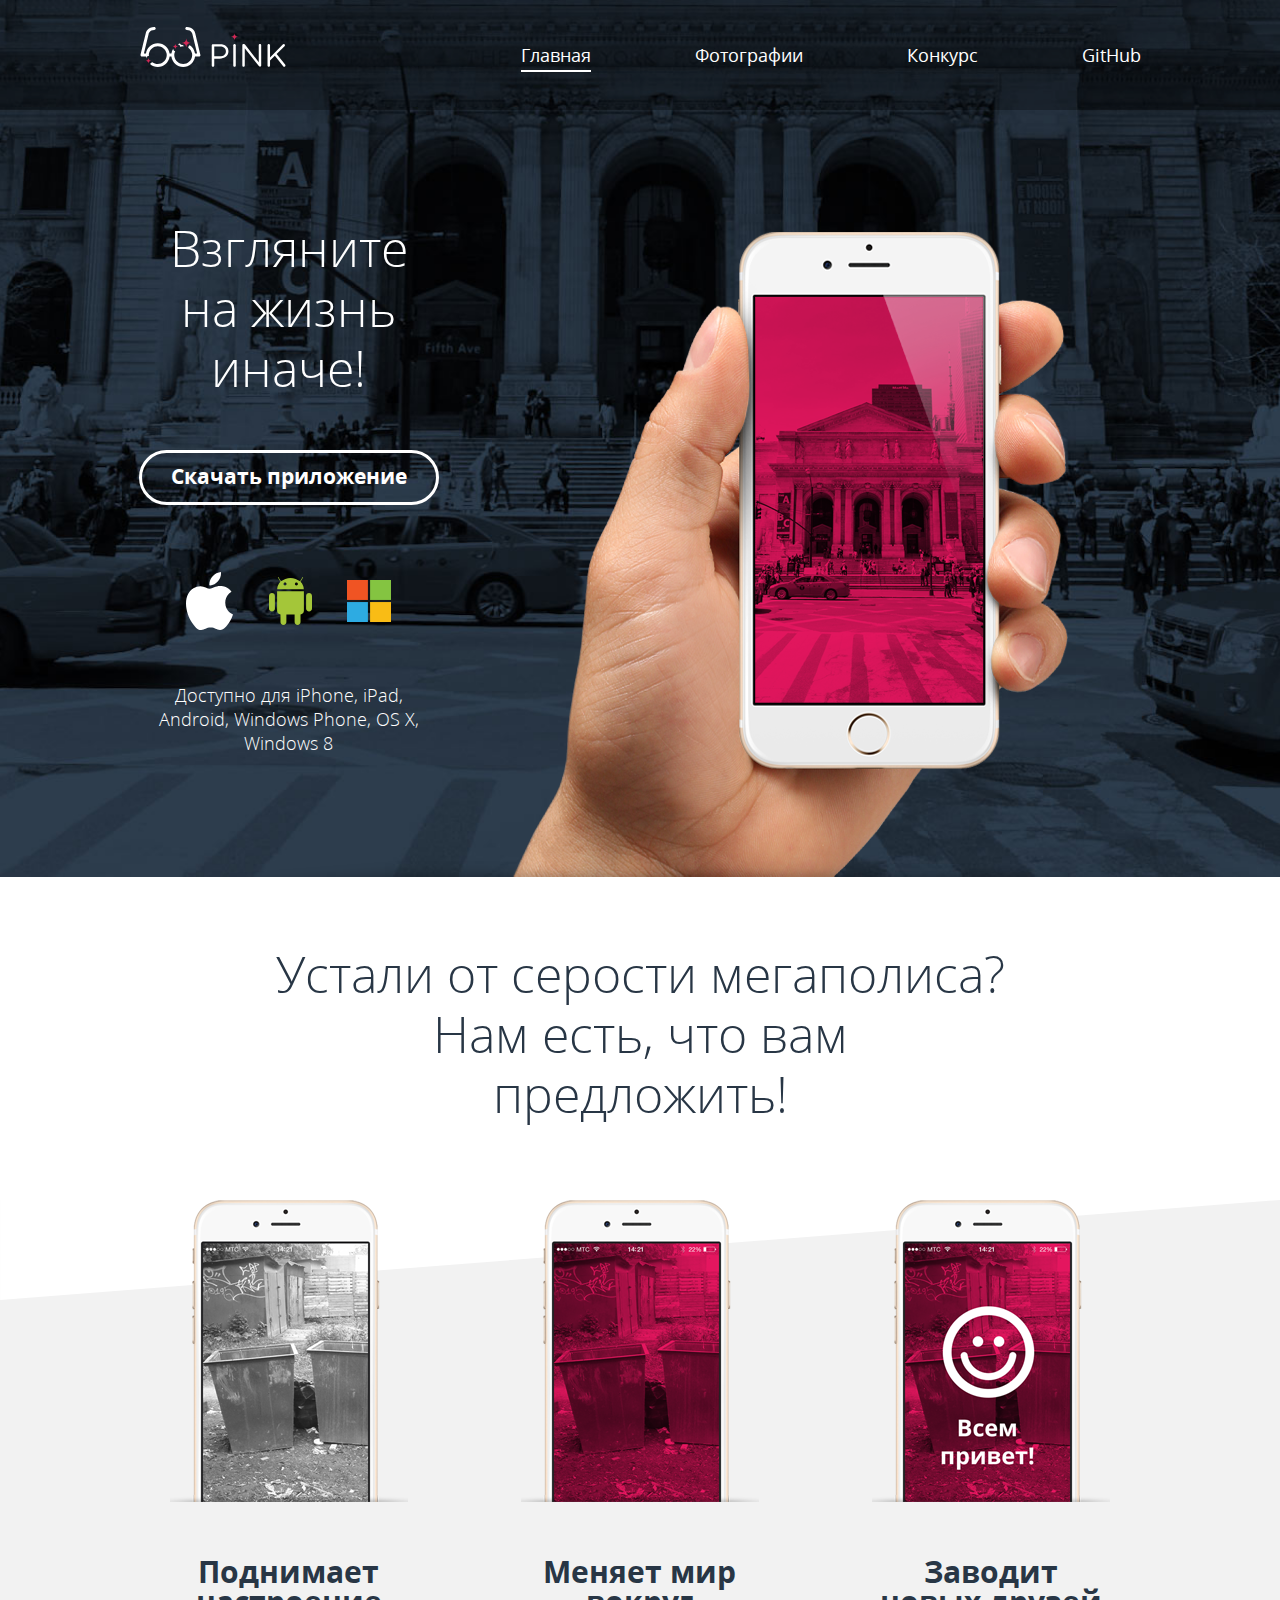
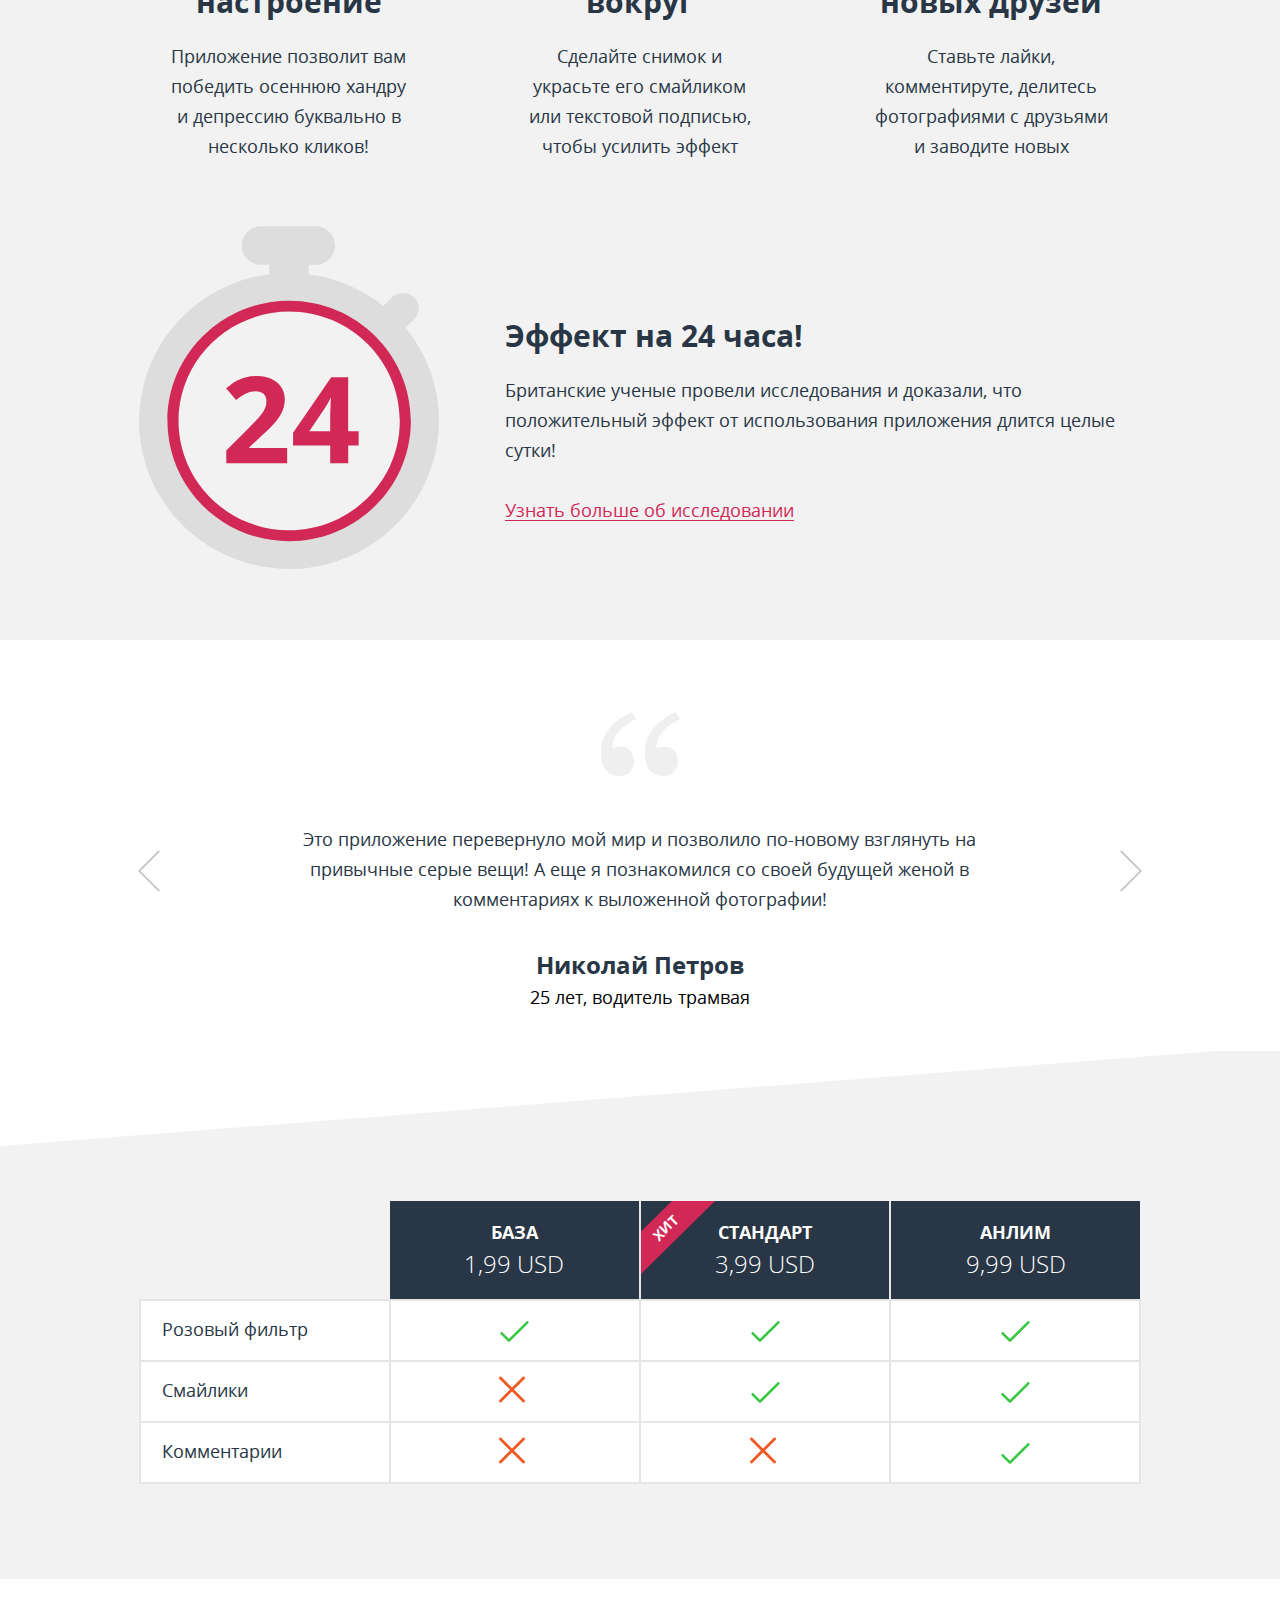
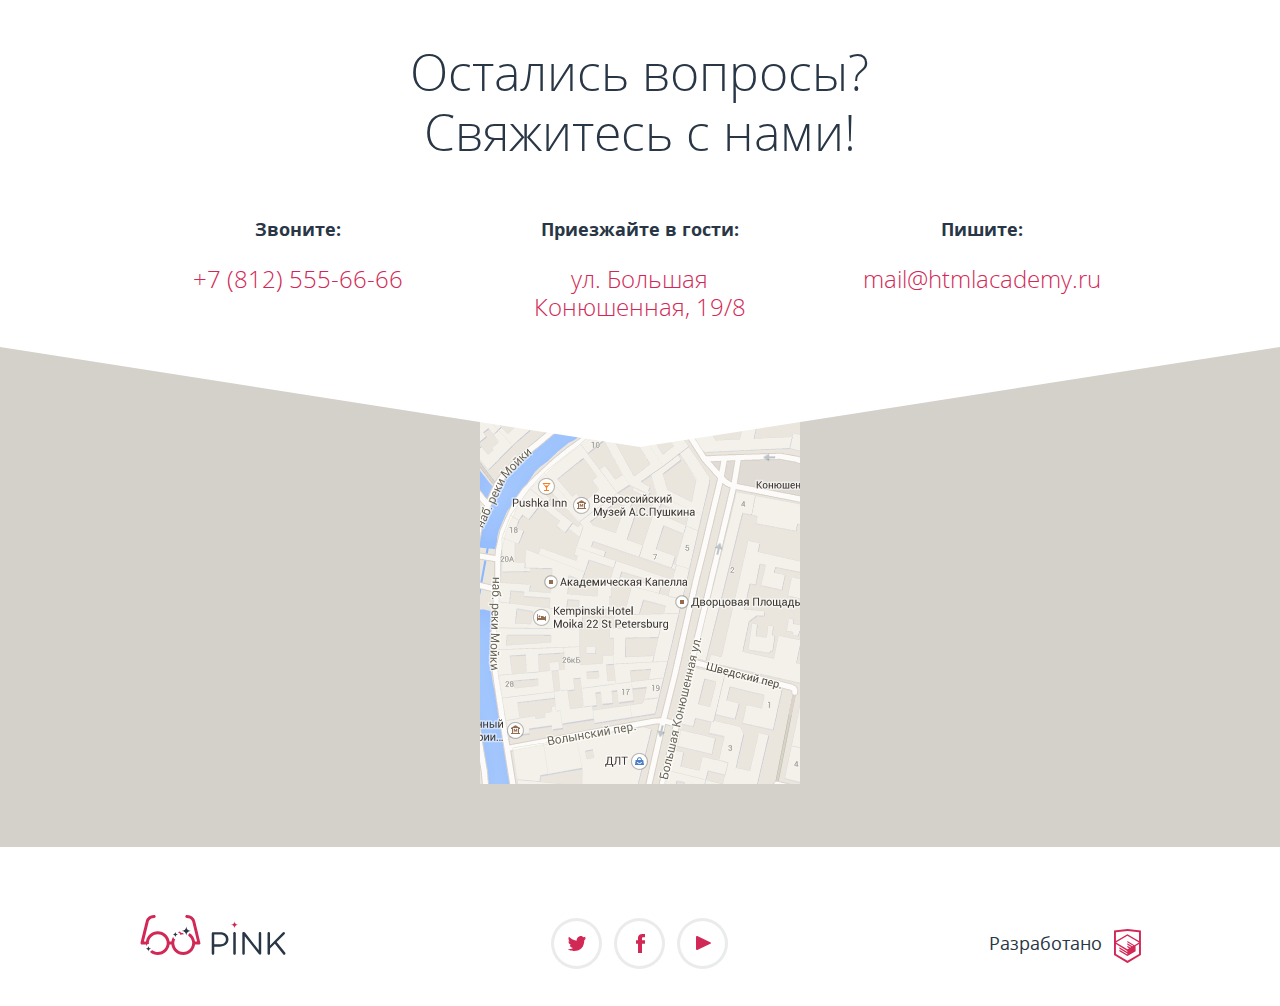
<file: index.html>
<!DOCTYPE html>
<html lang="ru">
  <head>
    <meta charset="UTF-8">
    <meta name="viewport" content="width=device-width, initial-scale=1">
    <title>Pink</title>
    <link rel="stylesheet" href="css/normalize.min.css">
    <link rel="stylesheet" href="css/style.min.css">
  </head>
  <body>
    <svg version="1.1" style="display: none">
      <symbol viewBox="0 0 42.084 47.041" id="android-logo">
        <path fill="#A4C639" d="M34.144,14.009H7.945c-0.009,0.11-0.018,0.22-0.018,0.333v18.755c0,1.926,1.457,3.49,3.316,3.627v7.434 c0,1.594,1.291,2.885,2.885,2.885c1.593,0,2.885-1.291,2.885-2.885v-7.42h8.058v7.42c0,1.594,1.291,2.885,2.885,2.885 c1.595,0,2.886-1.291,2.886-2.885v-7.434c1.858-0.137,3.315-1.701,3.315-3.627V14.342C34.157,14.229,34.153,14.119,34.144,14.009z"></path>
        <path id="c-4-9-2-9-2-9" fill="#A4C639" d="M2.886,15.679L2.886,15.679c1.593,0,2.886,1.292,2.886,2.885v12.378 c0,1.595-1.292,2.886-2.886,2.886l0,0C1.292,33.828,0,32.537,0,30.942V18.564C0,16.97,1.292,15.679,2.886,15.679z"></path>
        <path id="c-4-1-7-3-8-4" fill="#A4C639" d="M39.198,15.679L39.198,15.679c1.595,0,2.886,1.292,2.886,2.885v12.378 c0,1.595-1.291,2.886-2.886,2.886l0,0c-1.594,0-2.885-1.291-2.885-2.886V18.564C36.313,16.97,37.604,15.679,39.198,15.679z"></path>
        <path fill="#A4C639" d="M8.03,11.967h26.026c-0.039-2.783-1.234-5.322-3.187-7.275l2.446-4.235c0.082-0.146,0.031-0.331-0.112-0.415 c-0.146-0.084-0.331-0.034-0.415,0.111L30.416,4.26c-2.052-1.853-6.249-3.4-9.374-3.4l0,0c-3.016,0-7.322,1.547-9.374,3.4 L9.296,0.152C9.213,0.007,9.027-0.042,8.881,0.041C8.736,0.125,8.686,0.311,8.77,0.456l2.445,4.235 C9.265,6.645,8.068,9.184,8.03,11.967z M25.323,6.804c-0.002-0.805,0.664-1.46,1.488-1.462c0.826-0.002,1.494,0.648,1.498,1.454 c0,0.002,0,0.005,0,0.008c0.002,0.805-0.664,1.46-1.49,1.462c-0.823,0.002-1.493-0.649-1.496-1.454 C25.323,6.81,25.323,6.807,25.323,6.804z M14.18,6.804c-0.001-0.805,0.665-1.46,1.489-1.462c0.824-0.002,1.494,0.648,1.497,1.454 c0,0.002,0,0.005,0,0.008c0.002,0.805-0.664,1.46-1.488,1.462c-0.825,0.002-1.495-0.649-1.498-1.454 C14.18,6.81,14.18,6.807,14.18,6.804z"></path>
      </symbol>
      <symbol viewBox="0 0 46.21 56.753" id="apple-logo">
        <path fill="#FFFFFF" d="M38.593,30.15c0.081,8.59,7.535,11.447,7.617,11.483c-0.062,0.202-1.19,4.073-3.927,8.072 c-2.365,3.457-4.82,6.901-8.688,6.973c-3.799,0.07-5.021-2.253-9.365-2.253c-4.344,0-5.702,2.182-9.298,2.323 c-3.733,0.142-6.576-3.739-8.961-7.184c-4.875-7.046-8.598-19.91-3.597-28.593c2.484-4.313,6.925-7.043,11.743-7.114 c3.666-0.069,7.126,2.466,9.366,2.466c2.241,0,6.444-3.049,10.865-2.601c1.85,0.077,7.044,0.747,10.38,5.629 C44.459,19.519,38.531,22.971,38.593,30.15 M31.453,9.062C33.435,6.662,34.769,3.323,34.405,0c-2.857,0.115-6.312,1.904-8.36,4.302 c-1.837,2.123-3.445,5.521-3.011,8.778C26.218,13.326,29.47,11.461,31.453,9.062"></path>
      </symbol>
      <symbol viewBox="0 0 43.922 41.992" id="microsoft-logo">
        <path id="path5058" fill="#F05423" d="M20.874,19.953H0V0h20.874V19.953z"></path>
        <path id="path5060" fill="#84C441" d="M43.922,19.953H23.049V0h20.873V19.953z"></path>
        <path id="path5062" fill="#2DABE2" d="M20.873,41.992H0V22.04h20.873V41.992z"></path>
        <path id="path5064" fill="#F9BC15" d="M43.922,41.992H23.049V22.04h20.873V41.992z"></path>
      </symbol>
      <symbol viewBox="0 0 49.945 24.007" id="icon-menu-burger">
        <g id="miu">
          <g id="editor_list_view_hambuger_menu_glyph">
            <g>
              <path id="path-1" d="M1.137,0C0.51,0,0,0.428,0,1.01v1.981c0,0.558,0.494,1.01,1.139,1.01h47.671
                c0.628,0,1.138-0.428,1.138-1.01V1.01c0-0.558-0.494-1.01-1.138-1.01H1.137z M1.137,10.003C0.51,10.003,0,10.431,0,11.013v1.98
                c0,0.557,0.494,1.01,1.139,1.01h47.671c0.628,0,1.138-0.428,1.138-1.01v-1.98c0-0.558-0.494-1.01-1.138-1.01H1.137z
                 M1.137,20.005C0.51,20.005,0,20.434,0,21.016v1.981c0,0.557,0.494,1.01,1.139,1.01h47.671c0.628,0,1.138-0.428,1.138-1.01
                v-1.981c0-0.558-0.494-1.011-1.138-1.011H1.137z"></path>
            </g>
            <g>
              <path id="path-1_1_" d="M1.137,0C0.51,0,0,0.428,0,1.01v1.981c0,0.558,0.494,1.01,1.139,1.01h47.671
                c0.628,0,1.138-0.428,1.138-1.01V1.01c0-0.558-0.494-1.01-1.138-1.01H1.137z M1.137,10.003C0.51,10.003,0,10.431,0,11.013v1.98
                c0,0.557,0.494,1.01,1.139,1.01h47.671c0.628,0,1.138-0.428,1.138-1.01v-1.98c0-0.558-0.494-1.01-1.138-1.01H1.137z
                 M1.137,20.005C0.51,20.005,0,20.434,0,21.016v1.981c0,0.557,0.494,1.01,1.139,1.01h47.671c0.628,0,1.138-0.428,1.138-1.01
                v-1.981c0-0.558-0.494-1.011-1.138-1.011H1.137z"></path>
            </g>
          </g>
        </g>
      </symbol>
      <symbol viewBox="0 0 23.867 23.867" id="icon-menu-cross">
        <path d="M15.087,11.933l8.56-8.559c0.293-0.293,0.293-0.768,0-1.061L21.554,0.22C21.414,0.079,21.223,0,21.023,0 c-0.199,0-0.391,0.079-0.529,0.22l-8.561,8.56l-8.56-8.56c-0.282-0.282-0.78-0.282-1.061,0L0.22,2.313 c-0.293,0.293-0.293,0.768,0,1.061l8.56,8.559l-8.56,8.559c-0.293,0.293-0.293,0.768,0,1.062l2.093,2.094 c0.141,0.142,0.331,0.22,0.53,0.22c0.199,0,0.39-0.078,0.53-0.22l8.561-8.56l8.56,8.56c0.141,0.142,0.332,0.22,0.53,0.22 c0.199,0,0.39-0.078,0.53-0.22l2.093-2.094c0.293-0.294,0.293-0.769,0-1.062L15.087,11.933z"></path>
      </symbol>
      <symbol viewBox="0 0 74 73" id="hit_ribbon">
        <image id="hit_ribbon_img" data-name="hit ribbon" width="74" height="73" xmlns:xlink="http://www.w3.org/1999/xlink" xlink:href="[data-uri]"></image>
      </symbol>
      <symbol viewBox="-82.357 4.875 21.698 16.09" id="icon-yes">
        <path d="M-60.953,5.167c-0.391-0.391-1.023-0.391-1.414,0L-75.75,18.551l-4.9-4.9c-0.391-0.391-1.023-0.391-1.414,0 s-0.391,1.023,0,1.414l5.607,5.607c0.195,0.195,0.451,0.293,0.707,0.293s0.512-0.098,0.707-0.293l14.09-14.09 C-60.562,6.191-60.562,5.558-60.953,5.167z"></path>
      </symbol>
      <symbol viewBox="0 0 26.752 26.752" id="icon-no">
        <path d="M15.497,13.376L26.312,2.562c0.586-0.585,0.586-1.535,0-2.121s-1.535-0.586-2.121,0L13.376,11.255L2.562,0.439 c-0.586-0.586-1.535-0.586-2.121,0c-0.586,0.585-0.586,1.535,0,2.121l10.814,10.815L0.439,24.19c-0.586,0.586-0.586,1.535,0,2.121 c0.293,0.293,0.677,0.439,1.061,0.439s0.768-0.146,1.061-0.439l10.815-10.814L24.19,26.312c0.293,0.293,0.677,0.439,1.061,0.439 s0.768-0.146,1.061-0.439c0.586-0.586,0.586-1.535,0-2.121L15.497,13.376z"></path>
      </symbol>
      <symbol viewBox="0 0 21.706 41.719" id="icon-arrow-right">
        <path d="M19.661,20.859L0.248,1.446c-0.331-0.331-0.331-0.867,0-1.198c0.33-0.331,0.867-0.331,1.197,0l20.013,20.012 c0.33,0.33,0.33,0.867,0,1.197L1.445,41.471c-0.164,0.165-0.382,0.248-0.599,0.248s-0.434-0.083-0.599-0.248 c-0.331-0.331-0.331-0.867,0-1.198L19.661,20.859z"></path>
      </symbol>
      <symbol viewBox="0 0 21.706 41.719" id="icon-arrow-left">
        <path d="M2.045,20.859L21.458,1.446c0.331-0.331,0.331-0.867,0-1.198c-0.33-0.331-0.867-0.331-1.197,0L0.248,20.261 c-0.331,0.33-0.331,0.867,0,1.197l20.013,20.013c0.164,0.165,0.382,0.248,0.599,0.248s0.434-0.083,0.599-0.248 c0.331-0.331,0.331-0.867,0-1.198L2.045,20.859z"></path>
      </symbol>
      <symbol viewBox="0 0 17.5 14.663" id="icon-twitter">
        <g id="W6EeEF_1_">
          <g>
            <path fill-rule="evenodd" clip-rule="evenodd" d="M11.283,0.153c1.736-0.485,3.074,0.263,3.685,1.151
              c0.694-0.226,1.372-0.47,2.072-0.691c-0.004,0.841-0.538,1.478-0.883,1.727C16.861,2.506,17.5,1.86,17.5,1.86
              c-0.175,0.976-1.035,1.746-1.611,1.977C15.65,10.429,12.617,14.793,5.507,14.66c-0.538,0,0.077,0-0.46,0
              c-0.422,0-4.29-0.45-5.047-1.843c2.341,0.192,4.011-0.412,4.835-1.15c-0.989-0.293-2.761-0.464-3.07-2.881
              c0.362,0.105,0.583,0.223,1.228,0.117C1.757,8.067,0.385,7.366,0.461,5.218c0.294,0.32,1.1,0.523,1.381,0.461
              c-0.725-0.235-2.03-3.281-0.921-4.836C2.794,2.654,4.769,4.364,8.29,4.528C8.506,2.288,9.461,0.787,11.283,0.153z"></path>
          </g>
        </g>
      </symbol>
      <symbol viewBox="0 0 8.673 18.944" id="icon-facebook">
        <path d="M6.275,3.357c0.799,0,1.599,0,2.398,0c0-1.119,0-2.238,0-3.357c-0.959,0-1.92,0-2.878,0C2.656,0.181,1.54,2.387,1.948,6.115 H0v3.517h1.958c0,3.104,0,6.208,0,9.312c1.279,0,2.558,0,3.837,0c0-3.104,0-6.208,0-9.312h2.857V6.115H5.786 C5.765,5.07,5.75,3.709,6.275,3.357z"></path>
      </symbol>
      <symbol viewBox="0 0 14.64 13.96" id="icon-youtube">
        <path d="M1.775,13.78C0.799,14.257,0,13.758,0,12.671V1.29c0-1.088,0.799-1.585,1.775-1.109l12.133,5.932 c0.975,0.478,0.975,1.258,0,1.736L1.775,13.78z"></path>
      </symbol>
      <symbol viewBox="0 0 74.426 22.859" id="logo-pink-white-mobile">
        <g>
          <path d="M0,1.449c0-0.708,0.58-1.288,1.256-1.288h7.18c5.087,0,8.436,2.704,8.436,7.147v0.064 c0,4.861-4.057,7.373-8.854,7.373H2.544v6.825c0,0.708-0.58,1.288-1.288,1.288C0.58,22.859,0,22.279,0,21.571V1.449z M8.114,12.428 c3.734,0,6.182-1.996,6.182-4.958V7.405c0-3.22-2.415-4.894-6.054-4.894H2.544v9.917H8.114z"></path>
          <path d="M21.729,1.288C21.729,0.58,22.308,0,22.983,0c0.709,0,1.288,0.58,1.288,1.288v20.283 c0,0.708-0.579,1.288-1.288,1.288c-0.676,0-1.255-0.58-1.255-1.288V1.288z"></path>
          <path d="M30.87,1.32c0-0.676,0.579-1.256,1.256-1.256h0.354c0.58,0,0.934,0.29,1.288,0.74l13.684,17.45V1.256 C47.451,0.58,47.998,0,48.707,0c0.676,0,1.223,0.58,1.223,1.256v20.348c0,0.676-0.482,1.191-1.158,1.191h-0.129 c-0.548,0-0.934-0.322-1.32-0.772L33.349,4.153v17.45c0,0.676-0.547,1.256-1.255,1.256c-0.677,0-1.224-0.58-1.224-1.256V1.32z"></path>
          <path d="M56.3,1.288C56.3,0.58,56.879,0,57.556,0c0.708,0,1.287,0.58,1.287,1.288v12.331L71.689,0.451 C71.979,0.193,72.269,0,72.688,0c0.676,0,1.224,0.612,1.224,1.256c0,0.354-0.161,0.644-0.419,0.901l-7.984,7.92l8.564,10.561 c0.225,0.29,0.354,0.547,0.354,0.934c0,0.676-0.579,1.288-1.287,1.288c-0.483,0-0.806-0.258-1.03-0.58l-8.403-10.463l-4.862,4.861 v4.894c0,0.708-0.579,1.288-1.287,1.288c-0.677,0-1.256-0.58-1.256-1.288V1.288z"></path>
        </g>
      </symbol>
      <symbol viewBox="0 0 146.3 40.375" id="logo-pink-white-tablet">
        <g>
          <path d="M71.874,18.661c0-0.708,0.58-1.288,1.256-1.288h7.18c5.087,0,8.436,2.704,8.436,7.146v0.064 c0,4.861-4.057,7.373-8.854,7.373h-5.475v6.825c0,0.708-0.58,1.288-1.288,1.288c-0.676,0-1.256-0.58-1.256-1.288V18.661z M79.988,29.641c3.734,0,6.182-1.996,6.182-4.959v-0.063c0-3.22-2.414-4.894-6.053-4.894h-5.699v9.917H79.988L79.988,29.641z"></path>
          <path d="M93.603,18.5c0-0.708,0.579-1.288,1.255-1.288c0.709,0,1.288,0.58,1.288,1.288v20.283 c0,0.708-0.579,1.287-1.288,1.287c-0.676,0-1.255-0.579-1.255-1.287V18.5z"></path>
          <path d="M102.744,18.532c0-0.676,0.58-1.256,1.256-1.256h0.354c0.58,0,0.935,0.29,1.288,0.74l13.684,17.45V18.468 c0-0.676,0.547-1.256,1.256-1.256c0.676,0,1.224,0.58,1.224,1.256v20.349c0,0.676-0.481,1.19-1.158,1.19h-0.129 c-0.548,0-0.935-0.321-1.319-0.772l-13.975-17.868v17.45c0,0.676-0.547,1.256-1.256,1.256c-0.676,0-1.223-0.58-1.223-1.256V18.532 H102.744z"></path>
          <path d="M128.173,18.5c0-0.708,0.58-1.288,1.257-1.288c0.708,0,1.286,0.58,1.286,1.288v12.331l12.848-13.168 c0.29-0.257,0.579-0.451,0.998-0.451c0.676,0,1.225,0.612,1.225,1.256c0,0.354-0.162,0.644-0.42,0.901l-7.984,7.92l8.564,10.561 c0.225,0.291,0.354,0.547,0.354,0.935c0,0.676-0.578,1.288-1.286,1.288c-0.483,0-0.806-0.258-1.03-0.58l-8.402-10.463l-4.863,4.861 v4.894c0,0.708-0.578,1.288-1.286,1.288c-0.677,0-1.257-0.58-1.257-1.288V18.5H128.173z"></path>
        </g>
        <path d="M60.498,28.266"></path>
        <path d="M60.462,28.016c-0.002-0.009-5.175-21.365-5.175-21.365C54.926,4.303,52.694,0,46.688,0 c-0.829,0-1.5,0.671-1.5,1.5s0.671,1.5,1.5,1.5c4.856,0,5.575,3.729,5.639,4.143l4.767,19.701h-2.073 c-0.742-5.927-5.802-10.531-11.927-10.531s-11.186,4.604-11.927,10.531h-1.82c-0.741-5.927-5.802-10.531-11.927-10.531 S6.235,20.917,5.493,26.844H3.42L8.187,7.143C8.25,6.729,8.97,3,13.826,3c0.829,0,1.5-0.671,1.5-1.5S14.655,0,13.826,0 C7.82,0,5.588,4.303,5.227,6.651c0,0-5.173,21.356-5.175,21.365c-0.266,1.109,0.531,1.826,1.426,1.826 c0.012,0,0.023,0.004,0.036,0.004h3.982c0.741,5.926,5.802,10.53,11.927,10.53s11.185-4.604,11.927-10.53h1.814 c0.742,5.926,5.802,10.53,11.927,10.53s11.186-4.604,11.927-10.53H59c0.012,0,0.023-0.004,0.036-0.004 C59.931,29.842,60.728,29.125,60.462,28.016z M26.315,29.844c-0.715,4.272-4.421,7.531-8.896,7.531c-4.475,0-8.18-3.259-8.896-7.531 c-0.082-0.488-0.135-0.988-0.135-1.5s0.053-1.011,0.135-1.5c0.715-4.271,4.421-7.531,8.896-7.531c4.475,0,8.18,3.26,8.896,7.531 c0.082,0.489,0.135,0.988,0.135,1.5S26.397,29.355,26.315,29.844z M51.99,29.844c-0.716,4.272-4.421,7.531-8.896,7.531 c-4.475,0-8.181-3.259-8.896-7.531c-0.082-0.488-0.135-0.988-0.135-1.5s0.053-1.011,0.135-1.5c0.716-4.271,4.421-7.531,8.896-7.531 c4.475,0,8.181,3.26,8.896,7.531c0.082,0.489,0.135,0.988,0.135,1.5S52.072,29.355,51.99,29.844z"></path>
      </symbol>
      <symbol viewBox="0 0 146.3 40.375" id="logo-pink-white-desktop">
        <g>
          <path d="M71.874,18.661c0-0.708,0.58-1.288,1.256-1.288h7.18c5.087,0,8.436,2.704,8.436,7.146v0.064 c0,4.861-4.057,7.373-8.854,7.373h-5.475v6.825c0,0.708-0.58,1.288-1.288,1.288c-0.676,0-1.256-0.58-1.256-1.288V18.661z M79.988,29.641c3.734,0,6.182-1.996,6.182-4.959v-0.063c0-3.22-2.414-4.894-6.053-4.894h-5.699v9.917H79.988L79.988,29.641z"></path>
          <path d="M93.603,18.5c0-0.708,0.579-1.288,1.255-1.288c0.709,0,1.288,0.58,1.288,1.288v20.283 c0,0.708-0.579,1.287-1.288,1.287c-0.676,0-1.255-0.579-1.255-1.287V18.5z"></path>
          <path d="M102.744,18.532c0-0.676,0.58-1.256,1.256-1.256h0.354c0.58,0,0.935,0.29,1.288,0.74l13.684,17.45V18.468 c0-0.676,0.547-1.256,1.256-1.256c0.676,0,1.224,0.58,1.224,1.256v20.349c0,0.676-0.481,1.19-1.158,1.19h-0.129 c-0.548,0-0.935-0.321-1.319-0.772l-13.975-17.868v17.45c0,0.676-0.547,1.256-1.256,1.256c-0.676,0-1.223-0.58-1.223-1.256V18.532 H102.744z"></path>
          <path d="M128.173,18.5c0-0.708,0.58-1.288,1.257-1.288c0.708,0,1.286,0.58,1.286,1.288v12.331l12.848-13.168 c0.29-0.257,0.579-0.451,0.998-0.451c0.676,0,1.225,0.612,1.225,1.256c0,0.354-0.162,0.644-0.42,0.901l-7.984,7.92l8.564,10.561 c0.225,0.291,0.354,0.547,0.354,0.935c0,0.676-0.578,1.288-1.286,1.288c-0.483,0-0.806-0.258-1.03-0.58l-8.402-10.463l-4.863,4.861 v4.894c0,0.708-0.578,1.288-1.286,1.288c-0.677,0-1.257-0.58-1.257-1.288V18.5H128.173z"></path>
        </g>
        <path fill="#D22856" d="M98.498,9.875c-2.002,0-3.623-1.623-3.623-3.624c0,2.001-1.623,3.624-3.625,3.624 c2.002,0,3.625,1.623,3.625,3.624C94.875,11.498,96.496,9.875,98.498,9.875z"></path>
        <g>
          <path d="M43.094,19.313c0.246,0,0.489,0.014,0.73,0.033c-0.437-0.728-1.227-1.221-2.136-1.221 c-0.877,0-1.614-0.568-1.884-1.354c-0.727,0.208-1.425,0.482-2.089,0.816c0.062,0.017,0.122,0.038,0.188,0.038c1.104,0,2,0.896,2,2 c0,0.096-0.015,0.188-0.028,0.281C40.875,19.524,41.959,19.313,43.094,19.313z"></path>
          <path d="M60.462,28.016c-0.002-0.009-5.175-21.365-5.175-21.365C54.926,4.303,52.694,0,46.688,0 c-0.829,0-1.5,0.671-1.5,1.5s0.671,1.5,1.5,1.5c4.856,0,5.575,3.729,5.639,4.143l4.767,19.701h-2.073 c-0.445-3.557-2.453-6.628-5.305-8.522c-0.897,0.379-1.529,1.269-1.529,2.303c0,0.088-0.015,0.171-0.026,0.256 c1.991,1.358,3.415,3.489,3.829,5.964c0.082,0.489,0.135,0.988,0.135,1.5s-0.053,1.012-0.135,1.5 c-0.716,4.272-4.421,7.531-8.896,7.531c-4.475,0-8.181-3.259-8.896-7.531c-0.082-0.488-0.135-0.988-0.135-1.5 s0.053-1.011,0.135-1.5c0.147-0.878,0.427-1.711,0.808-2.483c-1.034-0.078-1.852-0.932-1.852-1.985 c0-0.189-0.077-0.357-0.192-0.489c-0.938,1.469-1.569,3.15-1.795,4.958h-1.82c-0.741-5.927-5.802-10.531-11.927-10.531 S6.235,20.917,5.493,26.844H3.42L8.187,7.143C8.25,6.729,8.97,3,13.826,3c0.829,0,1.5-0.671,1.5-1.5S14.655,0,13.826,0 C7.82,0,5.588,4.303,5.227,6.651c0,0-5.173,21.356-5.175,21.365c-0.266,1.109,0.531,1.826,1.426,1.826 c0.012,0,0.023,0.004,0.036,0.004h3.982c0.079,0.628,0.215,1.237,0.387,1.831c0.059-0.106,0.102-0.224,0.102-0.354 c0-1.104,0.896-2,2-2c0.166,0,0.324,0.025,0.478,0.063c-0.043-0.343-0.074-0.688-0.074-1.042c0-0.512,0.053-1.011,0.135-1.5 c0.715-4.271,4.421-7.531,8.896-7.531s8.18,3.26,8.896,7.531c0.082,0.489,0.135,0.988,0.135,1.5s-0.053,1.012-0.135,1.5 c-0.715,4.272-4.421,7.531-8.896,7.531c-2.022,0-3.883-0.67-5.386-1.794c-0.35,0.302-0.8,0.491-1.299,0.491 c-0.413,0-0.749,0.336-0.749,0.748c0,0.29-0.065,0.564-0.176,0.812c2.075,1.708,4.722,2.743,7.614,2.743 c6.125,0,11.185-4.604,11.927-10.53h1.814c0.742,5.926,5.802,10.53,11.927,10.53s11.186-4.604,11.927-10.53H59 c0.012,0,0.023-0.004,0.036-0.004C59.931,29.842,60.728,29.125,60.462,28.016z"></path>
        </g>
        <g>
          <g>
            <path fill="#D22856" d="M50.686,16.125c-2.485,0-4.499-2.014-4.499-4.499c0,2.485-2.014,4.499-4.499,4.499
              c2.485,0,4.499,2.014,4.499,4.499C46.187,18.139,48.2,16.125,50.686,16.125z"></path>
          </g>
        </g>
        <g>
          <g>
            <path fill="#D22856" d="M37.904,19.626c-1.519,0-2.749-1.23-2.749-2.749c0,1.519-1.23,2.749-2.749,2.749
              c1.519,0,2.749,1.229,2.749,2.749C35.155,20.855,36.386,19.626,37.904,19.626z"></path>
          </g>
        </g>
        <g>
          <g>
            <path fill="#D22856" d="M10.734,34.072c-1.519,0-2.749-1.23-2.749-2.75c0,1.52-1.23,2.75-2.749,2.75
              c1.519,0,2.749,1.229,2.749,2.748C7.985,35.303,9.215,34.072,10.734,34.072z"></path>
          </g>
        </g>
      </symbol>
      <symbol viewBox="0 0 146.3 40.375" id="logo-pink-blue-mobile">
        <g>
          <path d="M71.874,18.661c0-0.708,0.58-1.288,1.256-1.288h7.18c5.087,0,8.436,2.704,8.436,7.146v0.063 c0,4.86-4.057,7.373-8.854,7.373h-5.475v6.825c0,0.708-0.58,1.287-1.289,1.287c-0.676,0-1.256-0.58-1.256-1.287L71.874,18.661 L71.874,18.661z M79.988,29.641c3.734,0,6.182-1.996,6.182-4.959v-0.062c0-3.221-2.414-4.894-6.053-4.894h-5.699v9.917h5.57V29.641 z"></path>
          <path d="M93.603,18.5c0-0.708,0.579-1.288,1.255-1.288c0.709,0,1.288,0.58,1.288,1.288v20.283 c0,0.708-0.579,1.287-1.288,1.287c-0.676,0-1.255-0.579-1.255-1.287V18.5z"></path>
          <path d="M102.744,18.532c0-0.676,0.58-1.256,1.256-1.256h0.354c0.58,0,0.935,0.29,1.288,0.74l13.684,17.45V18.468 c0-0.676,0.547-1.256,1.256-1.256c0.676,0,1.225,0.58,1.225,1.256v20.349c0,0.677-0.48,1.19-1.158,1.19h-0.129 c-0.548,0-0.936-0.321-1.318-0.772l-13.976-17.867v17.449c0,0.677-0.547,1.257-1.257,1.257c-0.676,0-1.223-0.58-1.223-1.257V18.532 H102.744z"></path>
          <path d="M128.173,18.5c0-0.708,0.58-1.288,1.257-1.288c0.708,0,1.286,0.58,1.286,1.288v12.331l12.848-13.168 c0.29-0.257,0.579-0.451,0.998-0.451c0.676,0,1.225,0.612,1.225,1.256c0,0.354-0.162,0.644-0.42,0.901l-7.984,7.92l8.564,10.561 c0.225,0.291,0.354,0.547,0.354,0.936c0,0.676-0.577,1.288-1.285,1.288c-0.482,0-0.807-0.259-1.03-0.58l-8.401-10.464l-4.863,4.861 v4.895c0,0.708-0.578,1.288-1.286,1.288c-0.677,0-1.257-0.58-1.257-1.288V18.5H128.173z"></path>
        </g>
        <path d="M60.498,28.266"></path>
        <path fill="#D22856" d="M60.462,28.016c-0.002-0.009-5.175-21.365-5.175-21.365C54.926,4.303,52.694,0,46.688,0 c-0.829,0-1.5,0.671-1.5,1.5s0.671,1.5,1.5,1.5c4.856,0,5.575,3.729,5.639,4.143l4.767,19.701h-2.073 c-0.742-5.927-5.802-10.531-11.927-10.531s-11.186,4.604-11.927,10.531h-1.82c-0.741-5.927-5.802-10.531-11.927-10.531 S6.235,20.917,5.493,26.844H3.42L8.187,7.143C8.25,6.729,8.97,3,13.826,3c0.829,0,1.5-0.671,1.5-1.5S14.655,0,13.826,0 C7.82,0,5.588,4.303,5.227,6.651c0,0-5.173,21.356-5.175,21.365c-0.266,1.109,0.531,1.826,1.426,1.826 c0.012,0,0.023,0.004,0.036,0.004h3.982c0.741,5.926,5.802,10.53,11.927,10.53s11.185-4.604,11.927-10.53h1.814 c0.742,5.926,5.802,10.53,11.927,10.53s11.186-4.604,11.927-10.53H59c0.012,0,0.023-0.004,0.036-0.004 C59.931,29.842,60.728,29.125,60.462,28.016z M26.315,29.844c-0.715,4.272-4.421,7.531-8.896,7.531s-8.18-3.259-8.896-7.531 c-0.082-0.488-0.135-0.988-0.135-1.5s0.053-1.011,0.135-1.5c0.715-4.271,4.421-7.531,8.896-7.531s8.18,3.26,8.896,7.531 c0.082,0.489,0.135,0.988,0.135,1.5S26.397,29.355,26.315,29.844z M51.99,29.844c-0.716,4.272-4.421,7.531-8.896,7.531 c-4.475,0-8.181-3.259-8.896-7.531c-0.082-0.488-0.135-0.988-0.135-1.5s0.053-1.011,0.135-1.5c0.716-4.271,4.421-7.531,8.896-7.531 c4.475,0,8.181,3.26,8.896,7.531c0.082,0.489,0.135,0.988,0.135,1.5S52.072,29.355,51.99,29.844z"></path>
      </symbol>
      <symbol viewBox="0 0 146.3 40.375" id="logo-pink-blue-desktop">
        <g>
          <path d="M71.874,18.661c0-0.708,0.58-1.288,1.256-1.288h7.18c5.087,0,8.436,2.704,8.436,7.146v0.063 c0,4.86-4.057,7.373-8.854,7.373h-5.475v6.825c0,0.708-0.58,1.287-1.289,1.287c-0.676,0-1.256-0.58-1.256-1.287L71.874,18.661 L71.874,18.661z M79.988,29.641c3.734,0,6.182-1.996,6.182-4.959v-0.062c0-3.221-2.414-4.894-6.053-4.894h-5.699v9.917h5.57V29.641 z"></path>
          <path d="M93.603,18.5c0-0.708,0.579-1.288,1.255-1.288c0.709,0,1.288,0.58,1.288,1.288v20.283 c0,0.708-0.579,1.287-1.288,1.287c-0.676,0-1.255-0.579-1.255-1.287V18.5z"></path>
          <path d="M102.744,18.532c0-0.676,0.58-1.256,1.256-1.256h0.354c0.58,0,0.935,0.29,1.288,0.74l13.684,17.45V18.468 c0-0.676,0.547-1.256,1.256-1.256c0.676,0,1.225,0.58,1.225,1.256v20.349c0,0.677-0.48,1.19-1.158,1.19h-0.129 c-0.548,0-0.936-0.321-1.318-0.772l-13.976-17.867v17.449c0,0.677-0.547,1.257-1.257,1.257c-0.676,0-1.223-0.58-1.223-1.257V18.532 H102.744z"></path>
          <path d="M128.173,18.5c0-0.708,0.58-1.288,1.257-1.288c0.708,0,1.286,0.58,1.286,1.288v12.331l12.848-13.168 c0.29-0.257,0.579-0.451,0.998-0.451c0.676,0,1.225,0.612,1.225,1.256c0,0.354-0.162,0.644-0.42,0.901l-7.984,7.92l8.564,10.561 c0.225,0.291,0.354,0.547,0.354,0.936c0,0.676-0.577,1.288-1.285,1.288c-0.482,0-0.807-0.259-1.03-0.58l-8.401-10.464l-4.863,4.861 v4.895c0,0.708-0.578,1.288-1.286,1.288c-0.677,0-1.257-0.58-1.257-1.288V18.5H128.173z"></path>
        </g>
        <path fill="#D22856" d="M98.498,9.875c-2.002,0-3.623-1.623-3.623-3.624c0,2.001-1.623,3.624-3.625,3.624 c2.002,0,3.625,1.623,3.625,3.624C94.875,11.498,96.496,9.875,98.498,9.875z"></path>
        <g>
          <path fill="#D22856" d="M43.094,19.313c0.246,0,0.489,0.014,0.73,0.033c-0.437-0.728-1.227-1.221-2.136-1.221 c-0.877,0-1.614-0.568-1.884-1.354c-0.727,0.208-1.425,0.482-2.089,0.816c0.062,0.017,0.122,0.038,0.188,0.038c1.104,0,2,0.896,2,2 c0,0.096-0.015,0.188-0.028,0.281C40.875,19.524,41.959,19.313,43.094,19.313z"></path>
          <path fill="#D22856" d="M60.462,28.016c-0.002-0.009-5.175-21.365-5.175-21.365C54.926,4.303,52.694,0,46.688,0 c-0.829,0-1.5,0.671-1.5,1.5s0.671,1.5,1.5,1.5c4.856,0,5.575,3.729,5.639,4.143l4.767,19.701h-2.073 c-0.445-3.557-2.453-6.628-5.305-8.522c-0.897,0.379-1.529,1.269-1.529,2.303c0,0.088-0.015,0.171-0.026,0.256 c1.991,1.358,3.415,3.489,3.829,5.965c0.082,0.488,0.135,0.987,0.135,1.5c0,0.512-0.053,1.012-0.135,1.5 c-0.716,4.271-4.421,7.53-8.896,7.53c-4.475,0-8.181-3.259-8.896-7.53c-0.082-0.488-0.135-0.988-0.135-1.5 c0-0.513,0.053-1.012,0.135-1.5c0.147-0.879,0.427-1.712,0.808-2.484c-1.034-0.077-1.852-0.932-1.852-1.984 c0-0.189-0.077-0.357-0.192-0.488c-0.938,1.469-1.569,3.149-1.795,4.957h-1.82c-0.741-5.927-5.802-10.531-11.927-10.531 S6.235,20.917,5.493,26.844H3.42L8.187,7.143C8.25,6.729,8.97,3,13.826,3c0.829,0,1.5-0.671,1.5-1.5S14.655,0,13.826,0 C7.82,0,5.588,4.303,5.227,6.651c0,0-5.173,21.356-5.175,21.365c-0.266,1.109,0.531,1.826,1.426,1.826 c0.012,0,0.023,0.004,0.036,0.004h3.982c0.079,0.629,0.215,1.237,0.387,1.831c0.059-0.106,0.102-0.224,0.102-0.354 c0-1.104,0.896-2,2-2c0.166,0,0.324,0.024,0.478,0.062c-0.043-0.343-0.074-0.688-0.074-1.042c0-0.512,0.053-1.011,0.135-1.5 c0.715-4.271,4.421-7.531,8.896-7.531s8.18,3.26,8.896,7.531c0.082,0.489,0.135,0.988,0.135,1.5s-0.053,1.012-0.135,1.5 c-0.715,4.272-4.421,7.531-8.896,7.531c-2.022,0-3.883-0.67-5.386-1.794c-0.35,0.302-0.8,0.491-1.299,0.491 c-0.413,0-0.749,0.336-0.749,0.748c0,0.289-0.065,0.563-0.176,0.812c2.075,1.708,4.722,2.743,7.614,2.743 c6.125,0,11.185-4.604,11.927-10.529h1.814c0.742,5.926,5.802,10.529,11.927,10.529s11.186-4.604,11.927-10.529H59 c0.012,0,0.023-0.005,0.036-0.005C59.931,29.842,60.728,29.125,60.462,28.016z"></path>
        </g>
        <g>
          <g>
            <path d="M50.686,16.125c-2.485,0-4.499-2.014-4.499-4.499c0,2.485-2.014,4.499-4.499,4.499
              c2.485,0,4.499,2.014,4.499,4.499C46.187,18.139,48.2,16.125,50.686,16.125z"></path>
          </g>
        </g>
        <g>
          <g>
            <path d="M37.904,19.626c-1.519,0-2.749-1.23-2.749-2.749c0,1.519-1.23,2.749-2.749,2.749
              c1.519,0,2.749,1.229,2.749,2.749C35.155,20.855,36.386,19.626,37.904,19.626z"></path>
          </g>
        </g>
        <g>
          <g>
            <path d="M10.734,34.072c-1.519,0-2.749-1.23-2.749-2.75c0,1.52-1.23,2.75-2.749,2.75
              c1.519,0,2.749,1.229,2.749,2.748C7.985,35.303,9.215,34.072,10.734,34.072z"></path>
          </g>
        </g>
      </symbol>
      <symbol viewBox="0 0 60 60" id="logo-htmlacademy">
        <path d="M30.2 5h-.2l-19.7 2.1v36.2l19.7 11.7 19.7-11.7v-36.2l-19.5-2.1zm17 36.8l-17.2 10.2-17.2-10.2v-14.8l17.1 10.2v1.8l-11.7-7v1.8l11.8 7.1v1.9l-11.8-7v1.8l11.8 7 11.9-7.1v-7.6l5.3-3.2v15.1zm-.1-17l-4.7 2.8-2.2 1.3-10.3-6.1v1.8l8.8 5.3h-.1l-.2.1-1.3.7-7.3-4.3v1.8l5.8 3.4-1.4.9-4.3-2.6v1.8l2.9 1.7-2.9 1.7-17-10.1 17-10.2 17.2 10zm.1-1.8l-17.3-10.2-17.1 10.2v-13.6l17.2-1.8 17.2 1.8v13.6z"></path>
      </symbol>
    </svg>
    <header class="page-header  page-header--nojs">
      <h1 class="visually-hidden">Сайт приложения Pink</h1>
      <nav class="main-nav  main-nav--closed  main-nav--nojs">
        <div class="main-nav__menu">
          <a class="logo  logo--header">
            <svg class="logo__img  logo__img--mobile" width="75" height="22"><use xmlns:xlink="http://www.w3.org/1999/xlink" xlink:href="#logo-pink-white-mobile"></use></svg>
            <svg class="logo__img  logo__img--tablet" width="148" height="40"><use xmlns:xlink="http://www.w3.org/1999/xlink" xlink:href="#logo-pink-white-tablet"></use></svg>
            <svg class="logo__img  logo__img--desktop" width="148" height="40"><use xmlns:xlink="http://www.w3.org/1999/xlink" xlink:href="#logo-pink-white-desktop"></use></svg>
          </a>
          <button class="main-nav__toggle"><span class="visually-hidden">Открыть меню</span></button>
        </div>
        <ul class="main-nav__list">
          <li class="main-nav__item"><a class="main-nav__link  main-nav__link--active">Главная</a></li>
          <li class="main-nav__item"><a class="main-nav__link" href="photo.html">Фотографии</a></li>
          <li class="main-nav__item"><a class="main-nav__link" href="form.html">Конкурс</a></li>
          <li class="main-nav__item"><a class="main-nav__link" href="https://github.com/demikhovr">GitHub</a></li>
        </ul>
      </nav>
    </header>
    <section class="promo">
      <div class="promo__wrapper">
        <h2 class="promo__title">Взгляните на жизнь иначе!</h2>
        <div class="promo__download">
          <a class="promo__btn  btn" href="#">Скачать приложение</a>
          <ul class="promo__download-list">
            <li class="promo__download-item"><a class="promo__download-link" href="#"><img src="img/logo-apple.svg" width="47" height="56" alt="скачать на iOS"></a></li>
            <li class="promo__download-item"><a class="promo__download-link" href="#"><img src="img/logo-android.svg" width="43" height="47" alt="скачать на Android"></a></li>
            <li class="promo__download-item"><a class="promo__download-link" href="#"><img src="img/logo-microsoft.svg" width="44" height="41" alt="скачать на Windows Phone"></a></li>
          </ul>
          <p>Доступно для iPhone, iPad, Android, Windows Phone, OS X, Windows 8</p>
        </div>
      </div>
    </section>
    <section class="features">
      <h2 class="features__title  visually-hidden">Особенности приложения:</h2>
      <div class="features__intro">
        <p>Устали от серости мегаполиса?</p>
        <p>Нам есть, что вам<br> предложить!</p>
      </div>
      <div class="features__list-wrapper">
        <ul class="features__list">
          <li class="features__item  features__item--monochrome">
            <h3 class="features__item-title">Поднимает настроение</h3>
            <p class="features__descr">Приложение позволит вам победить осеннюю хандру и депрессию буквально в несколько кликов!</p>
          </li>
          <li class="features__item  features__item--colorful">
            <h3 class="features__item-title">Меняет мир вокруг</h3>
            <p class="features__descr">Сделайте снимок и украсьте его смайликом или текстовой подписью, чтобы усилить эффект</p>
          </li>
          <li class="features__item  features__item--smile">
            <h3 class="features__item-title">Заводит новых друзей</h3>
            <p class="features__descr">Ставьте лайки, комментируте, делитесь фотографиями с друзьями и заводите новых</p>
          </li>
        </ul>
      </div>
    </section>
    <section class="research">
      <h2 class="visually-hidden">Результаты исследования</h2>
      <div class="research__wrapper">
        <h3 class="research__title">Эффект<br> на 24 часа!</h3>
        <p class="research__descr">Британские ученые провели исследования и доказали,
        что положительный эффект от использования приложения длится целые сутки!</p>
        <a class="research__link" href="#">Узнать больше об исследовании</a>
      </div>
    </section>
    <section class="reviews">
      <div class="reviews__wrapper">
        <h2 class="reviews__title  visually-hidden">Комментарии пользователей:</h2>
        <input class="slider__input" type="radio" name="reviews" id="slider-reviews-1" checked>
        <input class="slider__input" type="radio" name="reviews" id="slider-reviews-2">
        <input class="slider__input" type="radio" name="reviews" id="slider-reviews-3">
        <ul class="reviews__list  slider">
          <li class="reviews__item  slider__item">
            <p class="reviews__author-name">Николай Петров</p>
            <p class="reviews__author-info">25 лет, водитель трамвая</p>
            <p class="reviews__comment">Это приложение перевернуло мой мир и позволило по-новому взглянуть на привычные серые вещи! А еще я познакомился со своей будущей женой в комментариях к выложенной фотографии!</p>
          </li>
          <li class="reviews__item  slider__item">
            <p class="reviews__author-name">Николай Петров</p>
            <p class="reviews__author-info">25 лет, водитель трамвая</p>
            <p class="reviews__comment">Lorem ipsum dolor sit amet, consectetur adipisicing elit. Aspernatur deleniti assumenda impedit quibusdam unde eos eius, distinctio mollitia culpa, nesciunt officia totam repudiandae? Dolor adipisci sit quo voluptatem deleniti, pariatur.</p>
          </li>
          <li class="reviews__item  slider__item">
            <p class="reviews__author-name">Николай Петров</p>
            <p class="reviews__author-info">25 лет, водитель трамвая</p>
            <p class="reviews__comment">Это приложение перевернуло мой мир и позволило по-новому взглянуть на привычные серые вещи! А еще я познакомился со своей будущей женой в комментариях к выложенной фотографии!</p>
          </li>
        </ul>
        <div class="slider__toggles  slider__toggles--reviews">
          <label class="slider__toggle" for="slider-reviews-1"></label>
          <label class="slider__toggle" for="slider-reviews-2"></label>
          <label class="slider__toggle" for="slider-reviews-3"></label>
        </div>
        <button class="reviews__toggle  reviews__toggle--left  slider__prev">
          <span class="visually-hidden">Следующий слайд</span>
          <svg class="arrow" width="22" height="41"><use xmlns:xlink="http://www.w3.org/1999/xlink" xlink:href="#icon-arrow-left"></use></svg>
        </button>
        <button class="reviews__toggle  reviews__toggle--right  slider__next">
          <span class="visually-hidden">Предыдущий слайд</span>
          <svg class="arrow" width="22" height="41"><use xmlns:xlink="http://www.w3.org/1999/xlink" xlink:href="#icon-arrow-right"></use></svg>
        </button>
      </div>
    </section>
    <section class="price">
      <div class="price__wrapper">
        <h2 class="visually-hidden">Стоимость услуг:</h2>
        <input class="slider__input" type="radio" name="price" id="slider-price-1" checked>
        <input class="slider__input" type="radio" name="price" id="slider-price-2">
        <input class="slider__input" type="radio" name="price" id="slider-price-3">
        <div class="price__list-container">
          <table class="price__list">
            <thead class="price__list-header">
              <tr>
                <th class="price__cell-header  price__cell-header--empty"></th>
                <th class="price__cell-header">
                  <p class="price__cell-header-title">База</p>
                  <p class="price__cell-header-cost">1,99 USD</p>
                </th>
                <th class="price__cell-header  price__cell-header--hit">
                  <p class="price__cell-header-title">Стандарт</p>
                  <p class="price__cell-header-cost">3,99 USD</p>
                </th>
                <th class="price__cell-header">
                  <p class="price__cell-header-title">Анлим</p>
                  <p class="price__cell-header-cost">9,99 USD</p>
                </th>
              </tr>
            </thead>
            <tbody>
              <tr>
                <td class="price__cell  price__cell--hidden">Розовый фильтр</td>
                <td class="price__cell  price__cell--empty">
                  <span>Розовый фильтр</span>
                  <svg class="price__cell-icon  price__cell-icon--yes" width="31" height="21"><use xmlns:xlink="http://www.w3.org/1999/xlink" xlink:href="#icon-yes"></use></svg>
                </td>
                <td class="price__cell  price__cell--empty">
                  <span>Розовый фильтр</span>
                  <svg class="price__cell-icon  price__cell-icon--yes" width="31" height="21"><use xmlns:xlink="http://www.w3.org/1999/xlink" xlink:href="#icon-yes"></use></svg>
                </td>
                <td class="price__cell  price__cell--empty">
                  <span>Розовый фильтр</span>
                  <svg class="price__cell-icon  price__cell-icon--yes" width="31" height="21"><use xmlns:xlink="http://www.w3.org/1999/xlink" xlink:href="#icon-yes"></use></svg>
                </td>
              </tr>
              <tr>
                <td class="price__cell  price__cell--hidden">Смайлики</td>
                <td class="price__cell  price__cell--empty">
                  <span>Смайлики</span>
                  <svg class="price__cell-icon  price__cell-icon--no" width="26" height="27"><use xmlns:xlink="http://www.w3.org/1999/xlink" xlink:href="#icon-no"></use></svg>
                </td>
                <td class="price__cell  price__cell--empty">
                  <span>Смайлики</span>
                  <svg class="price__cell-icon  price__cell-icon--yes" width="31" height="21"><use xmlns:xlink="http://www.w3.org/1999/xlink" xlink:href="#icon-yes"></use></svg>
                </td>
                <td class="price__cell  price__cell--empty">
                  <span>Смайлики</span>
                  <svg class="price__cell-icon  price__cell-icon--yes" width="31" height="21"><use xmlns:xlink="http://www.w3.org/1999/xlink" xlink:href="#icon-yes"></use></svg>
                </td>
              </tr>
              <tr>
                <td class="price__cell  price__cell--hidden">Комментарии</td>
                <td class="price__cell  price__cell--empty">
                  <span>Комментарии</span>
                  <svg class="price__cell-icon  price__cell-icon--no" width="26" height="27"><use xmlns:xlink="http://www.w3.org/1999/xlink" xlink:href="#icon-no"></use></svg>
                </td>
                <td class="price__cell  price__cell--empty">
                  <span>Комментарии</span>
                  <svg class="price__cell-icon  price__cell-icon--no" width="26" height="27"><use xmlns:xlink="http://www.w3.org/1999/xlink" xlink:href="#icon-no"></use></svg>
                </td>
                <td class="price__cell  price__cell--empty">
                  <span>Комментарии</span>
                  <svg class="price__cell-icon  price__cell-icon--yes" width="31" height="21"><use xmlns:xlink="http://www.w3.org/1999/xlink" xlink:href="#icon-yes"></use></svg>
                </td>
              </tr>
            </tbody>
          </table>
        </div>
        <div class="slider__toggles  slider__toggles--price">
          <label class="slider__toggle" for="slider-price-1"></label>
          <label class="slider__toggle" for="slider-price-2"></label>
          <label class="slider__toggle" for="slider-price-3"></label>
        </div>
      </div>
    </section>
    <section class="contacts">
      <div class="contacts__wrapper">
        <h2 class="visually-hidden">Наши контакты:</h2>
        <p class="contacts__intro">Остались вопросы? Свяжитесь с нами!</p>
        <ul class="contacts__list">
          <li class="contacts__item">
            <h3 class="contacts__title">Звоните:</h3>
            <a class="contacts__link" href="tel:+78125556666">+7 (812) 555-66-66</a>
          </li>
          <li class="contacts__item  contacts__item--last">
            <h3 class="contacts__title">Пишите:</h3>
            <a class="contacts__link" href="mailto:mail@htmlacademy.ru">mail@htmlacademy.ru</a>
          </li>
          <li class="contacts__item">
            <h3 class="contacts__title">Приезжайте в гости:</h3>
            <a class="contacts__link" href="#">ул. Большая Конюшенная, 19/8</a>
          </li>
        </ul>
      </div>
      <div class="contacts__map">
        <iframe src="https://www.google.com/maps/embed?pb=!1m18!1m12!1m3!1d2376.731805077878!2d30.319415723979077!3d59.93902397618219!2m3!1f0!2f0!3f0!3m2!1i1024!2i768!4f13.1!3m3!1m2!1s0x4696310fca5ba729%3A0xea9c53d4493c879f!2z0JHQvtC70YzRiNCw0Y8g0JrQvtC90Y7RiNC10L3QvdCw0Y8g0YPQuy4sIDE5LCDQodCw0L3QutGCLdCf0LXRgtC10YDQsdGD0YDQsywgMTkxMTg2!5e0!3m2!1sru!2sru!4v1496238692334" frameborder="0" style="border:0;" allowfullscreen=""></iframe>
      </div>
    </section>
    <footer class="page-footer  page-footer--index">
      <div class="page-footer__wrapper">
        <a class="logo  logo--footer">
          <svg class="logo__img  logo__img--tablet" width="148" height="40"><use xmlns:xlink="http://www.w3.org/1999/xlink" xlink:href="#logo-pink-blue-mobile"></use></svg>
          <svg class="logo__img  logo__img--desktop" width="148" height="40"><use xmlns:xlink="http://www.w3.org/1999/xlink" xlink:href="#logo-pink-blue-desktop"></use></svg>
        </a>
        <p class="page-footer__socials">
          <a class="social-btn  social-btn--twitter" href="#"><span class="visually-hidden">Наш Твиттер</span></a>
          <a class="social-btn  social-btn--facebook" href="#"><span class="visually-hidden">Наш Фейсбук</span></a>
          <a class="social-btn  social-btn--youtube" href="#"><span class="visually-hidden">Наш канал на YouTube</span></a>
        </p>
        <div class="page-footer__copyright">
          Разработано
          <a class="page-footer__copyright-link" href="#"><span class="visually-hidden">в HTML Academy</span><svg xmlns="http://www.w3.org/2000/svg" xmlns:xlink="http://www.w3.org/1999/xlink" x="0px" y="0px" width="26.943px" height="34.09px" viewBox="0 0 26.943 34.09" enable-background="new 0 0 26.943 34.09" xml:space="preserve" fill="#d22856">
            <path d="M13.62,0.017L13.472,0L0,1.412v24.661l13.472,8.017l13.43-7.99l0.042-0.026V1.412L13.62,0.017z M25.019,12.127L13.495,5.334 l-0.001-0.104L13.407,5.28l-0.088-0.056v0.109L1.925,12.118V3.147l11.547-1.212l11.547,1.212V12.127z M13.405,6.787L24.923,13.5 l-4.479,2.64l-7.093-4.221l-0.013,1.415l5.904,3.513l-0.86,0.507l-5.031-2.992l-0.013,1.415l3.827,2.275l-0.782,0.523l-3.032-1.787 l-0.013,1.413l1.852,1.091l-1.8,1.081L2.034,13.622L13.405,6.787z M1.925,15.127l11.411,6.791l0.015,1.044l-7.941-4.728L5.395,19.65 l7.979,4.796l0.017,1.076l-7.972-4.741l-0.013,1.415l8.021,4.821l0.045,0.026l8.143-4.872v-1.268l-0.011-0.148v-3.761l3.415-2.036 v10.02L13.472,31.85L1.925,24.979V15.127z"></path>
          </svg></a>
        </div>
      </div>
    </footer>
    <script>
      var navMain = document.querySelector('.main-nav');
      var navToggle = document.querySelector('.main-nav__toggle');

      navMain.classList.remove('main-nav--nojs');

      navToggle.addEventListener('click', function() {
        if (navMain.classList.contains('main-nav--closed')) {
          navMain.classList.remove('main-nav--closed');
          navMain.classList.add('main-nav--opened');
        } else {
          navMain.classList.add('main-nav--closed');
          navMain.classList.remove('main-nav--opened');
        }
      });
    </script>
  </body>
</html>
</file>
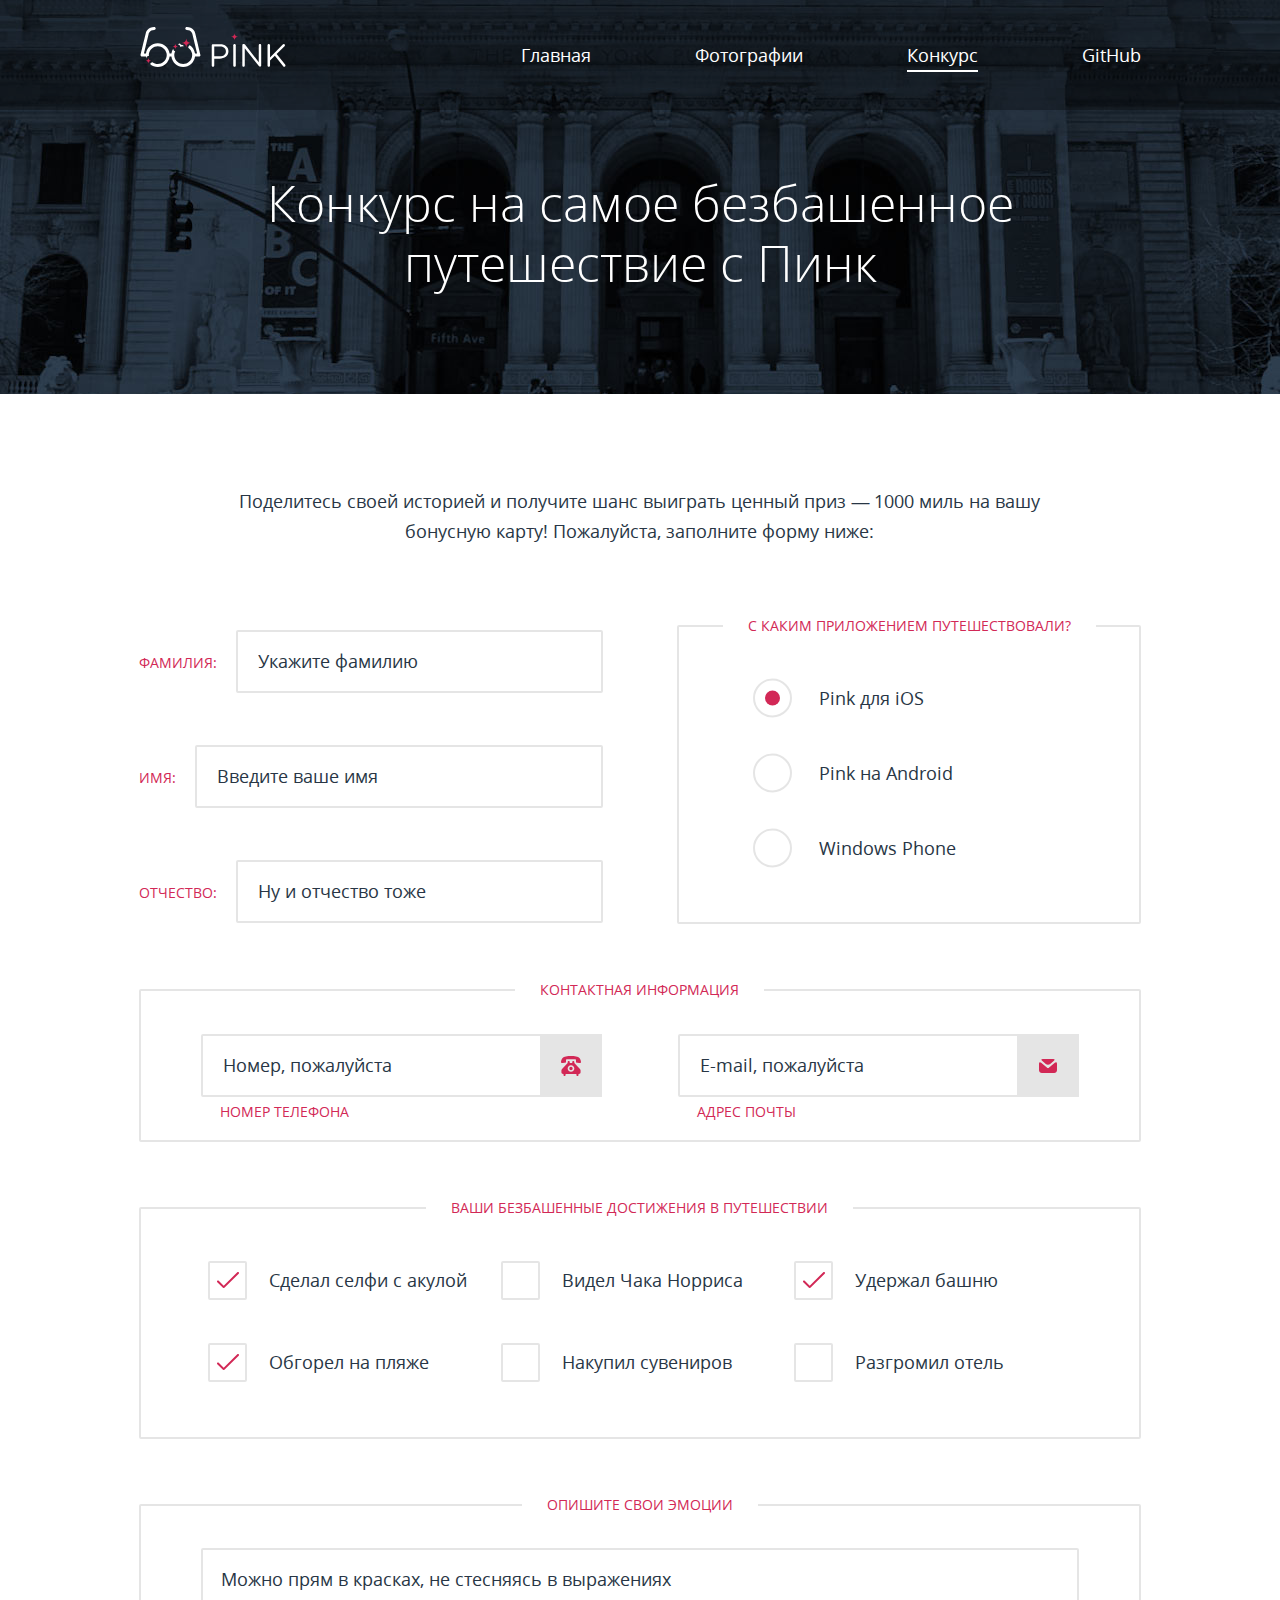
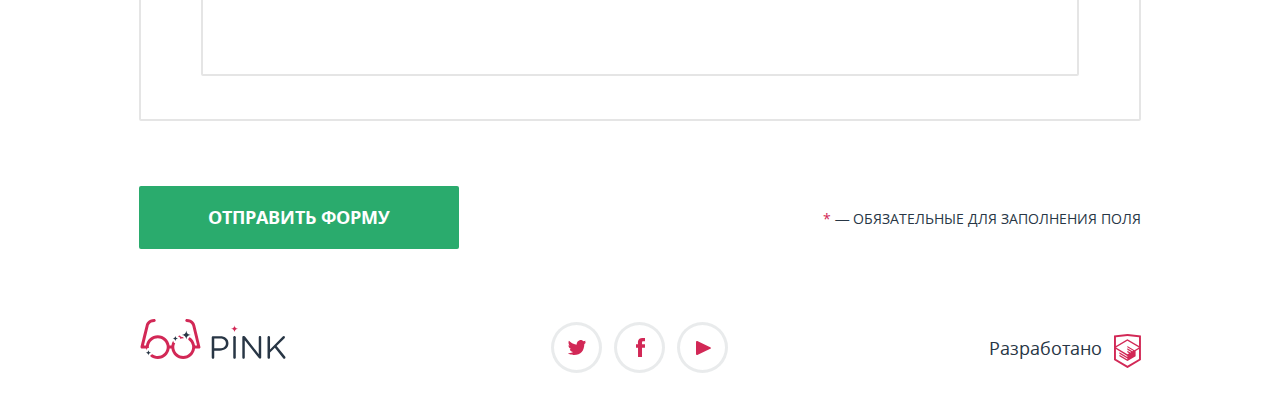
<file: form.html>
<!DOCTYPE html>
<html lang="ru">
  <head>
    <meta charset="UTF-8">
    <meta name="viewport" content="width=device-width, initial-scale=1">
    <title>Pink. Конкурс на самое безбашенное путешествие с Pink</title>
    <link rel="stylesheet" href="css/normalize.min.css">
    <link rel="stylesheet" href="css/style.min.css">
  </head>
  <body>
    <svg style="display: none">
      <symbol viewBox="0 0 74.426 22.859" id="logo-pink-white-mobile">
        <g>
          <path d="M0,1.449c0-0.708,0.58-1.288,1.256-1.288h7.18c5.087,0,8.436,2.704,8.436,7.147v0.064 c0,4.861-4.057,7.373-8.854,7.373H2.544v6.825c0,0.708-0.58,1.288-1.288,1.288C0.58,22.859,0,22.279,0,21.571V1.449z M8.114,12.428 c3.734,0,6.182-1.996,6.182-4.958V7.405c0-3.22-2.415-4.894-6.054-4.894H2.544v9.917H8.114z"></path>
          <path d="M21.729,1.288C21.729,0.58,22.308,0,22.983,0c0.709,0,1.288,0.58,1.288,1.288v20.283 c0,0.708-0.579,1.288-1.288,1.288c-0.676,0-1.255-0.58-1.255-1.288V1.288z"></path>
          <path d="M30.87,1.32c0-0.676,0.579-1.256,1.256-1.256h0.354c0.58,0,0.934,0.29,1.288,0.74l13.684,17.45V1.256 C47.451,0.58,47.998,0,48.707,0c0.676,0,1.223,0.58,1.223,1.256v20.348c0,0.676-0.482,1.191-1.158,1.191h-0.129 c-0.548,0-0.934-0.322-1.32-0.772L33.349,4.153v17.45c0,0.676-0.547,1.256-1.255,1.256c-0.677,0-1.224-0.58-1.224-1.256V1.32z"></path>
          <path d="M56.3,1.288C56.3,0.58,56.879,0,57.556,0c0.708,0,1.287,0.58,1.287,1.288v12.331L71.689,0.451 C71.979,0.193,72.269,0,72.688,0c0.676,0,1.224,0.612,1.224,1.256c0,0.354-0.161,0.644-0.419,0.901l-7.984,7.92l8.564,10.561 c0.225,0.29,0.354,0.547,0.354,0.934c0,0.676-0.579,1.288-1.287,1.288c-0.483,0-0.806-0.258-1.03-0.58l-8.403-10.463l-4.862,4.861 v4.894c0,0.708-0.579,1.288-1.287,1.288c-0.677,0-1.256-0.58-1.256-1.288V1.288z"></path>
        </g>
      </symbol>
      <symbol viewBox="0 0 146.3 40.375" id="logo-pink-white-tablet">
        <g>
          <path d="M71.874,18.661c0-0.708,0.58-1.288,1.256-1.288h7.18c5.087,0,8.436,2.704,8.436,7.146v0.064 c0,4.861-4.057,7.373-8.854,7.373h-5.475v6.825c0,0.708-0.58,1.288-1.288,1.288c-0.676,0-1.256-0.58-1.256-1.288V18.661z M79.988,29.641c3.734,0,6.182-1.996,6.182-4.959v-0.063c0-3.22-2.414-4.894-6.053-4.894h-5.699v9.917H79.988L79.988,29.641z"></path>
          <path d="M93.603,18.5c0-0.708,0.579-1.288,1.255-1.288c0.709,0,1.288,0.58,1.288,1.288v20.283 c0,0.708-0.579,1.287-1.288,1.287c-0.676,0-1.255-0.579-1.255-1.287V18.5z"></path>
          <path d="M102.744,18.532c0-0.676,0.58-1.256,1.256-1.256h0.354c0.58,0,0.935,0.29,1.288,0.74l13.684,17.45V18.468 c0-0.676,0.547-1.256,1.256-1.256c0.676,0,1.224,0.58,1.224,1.256v20.349c0,0.676-0.481,1.19-1.158,1.19h-0.129 c-0.548,0-0.935-0.321-1.319-0.772l-13.975-17.868v17.45c0,0.676-0.547,1.256-1.256,1.256c-0.676,0-1.223-0.58-1.223-1.256V18.532 H102.744z"></path>
          <path d="M128.173,18.5c0-0.708,0.58-1.288,1.257-1.288c0.708,0,1.286,0.58,1.286,1.288v12.331l12.848-13.168 c0.29-0.257,0.579-0.451,0.998-0.451c0.676,0,1.225,0.612,1.225,1.256c0,0.354-0.162,0.644-0.42,0.901l-7.984,7.92l8.564,10.561 c0.225,0.291,0.354,0.547,0.354,0.935c0,0.676-0.578,1.288-1.286,1.288c-0.483,0-0.806-0.258-1.03-0.58l-8.402-10.463l-4.863,4.861 v4.894c0,0.708-0.578,1.288-1.286,1.288c-0.677,0-1.257-0.58-1.257-1.288V18.5H128.173z"></path>
        </g>
        <path d="M60.498,28.266"></path>
        <path d="M60.462,28.016c-0.002-0.009-5.175-21.365-5.175-21.365C54.926,4.303,52.694,0,46.688,0 c-0.829,0-1.5,0.671-1.5,1.5s0.671,1.5,1.5,1.5c4.856,0,5.575,3.729,5.639,4.143l4.767,19.701h-2.073 c-0.742-5.927-5.802-10.531-11.927-10.531s-11.186,4.604-11.927,10.531h-1.82c-0.741-5.927-5.802-10.531-11.927-10.531 S6.235,20.917,5.493,26.844H3.42L8.187,7.143C8.25,6.729,8.97,3,13.826,3c0.829,0,1.5-0.671,1.5-1.5S14.655,0,13.826,0 C7.82,0,5.588,4.303,5.227,6.651c0,0-5.173,21.356-5.175,21.365c-0.266,1.109,0.531,1.826,1.426,1.826 c0.012,0,0.023,0.004,0.036,0.004h3.982c0.741,5.926,5.802,10.53,11.927,10.53s11.185-4.604,11.927-10.53h1.814 c0.742,5.926,5.802,10.53,11.927,10.53s11.186-4.604,11.927-10.53H59c0.012,0,0.023-0.004,0.036-0.004 C59.931,29.842,60.728,29.125,60.462,28.016z M26.315,29.844c-0.715,4.272-4.421,7.531-8.896,7.531c-4.475,0-8.18-3.259-8.896-7.531 c-0.082-0.488-0.135-0.988-0.135-1.5s0.053-1.011,0.135-1.5c0.715-4.271,4.421-7.531,8.896-7.531c4.475,0,8.18,3.26,8.896,7.531 c0.082,0.489,0.135,0.988,0.135,1.5S26.397,29.355,26.315,29.844z M51.99,29.844c-0.716,4.272-4.421,7.531-8.896,7.531 c-4.475,0-8.181-3.259-8.896-7.531c-0.082-0.488-0.135-0.988-0.135-1.5s0.053-1.011,0.135-1.5c0.716-4.271,4.421-7.531,8.896-7.531 c4.475,0,8.181,3.26,8.896,7.531c0.082,0.489,0.135,0.988,0.135,1.5S52.072,29.355,51.99,29.844z"></path>
      </symbol>
      <symbol viewBox="0 0 146.3 40.375" id="logo-pink-white-desktop">
        <g>
          <path d="M71.874,18.661c0-0.708,0.58-1.288,1.256-1.288h7.18c5.087,0,8.436,2.704,8.436,7.146v0.064 c0,4.861-4.057,7.373-8.854,7.373h-5.475v6.825c0,0.708-0.58,1.288-1.288,1.288c-0.676,0-1.256-0.58-1.256-1.288V18.661z M79.988,29.641c3.734,0,6.182-1.996,6.182-4.959v-0.063c0-3.22-2.414-4.894-6.053-4.894h-5.699v9.917H79.988L79.988,29.641z"></path>
          <path d="M93.603,18.5c0-0.708,0.579-1.288,1.255-1.288c0.709,0,1.288,0.58,1.288,1.288v20.283 c0,0.708-0.579,1.287-1.288,1.287c-0.676,0-1.255-0.579-1.255-1.287V18.5z"></path>
          <path d="M102.744,18.532c0-0.676,0.58-1.256,1.256-1.256h0.354c0.58,0,0.935,0.29,1.288,0.74l13.684,17.45V18.468 c0-0.676,0.547-1.256,1.256-1.256c0.676,0,1.224,0.58,1.224,1.256v20.349c0,0.676-0.481,1.19-1.158,1.19h-0.129 c-0.548,0-0.935-0.321-1.319-0.772l-13.975-17.868v17.45c0,0.676-0.547,1.256-1.256,1.256c-0.676,0-1.223-0.58-1.223-1.256V18.532 H102.744z"></path>
          <path d="M128.173,18.5c0-0.708,0.58-1.288,1.257-1.288c0.708,0,1.286,0.58,1.286,1.288v12.331l12.848-13.168 c0.29-0.257,0.579-0.451,0.998-0.451c0.676,0,1.225,0.612,1.225,1.256c0,0.354-0.162,0.644-0.42,0.901l-7.984,7.92l8.564,10.561 c0.225,0.291,0.354,0.547,0.354,0.935c0,0.676-0.578,1.288-1.286,1.288c-0.483,0-0.806-0.258-1.03-0.58l-8.402-10.463l-4.863,4.861 v4.894c0,0.708-0.578,1.288-1.286,1.288c-0.677,0-1.257-0.58-1.257-1.288V18.5H128.173z"></path>
        </g>
        <path fill="#D22856" d="M98.498,9.875c-2.002,0-3.623-1.623-3.623-3.624c0,2.001-1.623,3.624-3.625,3.624 c2.002,0,3.625,1.623,3.625,3.624C94.875,11.498,96.496,9.875,98.498,9.875z"></path>
        <g>
          <path d="M43.094,19.313c0.246,0,0.489,0.014,0.73,0.033c-0.437-0.728-1.227-1.221-2.136-1.221 c-0.877,0-1.614-0.568-1.884-1.354c-0.727,0.208-1.425,0.482-2.089,0.816c0.062,0.017,0.122,0.038,0.188,0.038c1.104,0,2,0.896,2,2 c0,0.096-0.015,0.188-0.028,0.281C40.875,19.524,41.959,19.313,43.094,19.313z"></path>
          <path d="M60.462,28.016c-0.002-0.009-5.175-21.365-5.175-21.365C54.926,4.303,52.694,0,46.688,0 c-0.829,0-1.5,0.671-1.5,1.5s0.671,1.5,1.5,1.5c4.856,0,5.575,3.729,5.639,4.143l4.767,19.701h-2.073 c-0.445-3.557-2.453-6.628-5.305-8.522c-0.897,0.379-1.529,1.269-1.529,2.303c0,0.088-0.015,0.171-0.026,0.256 c1.991,1.358,3.415,3.489,3.829,5.964c0.082,0.489,0.135,0.988,0.135,1.5s-0.053,1.012-0.135,1.5 c-0.716,4.272-4.421,7.531-8.896,7.531c-4.475,0-8.181-3.259-8.896-7.531c-0.082-0.488-0.135-0.988-0.135-1.5 s0.053-1.011,0.135-1.5c0.147-0.878,0.427-1.711,0.808-2.483c-1.034-0.078-1.852-0.932-1.852-1.985 c0-0.189-0.077-0.357-0.192-0.489c-0.938,1.469-1.569,3.15-1.795,4.958h-1.82c-0.741-5.927-5.802-10.531-11.927-10.531 S6.235,20.917,5.493,26.844H3.42L8.187,7.143C8.25,6.729,8.97,3,13.826,3c0.829,0,1.5-0.671,1.5-1.5S14.655,0,13.826,0 C7.82,0,5.588,4.303,5.227,6.651c0,0-5.173,21.356-5.175,21.365c-0.266,1.109,0.531,1.826,1.426,1.826 c0.012,0,0.023,0.004,0.036,0.004h3.982c0.079,0.628,0.215,1.237,0.387,1.831c0.059-0.106,0.102-0.224,0.102-0.354 c0-1.104,0.896-2,2-2c0.166,0,0.324,0.025,0.478,0.063c-0.043-0.343-0.074-0.688-0.074-1.042c0-0.512,0.053-1.011,0.135-1.5 c0.715-4.271,4.421-7.531,8.896-7.531s8.18,3.26,8.896,7.531c0.082,0.489,0.135,0.988,0.135,1.5s-0.053,1.012-0.135,1.5 c-0.715,4.272-4.421,7.531-8.896,7.531c-2.022,0-3.883-0.67-5.386-1.794c-0.35,0.302-0.8,0.491-1.299,0.491 c-0.413,0-0.749,0.336-0.749,0.748c0,0.29-0.065,0.564-0.176,0.812c2.075,1.708,4.722,2.743,7.614,2.743 c6.125,0,11.185-4.604,11.927-10.53h1.814c0.742,5.926,5.802,10.53,11.927,10.53s11.186-4.604,11.927-10.53H59 c0.012,0,0.023-0.004,0.036-0.004C59.931,29.842,60.728,29.125,60.462,28.016z"></path>
        </g>
        <g>
          <g>
            <path fill="#D22856" d="M50.686,16.125c-2.485,0-4.499-2.014-4.499-4.499c0,2.485-2.014,4.499-4.499,4.499
              c2.485,0,4.499,2.014,4.499,4.499C46.187,18.139,48.2,16.125,50.686,16.125z"></path>
          </g>
        </g>
        <g>
          <g>
            <path fill="#D22856" d="M37.904,19.626c-1.519,0-2.749-1.23-2.749-2.749c0,1.519-1.23,2.749-2.749,2.749
              c1.519,0,2.749,1.229,2.749,2.749C35.155,20.855,36.386,19.626,37.904,19.626z"></path>
          </g>
        </g>
        <g>
          <g>
            <path fill="#D22856" d="M10.734,34.072c-1.519,0-2.749-1.23-2.749-2.75c0,1.52-1.23,2.75-2.749,2.75
              c1.519,0,2.749,1.229,2.749,2.748C7.985,35.303,9.215,34.072,10.734,34.072z"></path>
          </g>
        </g>
      </symbol>
      <symbol viewBox="0 0 146.3 40.375" id="logo-pink-blue-mobile">
        <g>
          <path d="M71.874,18.661c0-0.708,0.58-1.288,1.256-1.288h7.18c5.087,0,8.436,2.704,8.436,7.146v0.063 c0,4.86-4.057,7.373-8.854,7.373h-5.475v6.825c0,0.708-0.58,1.287-1.289,1.287c-0.676,0-1.256-0.58-1.256-1.287L71.874,18.661 L71.874,18.661z M79.988,29.641c3.734,0,6.182-1.996,6.182-4.959v-0.062c0-3.221-2.414-4.894-6.053-4.894h-5.699v9.917h5.57V29.641 z"></path>
          <path d="M93.603,18.5c0-0.708,0.579-1.288,1.255-1.288c0.709,0,1.288,0.58,1.288,1.288v20.283 c0,0.708-0.579,1.287-1.288,1.287c-0.676,0-1.255-0.579-1.255-1.287V18.5z"></path>
          <path d="M102.744,18.532c0-0.676,0.58-1.256,1.256-1.256h0.354c0.58,0,0.935,0.29,1.288,0.74l13.684,17.45V18.468 c0-0.676,0.547-1.256,1.256-1.256c0.676,0,1.225,0.58,1.225,1.256v20.349c0,0.677-0.48,1.19-1.158,1.19h-0.129 c-0.548,0-0.936-0.321-1.318-0.772l-13.976-17.867v17.449c0,0.677-0.547,1.257-1.257,1.257c-0.676,0-1.223-0.58-1.223-1.257V18.532 H102.744z"></path>
          <path d="M128.173,18.5c0-0.708,0.58-1.288,1.257-1.288c0.708,0,1.286,0.58,1.286,1.288v12.331l12.848-13.168 c0.29-0.257,0.579-0.451,0.998-0.451c0.676,0,1.225,0.612,1.225,1.256c0,0.354-0.162,0.644-0.42,0.901l-7.984,7.92l8.564,10.561 c0.225,0.291,0.354,0.547,0.354,0.936c0,0.676-0.577,1.288-1.285,1.288c-0.482,0-0.807-0.259-1.03-0.58l-8.401-10.464l-4.863,4.861 v4.895c0,0.708-0.578,1.288-1.286,1.288c-0.677,0-1.257-0.58-1.257-1.288V18.5H128.173z"></path>
        </g>
        <path d="M60.498,28.266"></path>
        <path fill="#D22856" d="M60.462,28.016c-0.002-0.009-5.175-21.365-5.175-21.365C54.926,4.303,52.694,0,46.688,0 c-0.829,0-1.5,0.671-1.5,1.5s0.671,1.5,1.5,1.5c4.856,0,5.575,3.729,5.639,4.143l4.767,19.701h-2.073 c-0.742-5.927-5.802-10.531-11.927-10.531s-11.186,4.604-11.927,10.531h-1.82c-0.741-5.927-5.802-10.531-11.927-10.531 S6.235,20.917,5.493,26.844H3.42L8.187,7.143C8.25,6.729,8.97,3,13.826,3c0.829,0,1.5-0.671,1.5-1.5S14.655,0,13.826,0 C7.82,0,5.588,4.303,5.227,6.651c0,0-5.173,21.356-5.175,21.365c-0.266,1.109,0.531,1.826,1.426,1.826 c0.012,0,0.023,0.004,0.036,0.004h3.982c0.741,5.926,5.802,10.53,11.927,10.53s11.185-4.604,11.927-10.53h1.814 c0.742,5.926,5.802,10.53,11.927,10.53s11.186-4.604,11.927-10.53H59c0.012,0,0.023-0.004,0.036-0.004 C59.931,29.842,60.728,29.125,60.462,28.016z M26.315,29.844c-0.715,4.272-4.421,7.531-8.896,7.531s-8.18-3.259-8.896-7.531 c-0.082-0.488-0.135-0.988-0.135-1.5s0.053-1.011,0.135-1.5c0.715-4.271,4.421-7.531,8.896-7.531s8.18,3.26,8.896,7.531 c0.082,0.489,0.135,0.988,0.135,1.5S26.397,29.355,26.315,29.844z M51.99,29.844c-0.716,4.272-4.421,7.531-8.896,7.531 c-4.475,0-8.181-3.259-8.896-7.531c-0.082-0.488-0.135-0.988-0.135-1.5s0.053-1.011,0.135-1.5c0.716-4.271,4.421-7.531,8.896-7.531 c4.475,0,8.181,3.26,8.896,7.531c0.082,0.489,0.135,0.988,0.135,1.5S52.072,29.355,51.99,29.844z"></path>
      </symbol>
      <symbol viewBox="0 0 146.3 40.375" id="logo-pink-blue-desktop">
        <g>
          <path d="M71.874,18.661c0-0.708,0.58-1.288,1.256-1.288h7.18c5.087,0,8.436,2.704,8.436,7.146v0.063 c0,4.86-4.057,7.373-8.854,7.373h-5.475v6.825c0,0.708-0.58,1.287-1.289,1.287c-0.676,0-1.256-0.58-1.256-1.287L71.874,18.661 L71.874,18.661z M79.988,29.641c3.734,0,6.182-1.996,6.182-4.959v-0.062c0-3.221-2.414-4.894-6.053-4.894h-5.699v9.917h5.57V29.641 z"></path>
          <path d="M93.603,18.5c0-0.708,0.579-1.288,1.255-1.288c0.709,0,1.288,0.58,1.288,1.288v20.283 c0,0.708-0.579,1.287-1.288,1.287c-0.676,0-1.255-0.579-1.255-1.287V18.5z"></path>
          <path d="M102.744,18.532c0-0.676,0.58-1.256,1.256-1.256h0.354c0.58,0,0.935,0.29,1.288,0.74l13.684,17.45V18.468 c0-0.676,0.547-1.256,1.256-1.256c0.676,0,1.225,0.58,1.225,1.256v20.349c0,0.677-0.48,1.19-1.158,1.19h-0.129 c-0.548,0-0.936-0.321-1.318-0.772l-13.976-17.867v17.449c0,0.677-0.547,1.257-1.257,1.257c-0.676,0-1.223-0.58-1.223-1.257V18.532 H102.744z"></path>
          <path d="M128.173,18.5c0-0.708,0.58-1.288,1.257-1.288c0.708,0,1.286,0.58,1.286,1.288v12.331l12.848-13.168 c0.29-0.257,0.579-0.451,0.998-0.451c0.676,0,1.225,0.612,1.225,1.256c0,0.354-0.162,0.644-0.42,0.901l-7.984,7.92l8.564,10.561 c0.225,0.291,0.354,0.547,0.354,0.936c0,0.676-0.577,1.288-1.285,1.288c-0.482,0-0.807-0.259-1.03-0.58l-8.401-10.464l-4.863,4.861 v4.895c0,0.708-0.578,1.288-1.286,1.288c-0.677,0-1.257-0.58-1.257-1.288V18.5H128.173z"></path>
        </g>
        <path fill="#D22856" d="M98.498,9.875c-2.002,0-3.623-1.623-3.623-3.624c0,2.001-1.623,3.624-3.625,3.624 c2.002,0,3.625,1.623,3.625,3.624C94.875,11.498,96.496,9.875,98.498,9.875z"></path>
        <g>
          <path fill="#D22856" d="M43.094,19.313c0.246,0,0.489,0.014,0.73,0.033c-0.437-0.728-1.227-1.221-2.136-1.221 c-0.877,0-1.614-0.568-1.884-1.354c-0.727,0.208-1.425,0.482-2.089,0.816c0.062,0.017,0.122,0.038,0.188,0.038c1.104,0,2,0.896,2,2 c0,0.096-0.015,0.188-0.028,0.281C40.875,19.524,41.959,19.313,43.094,19.313z"></path>
          <path fill="#D22856" d="M60.462,28.016c-0.002-0.009-5.175-21.365-5.175-21.365C54.926,4.303,52.694,0,46.688,0 c-0.829,0-1.5,0.671-1.5,1.5s0.671,1.5,1.5,1.5c4.856,0,5.575,3.729,5.639,4.143l4.767,19.701h-2.073 c-0.445-3.557-2.453-6.628-5.305-8.522c-0.897,0.379-1.529,1.269-1.529,2.303c0,0.088-0.015,0.171-0.026,0.256 c1.991,1.358,3.415,3.489,3.829,5.965c0.082,0.488,0.135,0.987,0.135,1.5c0,0.512-0.053,1.012-0.135,1.5 c-0.716,4.271-4.421,7.53-8.896,7.53c-4.475,0-8.181-3.259-8.896-7.53c-0.082-0.488-0.135-0.988-0.135-1.5 c0-0.513,0.053-1.012,0.135-1.5c0.147-0.879,0.427-1.712,0.808-2.484c-1.034-0.077-1.852-0.932-1.852-1.984 c0-0.189-0.077-0.357-0.192-0.488c-0.938,1.469-1.569,3.149-1.795,4.957h-1.82c-0.741-5.927-5.802-10.531-11.927-10.531 S6.235,20.917,5.493,26.844H3.42L8.187,7.143C8.25,6.729,8.97,3,13.826,3c0.829,0,1.5-0.671,1.5-1.5S14.655,0,13.826,0 C7.82,0,5.588,4.303,5.227,6.651c0,0-5.173,21.356-5.175,21.365c-0.266,1.109,0.531,1.826,1.426,1.826 c0.012,0,0.023,0.004,0.036,0.004h3.982c0.079,0.629,0.215,1.237,0.387,1.831c0.059-0.106,0.102-0.224,0.102-0.354 c0-1.104,0.896-2,2-2c0.166,0,0.324,0.024,0.478,0.062c-0.043-0.343-0.074-0.688-0.074-1.042c0-0.512,0.053-1.011,0.135-1.5 c0.715-4.271,4.421-7.531,8.896-7.531s8.18,3.26,8.896,7.531c0.082,0.489,0.135,0.988,0.135,1.5s-0.053,1.012-0.135,1.5 c-0.715,4.272-4.421,7.531-8.896,7.531c-2.022,0-3.883-0.67-5.386-1.794c-0.35,0.302-0.8,0.491-1.299,0.491 c-0.413,0-0.749,0.336-0.749,0.748c0,0.289-0.065,0.563-0.176,0.812c2.075,1.708,4.722,2.743,7.614,2.743 c6.125,0,11.185-4.604,11.927-10.529h1.814c0.742,5.926,5.802,10.529,11.927,10.529s11.186-4.604,11.927-10.529H59 c0.012,0,0.023-0.005,0.036-0.005C59.931,29.842,60.728,29.125,60.462,28.016z"></path>
        </g>
        <g>
          <g>
            <path d="M50.686,16.125c-2.485,0-4.499-2.014-4.499-4.499c0,2.485-2.014,4.499-4.499,4.499
              c2.485,0,4.499,2.014,4.499,4.499C46.187,18.139,48.2,16.125,50.686,16.125z"></path>
          </g>
        </g>
        <g>
          <g>
            <path d="M37.904,19.626c-1.519,0-2.749-1.23-2.749-2.749c0,1.519-1.23,2.749-2.749,2.749
              c1.519,0,2.749,1.229,2.749,2.749C35.155,20.855,36.386,19.626,37.904,19.626z"></path>
          </g>
        </g>
        <g>
          <g>
            <path d="M10.734,34.072c-1.519,0-2.749-1.23-2.749-2.75c0,1.52-1.23,2.75-2.749,2.75
              c1.519,0,2.749,1.229,2.749,2.748C7.985,35.303,9.215,34.072,10.734,34.072z"></path>
          </g>
        </g>
      </symbol>
    </svg>
    <header class="page-header  page-header--nojs">
      <h1 class="visually-hidden">Сайт приложения Pink</h1>
      <nav class="main-nav  main-nav--closed  main-nav--nojs">
        <div class="main-nav__menu">
          <a class="logo  logo--header" href="index.html">
            <svg class="logo__img  logo__img--mobile" width="75" height="22"><use xmlns:xlink="http://www.w3.org/1999/xlink" xlink:href="#logo-pink-white-mobile"></use></svg>
            <svg class="logo__img  logo__img--tablet" width="148" height="40"><use xmlns:xlink="http://www.w3.org/1999/xlink" xlink:href="#logo-pink-white-tablet"></use></svg>
            <svg class="logo__img  logo__img--desktop" width="148" height="40"><use xmlns:xlink="http://www.w3.org/1999/xlink" xlink:href="#logo-pink-white-desktop"></use></svg>
          </a>
          <button class="main-nav__toggle"><span class="visually-hidden">Открыть меню</span></button>
        </div>
        <ul class="main-nav__list">
          <li class="main-nav__item"><a class="main-nav__link" href="index.html">Главная</a></li>
          <li class="main-nav__item"><a class="main-nav__link" href="photo.html">Фотографии</a></li>
          <li class="main-nav__item"><a class="main-nav__link  main-nav__link--active">Конкурс</a></li>
          <li class="main-nav__item"><a class="main-nav__link" href="https://github.com/demikhovr">GitHub</a></li>
        </ul>
      </nav>
    </header>
    <section class="promo  promo--inner">
      <h1 class="promo__title">Конкурс на самое безбашенное путешествие с Пинк</h1>
    </section>
    <section class="form">
      <div class="form__wrapper">
        <h2 class="visually-hidden">Заполните форму ниже:</h2>
        <p class="form__descr">Поделитесь своей историей и получите шанс выиграть ценный приз — 1000 миль на вашу бонусную карту! <span>Пожалуйста, заполните форму ниже:</span></p>
        <form action="#" method="POST">
          <fieldset class="form__field  form__field--name">
            <legend class="visually-hidden">Укажите ваше ФИО:</legend>
            <ul class="form__field-list">
              <li class="form__field-item  field-text">
                <label class="field-text__label" for="name">Фамилия:</label>
                <input class="field-text__input" type="text" name="surname" id="name" placeholder="Укажите фамилию">
              </li>
              <li class="form__field-item  field-text">
                <label class="field-text__label" for="surname">Имя:</label>
                <input class="field-text__input" type="text" name="name" id="surname" placeholder="Введите ваше имя">
              </li>
              <li class="form__field-item  field-text">
                <label class="field-text__label" for="patronymic">Отчество:</label>
                <input class="field-text__input" type="text" name="patronymic" id="patronymic" placeholder="Ну и отчество тоже">
              </li>
            </ul>
          </fieldset>
          <div class="form__field-wrapper  form__field-wrapper--achievements">
            <fieldset class="form__field  form__field--achievements">
              <legend class="form__field-title">Ваши безбашенные достижения в путешествии</legend>
              <ul class="form__field-list">
                <li class="form__field-item  field-checkbox">
                  <input class="field-checkbox__input" type="checkbox" name="achieve-1" id="achieve-1" checked>
                  <label class="field-checkbox__label" for="achieve-1">Сделал селфи с акулой</label>
                </li>
                <li class="form__field-item  field-checkbox">
                  <input class="field-checkbox__input" type="checkbox" name="achieve-2" id="achieve-2" checked>
                  <label class="field-checkbox__label" for="achieve-2">Обгорел на пляже </label>
                </li>
                <li class="form__field-item  field-checkbox">
                  <input class="field-checkbox__input" type="checkbox" name="achieve-3" id="achieve-3">
                  <label class="field-checkbox__label" for="achieve-3">Видел Чака Норриса</label>
                </li>
                <li class="form__field-item  field-checkbox">
                  <input class="field-checkbox__input" type="checkbox" name="achieve-4" id="achieve-4">
                  <label class="field-checkbox__label" for="achieve-4">Накупил сувениров</label>
                </li>
                <li class="form__field-item  field-checkbox">
                  <input class="field-checkbox__input" type="checkbox" name="achieve-5" id="achieve-5" checked>
                  <label class="field-checkbox__label" for="achieve-5">Удержал башню</label>
                </li>
                <li class="form__field-item  field-checkbox">
                  <input class="field-checkbox__input" type="checkbox" name="achieve-6" id="achieve-6">
                  <label class="field-checkbox__label" for="achieve-6">Разгромил отель</label>
                </li>
              </ul>
            </fieldset>
          </div>
          <fieldset class="form__field  form__field--contacts">
            <legend class="form__field-title  form__field-title--hidden">Контактная информация</legend>
            <ul class="form__field-list">
              <li class="form__field-item  field-text  field-text--contacts">
                <label class="field-text__label" for="tel">
                  <span class="field-text__label-mobile">Номерок телефончика</span>
                  <span class="field-text__label-tablet">Номер телефона</span>
                </label>
                <span class="field-text__input-wrapper  field-text__input-wrapper--phone"><input class="field-text__input" type="tel" name="tel" id="tel" placeholder="Номер, пожалуйста"></span>
              </li>
              <li class="form__field-item  field-text  field-text--contacts">
                <label class="field-text__label" for="email">
                  <span class="field-text__label-mobile">Адресок почты</span>
                  <span class="field-text__label-tablet">Адрес почты</span>
                </label>
                <span class="field-text__input-wrapper  field-text__input-wrapper--email"><input class="field-text__input" type="email" name="email" id="email" placeholder="E-mail, пожалуйста"></span>
              </li>
            </ul>
          </fieldset>
          <div class="form__field-wrapper  form__field-wrapper--apps">
            <fieldset class="form__field  form__field--apps">
              <legend class="form__field-title">С каким приложением путешествовали?</legend>
              <ul class="form__field-list">
                <li class="form__field-item  field-radio">
                  <input class="field-radio__input" type="radio" name="apps" id="ios" value="ios" checked>
                  <label class="field-radio__label" for="ios">Pink для iOS</label>
                </li>
                <li class="form__field-item  field-radio">
                  <input class="field-radio__input" type="radio" name="apps" id="android" value="android">
                  <label class="field-radio__label" for="android">Pink на Android</label>
                </li>
                <li class="form__field-item  field-radio">
                  <input class="field-radio__input" type="radio" name="apps" id="windows" value="windows">
                  <label class="field-radio__label" for="windows">Windows Phone</label>
                </li>
              </ul>
            </fieldset>
          </div>
          <fieldset class="form__field  form__field--emotions">
            <legend class="form__field-title">Опишите свои эмоции</legend>
            <p class="form__field-item  field-text">
              <textarea class="field-text__input  field-text__input--textarea" name="emotion" id="emotion" placeholder="Можно прям в красках, не стесняясь в выражениях"></textarea>
            </p>
          </fieldset>
          <div class="form__button-wrapper">
            <button class="form__apply  btn-form" type="submit">Отправить форму</button>
            <small class="form__notice"><sup>*</sup> — Обязательные <span>для заполнения</span> поля</small>
          </div>
        </form>
      </div>
    </section>
    <footer class="page-footer">
      <div class="page-footer__wrapper">
        <a class="page-footer__logo  logo  logo--footer" href="index.html">
          <svg class="logo__img  logo__img--tablet" width="147" height="40"><use xmlns:xlink="http://www.w3.org/1999/xlink" xlink:href="#logo-pink-blue-mobile"></use></svg>
          <svg class="logo__img  logo__img--desktop" width="148" height="40"><use xmlns:xlink="http://www.w3.org/1999/xlink" xlink:href="#logo-pink-blue-desktop"></use></svg>
        </a>
        <p class="page-footer__socials">
          <a class="social-btn  social-btn--twitter" href="#"><span class="visually-hidden">Наш Твиттер</span></a>
          <a class="social-btn  social-btn--facebook" href="#"><span class="visually-hidden">Наш Фейсбук</span></a>
          <a class="social-btn  social-btn--youtube" href="#"><span class="visually-hidden">Наш канал на YouTube</span></a>
        </p>
        <div class="page-footer__copyright">
          Разработано
          <a class="page-footer__copyright-link" href="#"><span class="visually-hidden">в HTML Academy</span><svg xmlns="http://www.w3.org/2000/svg" xmlns:xlink="http://www.w3.org/1999/xlink" x="0px" y="0px" width="26.943px" height="34.09px" viewBox="0 0 26.943 34.09" enable-background="new 0 0 26.943 34.09" xml:space="preserve" fill="#d22856">
            <path d="M13.62,0.017L13.472,0L0,1.412v24.661l13.472,8.017l13.43-7.99l0.042-0.026V1.412L13.62,0.017z M25.019,12.127L13.495,5.334 l-0.001-0.104L13.407,5.28l-0.088-0.056v0.109L1.925,12.118V3.147l11.547-1.212l11.547,1.212V12.127z M13.405,6.787L24.923,13.5 l-4.479,2.64l-7.093-4.221l-0.013,1.415l5.904,3.513l-0.86,0.507l-5.031-2.992l-0.013,1.415l3.827,2.275l-0.782,0.523l-3.032-1.787 l-0.013,1.413l1.852,1.091l-1.8,1.081L2.034,13.622L13.405,6.787z M1.925,15.127l11.411,6.791l0.015,1.044l-7.941-4.728L5.395,19.65 l7.979,4.796l0.017,1.076l-7.972-4.741l-0.013,1.415l8.021,4.821l0.045,0.026l8.143-4.872v-1.268l-0.011-0.148v-3.761l3.415-2.036 v10.02L13.472,31.85L1.925,24.979V15.127z"></path>
          </svg></a>
        </div>
      </div>
    </footer>
    <section class="modal-success">
      <h2 class="modal-success__title">Ваша заявка отправлена</h2>
      <p>Спасибо за ваше участие, ваша заявка уже поступила к нам. В ближайшее время мы рассмотрим ее и<br> оповестим вас.</p>
      <div class="modal-success__btn-wrapper">
        <button class="modal-success__close  btn-form">Закрыть окно</button>
      </div>
    </section>
    <section class="modal-failure">
      <h2 class="modal-failure__title">Что-то пошло не так!</h2>
      <p>Проверьте поля, выделенные красным, скорее всего вы забыли их заполнить</p>
      <button class="modal-failure__close  btn-form">Ок</button>
    </section>
    <script>
      var navMain = document.querySelector('.main-nav');
      var navToggle = document.querySelector('.main-nav__toggle');
      var application = document.querySelector('.form__apply');
      var modalSuccess = document.querySelector('.modal-success');
      var modalFailure = document.querySelector('.modal-failure');
      var modalSuccessClose = document.querySelector('.modal-success__close');
      var modalFailureClose = document.querySelector('.modal-failure__close');

      navMain.classList.remove('main-nav--nojs');

      navToggle.addEventListener('click', function() {
        if (navMain.classList.contains('main-nav--closed')) {
          navMain.classList.remove('main-nav--closed');
          navMain.classList.add('main-nav--opened');
        } else {
          navMain.classList.add('main-nav--closed');
          navMain.classList.remove('main-nav--opened');
        }
      });

      // application.addEventListener('click', function(event) {
      //   event.preventDefault();
      //   modalFailure.classList.add('modal-failure--show');
      // });

      // modalFailureClose.addEventListener('click', function(event) {
      //   event.preventDefault();
      //   modalFailure.classList.remove('modal-failure--show');
      // });

      application.addEventListener('click', function(event) {
        event.preventDefault();
        modalSuccess.classList.add('modal-success--show');
      });

      modalSuccessClose.addEventListener('click', function(event) {
        event.preventDefault();
        modalSuccess.classList.remove('modal-success--show');
      });

    </script>
  </body>
</html>
</file>
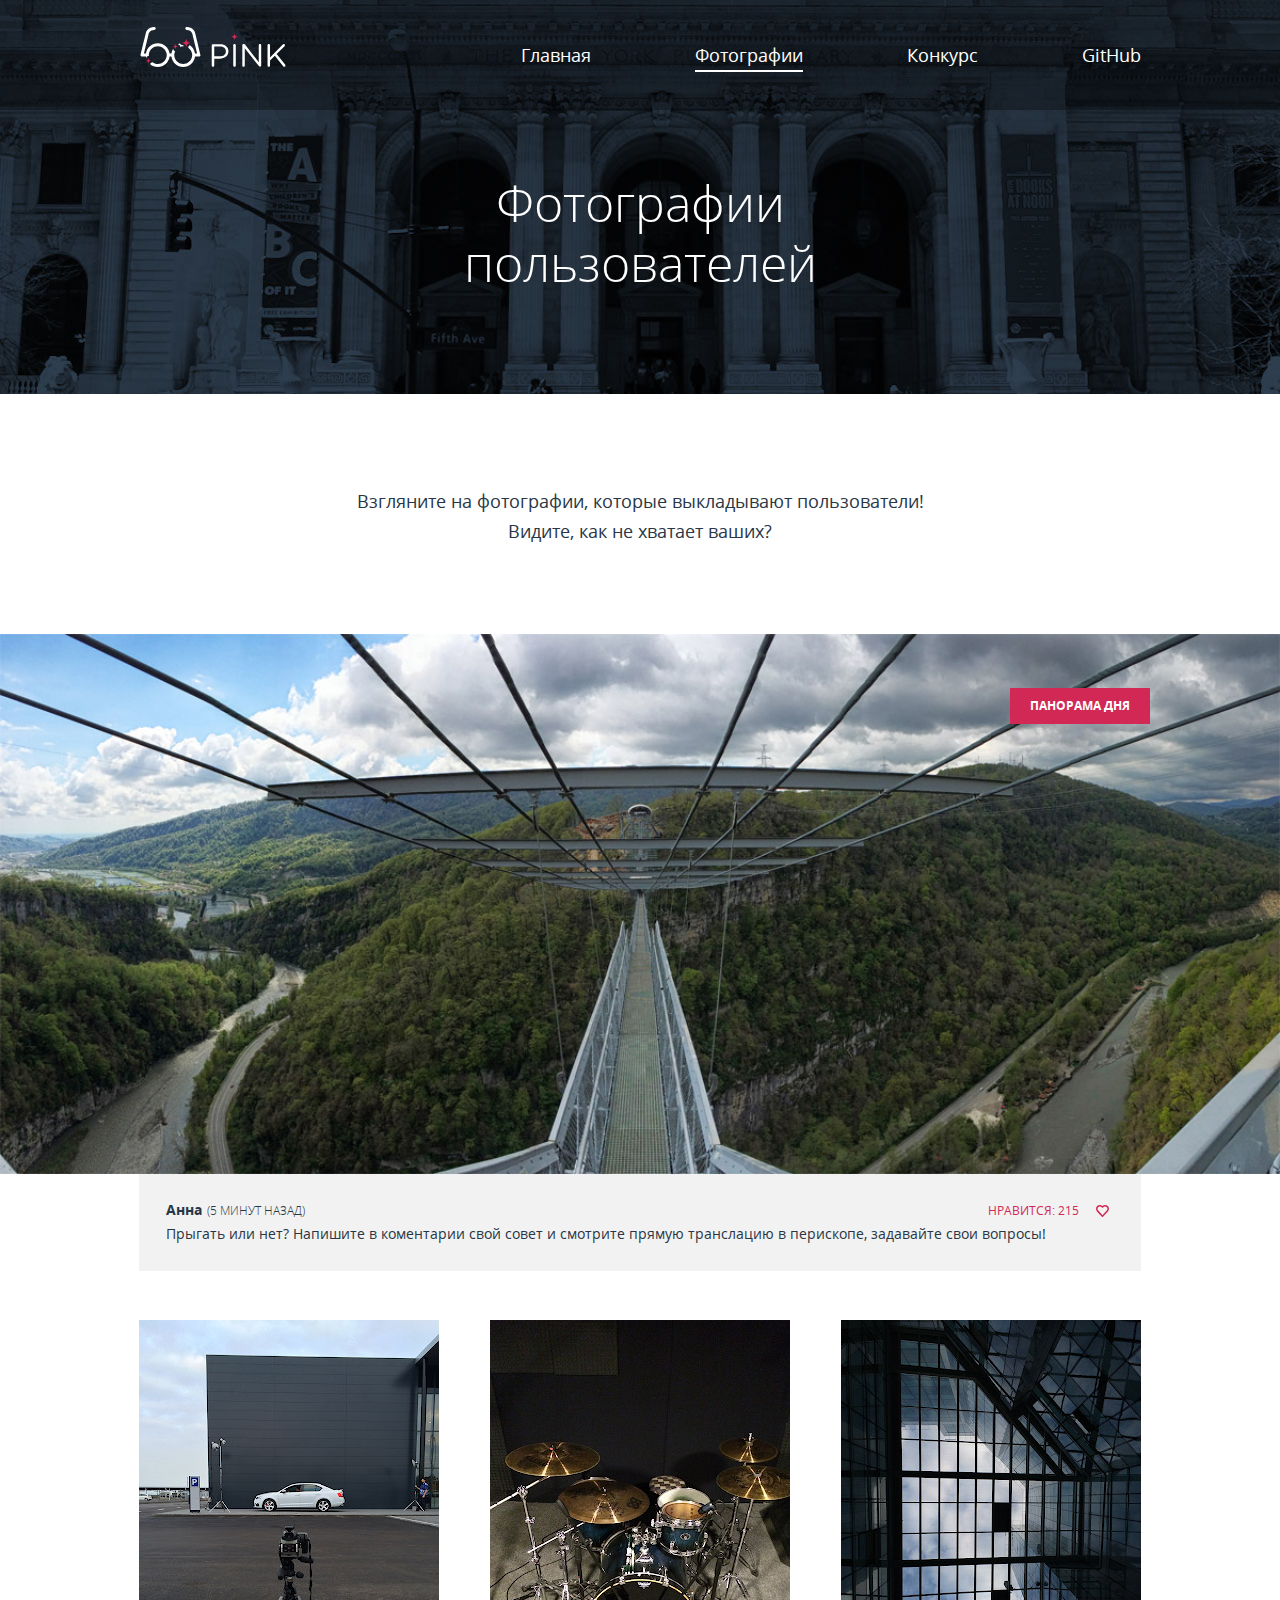
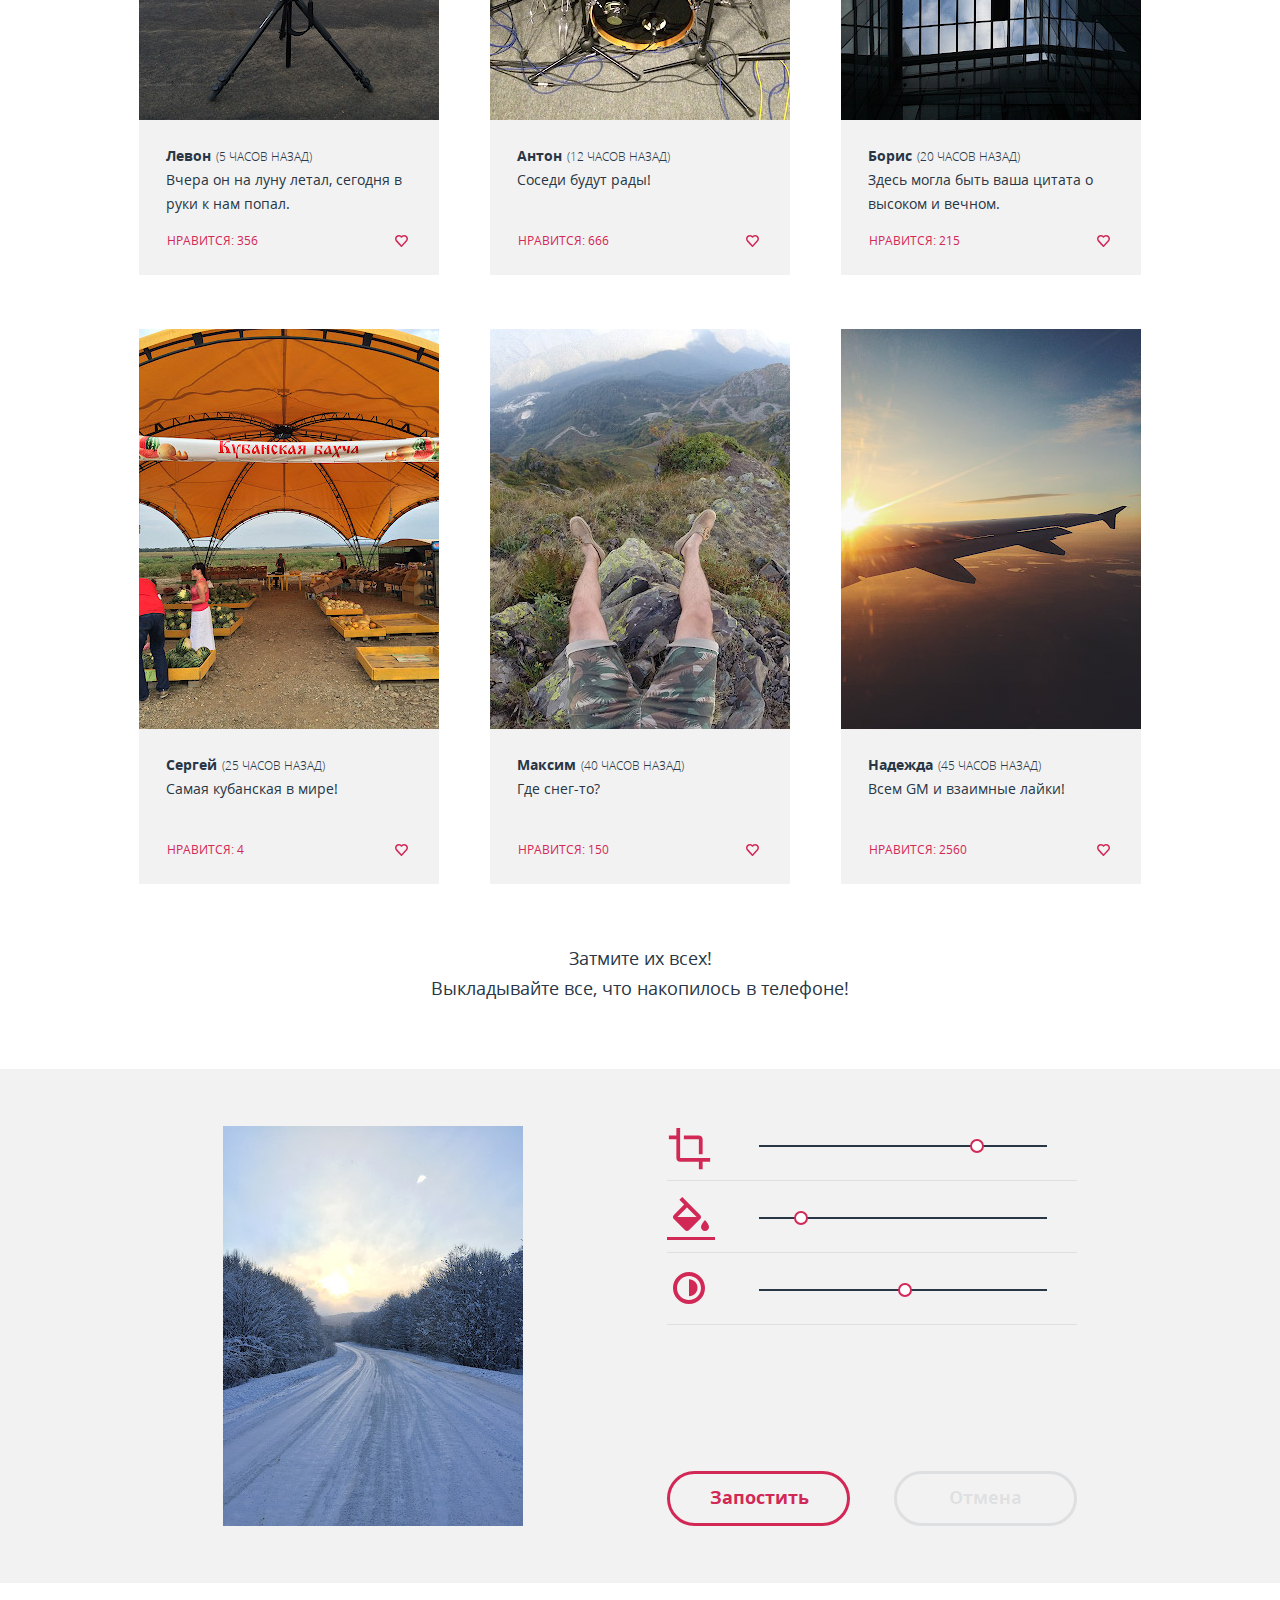
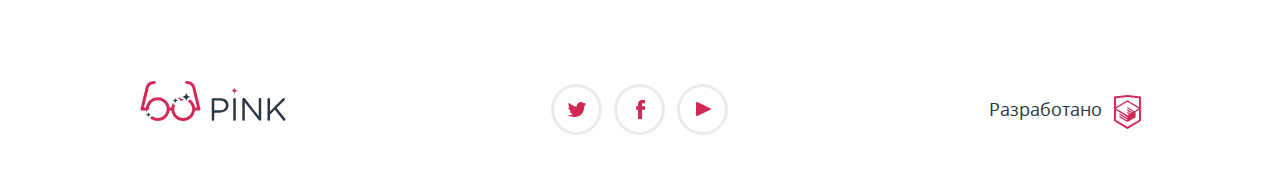
<file: photo.html>
<!DOCTYPE html>
<html lang="ru">
  <head>
    <meta charset="UTF-8">
    <meta name="viewport" content="width=device-width, initial-scale=1">
    <title>Pink. Фотографии пользователей</title>
    <link rel="stylesheet" href="css/normalize.min.css">
    <link rel="stylesheet" href="css/style.min.css">
  </head>
  <body>
    <svg style="display: none">
      <symbol viewBox="0 0 74.426 22.859" id="logo-pink-white-mobile">
        <g>
          <path d="M0,1.449c0-0.708,0.58-1.288,1.256-1.288h7.18c5.087,0,8.436,2.704,8.436,7.147v0.064 c0,4.861-4.057,7.373-8.854,7.373H2.544v6.825c0,0.708-0.58,1.288-1.288,1.288C0.58,22.859,0,22.279,0,21.571V1.449z M8.114,12.428 c3.734,0,6.182-1.996,6.182-4.958V7.405c0-3.22-2.415-4.894-6.054-4.894H2.544v9.917H8.114z"></path>
          <path d="M21.729,1.288C21.729,0.58,22.308,0,22.983,0c0.709,0,1.288,0.58,1.288,1.288v20.283 c0,0.708-0.579,1.288-1.288,1.288c-0.676,0-1.255-0.58-1.255-1.288V1.288z"></path>
          <path d="M30.87,1.32c0-0.676,0.579-1.256,1.256-1.256h0.354c0.58,0,0.934,0.29,1.288,0.74l13.684,17.45V1.256 C47.451,0.58,47.998,0,48.707,0c0.676,0,1.223,0.58,1.223,1.256v20.348c0,0.676-0.482,1.191-1.158,1.191h-0.129 c-0.548,0-0.934-0.322-1.32-0.772L33.349,4.153v17.45c0,0.676-0.547,1.256-1.255,1.256c-0.677,0-1.224-0.58-1.224-1.256V1.32z"></path>
          <path d="M56.3,1.288C56.3,0.58,56.879,0,57.556,0c0.708,0,1.287,0.58,1.287,1.288v12.331L71.689,0.451 C71.979,0.193,72.269,0,72.688,0c0.676,0,1.224,0.612,1.224,1.256c0,0.354-0.161,0.644-0.419,0.901l-7.984,7.92l8.564,10.561 c0.225,0.29,0.354,0.547,0.354,0.934c0,0.676-0.579,1.288-1.287,1.288c-0.483,0-0.806-0.258-1.03-0.58l-8.403-10.463l-4.862,4.861 v4.894c0,0.708-0.579,1.288-1.287,1.288c-0.677,0-1.256-0.58-1.256-1.288V1.288z"></path>
        </g>
      </symbol>
      <symbol viewBox="0 0 146.3 40.375" id="logo-pink-white-tablet">
        <g>
          <path d="M71.874,18.661c0-0.708,0.58-1.288,1.256-1.288h7.18c5.087,0,8.436,2.704,8.436,7.146v0.064 c0,4.861-4.057,7.373-8.854,7.373h-5.475v6.825c0,0.708-0.58,1.288-1.288,1.288c-0.676,0-1.256-0.58-1.256-1.288V18.661z M79.988,29.641c3.734,0,6.182-1.996,6.182-4.959v-0.063c0-3.22-2.414-4.894-6.053-4.894h-5.699v9.917H79.988L79.988,29.641z"></path>
          <path d="M93.603,18.5c0-0.708,0.579-1.288,1.255-1.288c0.709,0,1.288,0.58,1.288,1.288v20.283 c0,0.708-0.579,1.287-1.288,1.287c-0.676,0-1.255-0.579-1.255-1.287V18.5z"></path>
          <path d="M102.744,18.532c0-0.676,0.58-1.256,1.256-1.256h0.354c0.58,0,0.935,0.29,1.288,0.74l13.684,17.45V18.468 c0-0.676,0.547-1.256,1.256-1.256c0.676,0,1.224,0.58,1.224,1.256v20.349c0,0.676-0.481,1.19-1.158,1.19h-0.129 c-0.548,0-0.935-0.321-1.319-0.772l-13.975-17.868v17.45c0,0.676-0.547,1.256-1.256,1.256c-0.676,0-1.223-0.58-1.223-1.256V18.532 H102.744z"></path>
          <path d="M128.173,18.5c0-0.708,0.58-1.288,1.257-1.288c0.708,0,1.286,0.58,1.286,1.288v12.331l12.848-13.168 c0.29-0.257,0.579-0.451,0.998-0.451c0.676,0,1.225,0.612,1.225,1.256c0,0.354-0.162,0.644-0.42,0.901l-7.984,7.92l8.564,10.561 c0.225,0.291,0.354,0.547,0.354,0.935c0,0.676-0.578,1.288-1.286,1.288c-0.483,0-0.806-0.258-1.03-0.58l-8.402-10.463l-4.863,4.861 v4.894c0,0.708-0.578,1.288-1.286,1.288c-0.677,0-1.257-0.58-1.257-1.288V18.5H128.173z"></path>
        </g>
        <path d="M60.498,28.266"></path>
        <path d="M60.462,28.016c-0.002-0.009-5.175-21.365-5.175-21.365C54.926,4.303,52.694,0,46.688,0 c-0.829,0-1.5,0.671-1.5,1.5s0.671,1.5,1.5,1.5c4.856,0,5.575,3.729,5.639,4.143l4.767,19.701h-2.073 c-0.742-5.927-5.802-10.531-11.927-10.531s-11.186,4.604-11.927,10.531h-1.82c-0.741-5.927-5.802-10.531-11.927-10.531 S6.235,20.917,5.493,26.844H3.42L8.187,7.143C8.25,6.729,8.97,3,13.826,3c0.829,0,1.5-0.671,1.5-1.5S14.655,0,13.826,0 C7.82,0,5.588,4.303,5.227,6.651c0,0-5.173,21.356-5.175,21.365c-0.266,1.109,0.531,1.826,1.426,1.826 c0.012,0,0.023,0.004,0.036,0.004h3.982c0.741,5.926,5.802,10.53,11.927,10.53s11.185-4.604,11.927-10.53h1.814 c0.742,5.926,5.802,10.53,11.927,10.53s11.186-4.604,11.927-10.53H59c0.012,0,0.023-0.004,0.036-0.004 C59.931,29.842,60.728,29.125,60.462,28.016z M26.315,29.844c-0.715,4.272-4.421,7.531-8.896,7.531c-4.475,0-8.18-3.259-8.896-7.531 c-0.082-0.488-0.135-0.988-0.135-1.5s0.053-1.011,0.135-1.5c0.715-4.271,4.421-7.531,8.896-7.531c4.475,0,8.18,3.26,8.896,7.531 c0.082,0.489,0.135,0.988,0.135,1.5S26.397,29.355,26.315,29.844z M51.99,29.844c-0.716,4.272-4.421,7.531-8.896,7.531 c-4.475,0-8.181-3.259-8.896-7.531c-0.082-0.488-0.135-0.988-0.135-1.5s0.053-1.011,0.135-1.5c0.716-4.271,4.421-7.531,8.896-7.531 c4.475,0,8.181,3.26,8.896,7.531c0.082,0.489,0.135,0.988,0.135,1.5S52.072,29.355,51.99,29.844z"></path>
      </symbol>
      <symbol viewBox="0 0 146.3 40.375" id="logo-pink-white-desktop">
        <g>
          <path d="M71.874,18.661c0-0.708,0.58-1.288,1.256-1.288h7.18c5.087,0,8.436,2.704,8.436,7.146v0.064 c0,4.861-4.057,7.373-8.854,7.373h-5.475v6.825c0,0.708-0.58,1.288-1.288,1.288c-0.676,0-1.256-0.58-1.256-1.288V18.661z M79.988,29.641c3.734,0,6.182-1.996,6.182-4.959v-0.063c0-3.22-2.414-4.894-6.053-4.894h-5.699v9.917H79.988L79.988,29.641z"></path>
          <path d="M93.603,18.5c0-0.708,0.579-1.288,1.255-1.288c0.709,0,1.288,0.58,1.288,1.288v20.283 c0,0.708-0.579,1.287-1.288,1.287c-0.676,0-1.255-0.579-1.255-1.287V18.5z"></path>
          <path d="M102.744,18.532c0-0.676,0.58-1.256,1.256-1.256h0.354c0.58,0,0.935,0.29,1.288,0.74l13.684,17.45V18.468 c0-0.676,0.547-1.256,1.256-1.256c0.676,0,1.224,0.58,1.224,1.256v20.349c0,0.676-0.481,1.19-1.158,1.19h-0.129 c-0.548,0-0.935-0.321-1.319-0.772l-13.975-17.868v17.45c0,0.676-0.547,1.256-1.256,1.256c-0.676,0-1.223-0.58-1.223-1.256V18.532 H102.744z"></path>
          <path d="M128.173,18.5c0-0.708,0.58-1.288,1.257-1.288c0.708,0,1.286,0.58,1.286,1.288v12.331l12.848-13.168 c0.29-0.257,0.579-0.451,0.998-0.451c0.676,0,1.225,0.612,1.225,1.256c0,0.354-0.162,0.644-0.42,0.901l-7.984,7.92l8.564,10.561 c0.225,0.291,0.354,0.547,0.354,0.935c0,0.676-0.578,1.288-1.286,1.288c-0.483,0-0.806-0.258-1.03-0.58l-8.402-10.463l-4.863,4.861 v4.894c0,0.708-0.578,1.288-1.286,1.288c-0.677,0-1.257-0.58-1.257-1.288V18.5H128.173z"></path>
        </g>
        <path fill="#D22856" d="M98.498,9.875c-2.002,0-3.623-1.623-3.623-3.624c0,2.001-1.623,3.624-3.625,3.624 c2.002,0,3.625,1.623,3.625,3.624C94.875,11.498,96.496,9.875,98.498,9.875z"></path>
        <g>
          <path d="M43.094,19.313c0.246,0,0.489,0.014,0.73,0.033c-0.437-0.728-1.227-1.221-2.136-1.221 c-0.877,0-1.614-0.568-1.884-1.354c-0.727,0.208-1.425,0.482-2.089,0.816c0.062,0.017,0.122,0.038,0.188,0.038c1.104,0,2,0.896,2,2 c0,0.096-0.015,0.188-0.028,0.281C40.875,19.524,41.959,19.313,43.094,19.313z"></path>
          <path d="M60.462,28.016c-0.002-0.009-5.175-21.365-5.175-21.365C54.926,4.303,52.694,0,46.688,0 c-0.829,0-1.5,0.671-1.5,1.5s0.671,1.5,1.5,1.5c4.856,0,5.575,3.729,5.639,4.143l4.767,19.701h-2.073 c-0.445-3.557-2.453-6.628-5.305-8.522c-0.897,0.379-1.529,1.269-1.529,2.303c0,0.088-0.015,0.171-0.026,0.256 c1.991,1.358,3.415,3.489,3.829,5.964c0.082,0.489,0.135,0.988,0.135,1.5s-0.053,1.012-0.135,1.5 c-0.716,4.272-4.421,7.531-8.896,7.531c-4.475,0-8.181-3.259-8.896-7.531c-0.082-0.488-0.135-0.988-0.135-1.5 s0.053-1.011,0.135-1.5c0.147-0.878,0.427-1.711,0.808-2.483c-1.034-0.078-1.852-0.932-1.852-1.985 c0-0.189-0.077-0.357-0.192-0.489c-0.938,1.469-1.569,3.15-1.795,4.958h-1.82c-0.741-5.927-5.802-10.531-11.927-10.531 S6.235,20.917,5.493,26.844H3.42L8.187,7.143C8.25,6.729,8.97,3,13.826,3c0.829,0,1.5-0.671,1.5-1.5S14.655,0,13.826,0 C7.82,0,5.588,4.303,5.227,6.651c0,0-5.173,21.356-5.175,21.365c-0.266,1.109,0.531,1.826,1.426,1.826 c0.012,0,0.023,0.004,0.036,0.004h3.982c0.079,0.628,0.215,1.237,0.387,1.831c0.059-0.106,0.102-0.224,0.102-0.354 c0-1.104,0.896-2,2-2c0.166,0,0.324,0.025,0.478,0.063c-0.043-0.343-0.074-0.688-0.074-1.042c0-0.512,0.053-1.011,0.135-1.5 c0.715-4.271,4.421-7.531,8.896-7.531s8.18,3.26,8.896,7.531c0.082,0.489,0.135,0.988,0.135,1.5s-0.053,1.012-0.135,1.5 c-0.715,4.272-4.421,7.531-8.896,7.531c-2.022,0-3.883-0.67-5.386-1.794c-0.35,0.302-0.8,0.491-1.299,0.491 c-0.413,0-0.749,0.336-0.749,0.748c0,0.29-0.065,0.564-0.176,0.812c2.075,1.708,4.722,2.743,7.614,2.743 c6.125,0,11.185-4.604,11.927-10.53h1.814c0.742,5.926,5.802,10.53,11.927,10.53s11.186-4.604,11.927-10.53H59 c0.012,0,0.023-0.004,0.036-0.004C59.931,29.842,60.728,29.125,60.462,28.016z"></path>
        </g>
        <g>
          <g>
            <path fill="#D22856" d="M50.686,16.125c-2.485,0-4.499-2.014-4.499-4.499c0,2.485-2.014,4.499-4.499,4.499
              c2.485,0,4.499,2.014,4.499,4.499C46.187,18.139,48.2,16.125,50.686,16.125z"></path>
          </g>
        </g>
        <g>
          <g>
            <path fill="#D22856" d="M37.904,19.626c-1.519,0-2.749-1.23-2.749-2.749c0,1.519-1.23,2.749-2.749,2.749
              c1.519,0,2.749,1.229,2.749,2.749C35.155,20.855,36.386,19.626,37.904,19.626z"></path>
          </g>
        </g>
        <g>
          <g>
            <path fill="#D22856" d="M10.734,34.072c-1.519,0-2.749-1.23-2.749-2.75c0,1.52-1.23,2.75-2.749,2.75
              c1.519,0,2.749,1.229,2.749,2.748C7.985,35.303,9.215,34.072,10.734,34.072z"></path>
          </g>
        </g>
      </symbol>
      <symbol viewBox="0 0 146.3 40.375" id="logo-pink-blue-mobile">
        <g>
          <path d="M71.874,18.661c0-0.708,0.58-1.288,1.256-1.288h7.18c5.087,0,8.436,2.704,8.436,7.146v0.063 c0,4.86-4.057,7.373-8.854,7.373h-5.475v6.825c0,0.708-0.58,1.287-1.289,1.287c-0.676,0-1.256-0.58-1.256-1.287L71.874,18.661 L71.874,18.661z M79.988,29.641c3.734,0,6.182-1.996,6.182-4.959v-0.062c0-3.221-2.414-4.894-6.053-4.894h-5.699v9.917h5.57V29.641 z"></path>
          <path d="M93.603,18.5c0-0.708,0.579-1.288,1.255-1.288c0.709,0,1.288,0.58,1.288,1.288v20.283 c0,0.708-0.579,1.287-1.288,1.287c-0.676,0-1.255-0.579-1.255-1.287V18.5z"></path>
          <path d="M102.744,18.532c0-0.676,0.58-1.256,1.256-1.256h0.354c0.58,0,0.935,0.29,1.288,0.74l13.684,17.45V18.468 c0-0.676,0.547-1.256,1.256-1.256c0.676,0,1.225,0.58,1.225,1.256v20.349c0,0.677-0.48,1.19-1.158,1.19h-0.129 c-0.548,0-0.936-0.321-1.318-0.772l-13.976-17.867v17.449c0,0.677-0.547,1.257-1.257,1.257c-0.676,0-1.223-0.58-1.223-1.257V18.532 H102.744z"></path>
          <path d="M128.173,18.5c0-0.708,0.58-1.288,1.257-1.288c0.708,0,1.286,0.58,1.286,1.288v12.331l12.848-13.168 c0.29-0.257,0.579-0.451,0.998-0.451c0.676,0,1.225,0.612,1.225,1.256c0,0.354-0.162,0.644-0.42,0.901l-7.984,7.92l8.564,10.561 c0.225,0.291,0.354,0.547,0.354,0.936c0,0.676-0.577,1.288-1.285,1.288c-0.482,0-0.807-0.259-1.03-0.58l-8.401-10.464l-4.863,4.861 v4.895c0,0.708-0.578,1.288-1.286,1.288c-0.677,0-1.257-0.58-1.257-1.288V18.5H128.173z"></path>
        </g>
        <path d="M60.498,28.266"></path>
        <path fill="#D22856" d="M60.462,28.016c-0.002-0.009-5.175-21.365-5.175-21.365C54.926,4.303,52.694,0,46.688,0 c-0.829,0-1.5,0.671-1.5,1.5s0.671,1.5,1.5,1.5c4.856,0,5.575,3.729,5.639,4.143l4.767,19.701h-2.073 c-0.742-5.927-5.802-10.531-11.927-10.531s-11.186,4.604-11.927,10.531h-1.82c-0.741-5.927-5.802-10.531-11.927-10.531 S6.235,20.917,5.493,26.844H3.42L8.187,7.143C8.25,6.729,8.97,3,13.826,3c0.829,0,1.5-0.671,1.5-1.5S14.655,0,13.826,0 C7.82,0,5.588,4.303,5.227,6.651c0,0-5.173,21.356-5.175,21.365c-0.266,1.109,0.531,1.826,1.426,1.826 c0.012,0,0.023,0.004,0.036,0.004h3.982c0.741,5.926,5.802,10.53,11.927,10.53s11.185-4.604,11.927-10.53h1.814 c0.742,5.926,5.802,10.53,11.927,10.53s11.186-4.604,11.927-10.53H59c0.012,0,0.023-0.004,0.036-0.004 C59.931,29.842,60.728,29.125,60.462,28.016z M26.315,29.844c-0.715,4.272-4.421,7.531-8.896,7.531s-8.18-3.259-8.896-7.531 c-0.082-0.488-0.135-0.988-0.135-1.5s0.053-1.011,0.135-1.5c0.715-4.271,4.421-7.531,8.896-7.531s8.18,3.26,8.896,7.531 c0.082,0.489,0.135,0.988,0.135,1.5S26.397,29.355,26.315,29.844z M51.99,29.844c-0.716,4.272-4.421,7.531-8.896,7.531 c-4.475,0-8.181-3.259-8.896-7.531c-0.082-0.488-0.135-0.988-0.135-1.5s0.053-1.011,0.135-1.5c0.716-4.271,4.421-7.531,8.896-7.531 c4.475,0,8.181,3.26,8.896,7.531c0.082,0.489,0.135,0.988,0.135,1.5S52.072,29.355,51.99,29.844z"></path>
      </symbol>
      <symbol viewBox="0 0 146.3 40.375" id="logo-pink-blue-desktop">
        <g>
          <path d="M71.874,18.661c0-0.708,0.58-1.288,1.256-1.288h7.18c5.087,0,8.436,2.704,8.436,7.146v0.063 c0,4.86-4.057,7.373-8.854,7.373h-5.475v6.825c0,0.708-0.58,1.287-1.289,1.287c-0.676,0-1.256-0.58-1.256-1.287L71.874,18.661 L71.874,18.661z M79.988,29.641c3.734,0,6.182-1.996,6.182-4.959v-0.062c0-3.221-2.414-4.894-6.053-4.894h-5.699v9.917h5.57V29.641 z"></path>
          <path d="M93.603,18.5c0-0.708,0.579-1.288,1.255-1.288c0.709,0,1.288,0.58,1.288,1.288v20.283 c0,0.708-0.579,1.287-1.288,1.287c-0.676,0-1.255-0.579-1.255-1.287V18.5z"></path>
          <path d="M102.744,18.532c0-0.676,0.58-1.256,1.256-1.256h0.354c0.58,0,0.935,0.29,1.288,0.74l13.684,17.45V18.468 c0-0.676,0.547-1.256,1.256-1.256c0.676,0,1.225,0.58,1.225,1.256v20.349c0,0.677-0.48,1.19-1.158,1.19h-0.129 c-0.548,0-0.936-0.321-1.318-0.772l-13.976-17.867v17.449c0,0.677-0.547,1.257-1.257,1.257c-0.676,0-1.223-0.58-1.223-1.257V18.532 H102.744z"></path>
          <path d="M128.173,18.5c0-0.708,0.58-1.288,1.257-1.288c0.708,0,1.286,0.58,1.286,1.288v12.331l12.848-13.168 c0.29-0.257,0.579-0.451,0.998-0.451c0.676,0,1.225,0.612,1.225,1.256c0,0.354-0.162,0.644-0.42,0.901l-7.984,7.92l8.564,10.561 c0.225,0.291,0.354,0.547,0.354,0.936c0,0.676-0.577,1.288-1.285,1.288c-0.482,0-0.807-0.259-1.03-0.58l-8.401-10.464l-4.863,4.861 v4.895c0,0.708-0.578,1.288-1.286,1.288c-0.677,0-1.257-0.58-1.257-1.288V18.5H128.173z"></path>
        </g>
        <path fill="#D22856" d="M98.498,9.875c-2.002,0-3.623-1.623-3.623-3.624c0,2.001-1.623,3.624-3.625,3.624 c2.002,0,3.625,1.623,3.625,3.624C94.875,11.498,96.496,9.875,98.498,9.875z"></path>
        <g>
          <path fill="#D22856" d="M43.094,19.313c0.246,0,0.489,0.014,0.73,0.033c-0.437-0.728-1.227-1.221-2.136-1.221 c-0.877,0-1.614-0.568-1.884-1.354c-0.727,0.208-1.425,0.482-2.089,0.816c0.062,0.017,0.122,0.038,0.188,0.038c1.104,0,2,0.896,2,2 c0,0.096-0.015,0.188-0.028,0.281C40.875,19.524,41.959,19.313,43.094,19.313z"></path>
          <path fill="#D22856" d="M60.462,28.016c-0.002-0.009-5.175-21.365-5.175-21.365C54.926,4.303,52.694,0,46.688,0 c-0.829,0-1.5,0.671-1.5,1.5s0.671,1.5,1.5,1.5c4.856,0,5.575,3.729,5.639,4.143l4.767,19.701h-2.073 c-0.445-3.557-2.453-6.628-5.305-8.522c-0.897,0.379-1.529,1.269-1.529,2.303c0,0.088-0.015,0.171-0.026,0.256 c1.991,1.358,3.415,3.489,3.829,5.965c0.082,0.488,0.135,0.987,0.135,1.5c0,0.512-0.053,1.012-0.135,1.5 c-0.716,4.271-4.421,7.53-8.896,7.53c-4.475,0-8.181-3.259-8.896-7.53c-0.082-0.488-0.135-0.988-0.135-1.5 c0-0.513,0.053-1.012,0.135-1.5c0.147-0.879,0.427-1.712,0.808-2.484c-1.034-0.077-1.852-0.932-1.852-1.984 c0-0.189-0.077-0.357-0.192-0.488c-0.938,1.469-1.569,3.149-1.795,4.957h-1.82c-0.741-5.927-5.802-10.531-11.927-10.531 S6.235,20.917,5.493,26.844H3.42L8.187,7.143C8.25,6.729,8.97,3,13.826,3c0.829,0,1.5-0.671,1.5-1.5S14.655,0,13.826,0 C7.82,0,5.588,4.303,5.227,6.651c0,0-5.173,21.356-5.175,21.365c-0.266,1.109,0.531,1.826,1.426,1.826 c0.012,0,0.023,0.004,0.036,0.004h3.982c0.079,0.629,0.215,1.237,0.387,1.831c0.059-0.106,0.102-0.224,0.102-0.354 c0-1.104,0.896-2,2-2c0.166,0,0.324,0.024,0.478,0.062c-0.043-0.343-0.074-0.688-0.074-1.042c0-0.512,0.053-1.011,0.135-1.5 c0.715-4.271,4.421-7.531,8.896-7.531s8.18,3.26,8.896,7.531c0.082,0.489,0.135,0.988,0.135,1.5s-0.053,1.012-0.135,1.5 c-0.715,4.272-4.421,7.531-8.896,7.531c-2.022,0-3.883-0.67-5.386-1.794c-0.35,0.302-0.8,0.491-1.299,0.491 c-0.413,0-0.749,0.336-0.749,0.748c0,0.289-0.065,0.563-0.176,0.812c2.075,1.708,4.722,2.743,7.614,2.743 c6.125,0,11.185-4.604,11.927-10.529h1.814c0.742,5.926,5.802,10.529,11.927,10.529s11.186-4.604,11.927-10.529H59 c0.012,0,0.023-0.005,0.036-0.005C59.931,29.842,60.728,29.125,60.462,28.016z"></path>
        </g>
        <g>
          <g>
            <path d="M50.686,16.125c-2.485,0-4.499-2.014-4.499-4.499c0,2.485-2.014,4.499-4.499,4.499
              c2.485,0,4.499,2.014,4.499,4.499C46.187,18.139,48.2,16.125,50.686,16.125z"></path>
          </g>
        </g>
        <g>
          <g>
            <path d="M37.904,19.626c-1.519,0-2.749-1.23-2.749-2.749c0,1.519-1.23,2.749-2.749,2.749
              c1.519,0,2.749,1.229,2.749,2.749C35.155,20.855,36.386,19.626,37.904,19.626z"></path>
          </g>
        </g>
        <g>
          <g>
            <path d="M10.734,34.072c-1.519,0-2.749-1.23-2.749-2.75c0,1.52-1.23,2.75-2.749,2.75
              c1.519,0,2.749,1.229,2.749,2.748C7.985,35.303,9.215,34.072,10.734,34.072z"></path>
          </g>
        </g>
      </symbol>
      <symbol viewBox="-35.422 -7.96 31.92 31.92" id="contrast">
        <path d="M-19.462-3.96c6.595,0,11.96,5.365,11.96,11.96s-5.365,11.96-11.96,11.96S-31.422,14.595-31.422,8 S-26.057-3.96-19.462-3.96 M-19.462-7.96c-8.814,0-15.96,7.145-15.96,15.96c0,8.813,7.146,15.96,15.96,15.96S-3.502,16.813-3.502,8 C-3.502-0.815-10.648-7.96-19.462-7.96L-19.462-7.96z"/>
        <path d="M-19.462,16.331c4.706,0,8.52-3.813,8.52-8.52c0-4.705-3.813-8.519-8.52-8.519"/>
      </symbol>
      <symbol viewBox="0 0 48 48" id="crop">
        <path fill="none" d="M0,0h48v48H0V0z"/>
        <path d="M34,30h4V14c0-2.21-1.79-4-4-4H18v4h16V30z M14,34V2h-4v8H2v4h8v20c0,2.21,1.79,4,4,4h20v8h4v-8h8v-4H14z"/>
      </symbol>
      <symbol viewBox="0 0 48 48" id="fill">
        <path fill="none" d="M0,0h48v48H0V0z"/>
        <path d="M33.12,17.88L15.24,0l-2.83,2.83l4.76,4.76L6.88,17.88c-1.17,1.17-1.17,3.07,0,4.24l11,11C18.46,33.71,19.23,34,20,34 s1.54-0.29,2.12-0.88l11-11C34.29,20.95,34.29,19.05,33.12,17.88z M10.41,20L20,10.42L29.59,20H10.41z M38,23c0,0-4,4.33-4,7 c0,2.21,1.79,4,4,4s4-1.79,4-4C42,27.33,38,23,38,23z"/>
        <rect y="40" width="48" height="3"/>
      </symbol>
    </svg>
    <header class="page-header  page-header--nojs">
      <h1 class="visually-hidden">Сайт приложения Pink</h1>
      <nav class="main-nav  main-nav--closed  main-nav--nojs">
        <div class="main-nav__menu">
          <a class="logo  logo--header" href="index.html">
            <svg class="logo__img  logo__img--mobile" width="75" height="22"><use xmlns:xlink="http://www.w3.org/1999/xlink" xlink:href="#logo-pink-white-mobile"></use></svg>
            <svg class="logo__img  logo__img--tablet" width="148" height="40"><use xmlns:xlink="http://www.w3.org/1999/xlink" xlink:href="#logo-pink-white-tablet"></use></svg>
            <svg class="logo__img  logo__img--desktop" width="148" height="40"><use xmlns:xlink="http://www.w3.org/1999/xlink" xlink:href="#logo-pink-white-desktop"></use></svg>
          </a>
          <button class="main-nav__toggle"><span class="visually-hidden">Открыть меню</span></button>
        </div>
        <ul class="main-nav__list">
          <li class="main-nav__item"><a class="main-nav__link" href="index.html">Главная</a></li>
          <li class="main-nav__item"><a class="main-nav__link  main-nav__link--active">Фотографии</a></li>
          <li class="main-nav__item"><a class="main-nav__link" href="form.html">Конкурс</a></li>
          <li class="main-nav__item"><a class="main-nav__link" href="https://github.com/demikhovr">GitHub</a></li>
        </ul>
      </nav>
    </header>
    <section class="promo  promo--inner">
      <h1 class="promo__title">Фотографии<br> пользователей</h1>
    </section>
    <section class="photo-content">
      <div class="photo-content__wrapper">
        <h2 class="visually-hidden">Список фотографий</h2>
        <p class="photo-content__descr">Взгляните на фотографии, которые выкладывают пользователи! Видите, как не хватает ваших?</p>
        <article class="photo-content__item  blog-post  blog-post--panorama">
          <picture>
            <source media="(min-width: 1200px)" srcset="img/panorama-desktop@1x.jpg 1x, img/panorama-desktop@2x.jpg 2x">
            <source media="(min-width: 700px)" srcset="img/panorama-tablet@1x.jpg 1x, img/panorama-tablet@2x.jpg 2x">
            <img src="img/panorama-mobile@1x.jpg" srcset="img/panorama-mobile@2x.jpg 2x" alt="Панорама дня">
          </picture>
          <div class="blog-post__inner">
            <p class="blog-post__author">Анна</p>
            <time class="blog-post__time" datetime="2017-07-28">(5 минут назад)</time>
            <p class="blog-post__comment">Прыгать или нет? Напишите в коментарии свой совет и смотрите прямую транслацию в перископе, задавайте свои вопросы!</p>
            <div class="blog-post__likes">
              <button></button>
              <p>Нравится: <span>215</span></p>
            </div>
          </div>
        </article>
        <div class="photo-content__items-wrapper">
          <article class="photo-content__item  blog-post">
            <picture>
              <source media="(min-width: 1200px)" srcset="img/photo-1-desktop@1x.jpg 1x, img/photo-1-desktop@2x.jpg 2x">
              <source media="(min-width: 700px)" srcset="img/photo-1-tablet@1x.jpg 1x, img/photo-1-tablet@2x.jpg 2x">
              <img src="img/photo-1-mobile@1x.jpg" srcset="img/photo-1-mobile@2x.jpg 2x" alt="Фото Левона">
            </picture>
            <div class="blog-post__inner">
              <p class="blog-post__author">Левон</p>
              <time class="blog-post__time" class="blog-post__time" datetime="2017-07-28">(5 часов назад)</time>
              <p class="blog-post__comment">Вчера он на луну летал, сегодня в руки к нам попал.</p>
              <div class="blog-post__likes">
                <button></button>
                <p>Нравится: <span>356</span></p>
              </div>
            </div>
          </article>
          <article class="photo-content__item  blog-post">
            <picture>
              <source media="(min-width: 1200px)" srcset="img/photo-2-desktop@1x.jpg 1x, img/photo-2-desktop@2x.jpg 2x">
              <source media="(min-width: 700px)" srcset="img/photo-2-tablet@1x.jpg 1x, img/photo-2-tablet@2x.jpg 2x">
              <img src="img/photo-2-mobile@1x.jpg" srcset="img/photo-2-mobile@2x.jpg 2x" alt="Фото Антона">
            </picture>
            <div class="blog-post__inner">
              <p class="blog-post__author">Антон</p>
              <time class="blog-post__time" class="blog-post__time" datetime="2017-07-27">(12 часов назад)</time>
              <p class="blog-post__comment">Соседи будут рады!</p>
              <div class="blog-post__likes">
                <button></button>
                <p>Нравится: <span>666</span></p>
              </div>
            </div>
          </article>
          <article class="photo-content__item  blog-post">
            <picture>
              <source media="(min-width: 1200px)" srcset="img/photo-3-desktop@1x.jpg 1x, img/photo-3-desktop@2x.jpg 2x">
              <source media="(min-width: 700px)" srcset="img/photo-3-tablet@1x.jpg 1x, img/photo-3-tablet@2x.jpg 2x">
              <img src="img/photo-3-mobile@1x.jpg" srcset="img/photo-3-mobile@2x.jpg 2x" alt="Фото Бориса">
            </picture>
            <div class="blog-post__inner">
              <p class="blog-post__author">Борис</p>
              <time class="blog-post__time" class="blog-post__time" datetime="2017-07-27">(20 часов назад)</time>
              <p class="blog-post__comment">Здесь могла быть ваша цитата о высоком и вечном.</p>
              <div class="blog-post__likes">
                <button></button>
                <p>Нравится: <span>215</span></p>
              </div>
            </div>
          </article>
          <article class="photo-content__item  blog-post">
            <picture>
              <source media="(min-width: 1200px)" srcset="img/photo-4-desktop@1x.jpg 1x, img/photo-4-desktop@2x.jpg 2x">
              <source media="(min-width: 700px)" srcset="img/photo-4-tablet@1x.jpg 1x, img/photo-4-tablet@2x.jpg 2x">
              <img src="img/photo-4-mobile@1x.jpg" srcset="img/photo-4-mobile@2x.jpg 2x" alt="Фото Сергея">
            </picture>
            <div class="blog-post__inner">
              <p class="blog-post__author">Сергей</p>
              <time class="blog-post__time" class="blog-post__time" datetime="2017-07-27">(25 часов назад)</time>
              <p class="blog-post__comment">Самая кубанская в мире!</p>
              <div class="blog-post__likes">
                <button></button>
                <p>Нравится: <span>4</span></p>
              </div>
            </div>
          </article>
          <article class="photo-content__item  blog-post">
            <picture>
              <source media="(min-width: 1200px)" srcset="img/photo-5-desktop@1x.jpg 1x, img/photo-5-desktop@2x.jpg 2x">
              <source media="(min-width: 700px)" srcset="img/photo-5-tablet@1x.jpg 1x, img/photo-5-tablet@2x.jpg 2x">
              <img src="img/photo-5-mobile@1x.jpg" srcset="img/photo-5-mobile@2x.jpg 2x" alt="Фото Максима">
            </picture>
            <div class="blog-post__inner">
              <p class="blog-post__author">Максим</p>
              <time class="blog-post__time" class="blog-post__time" datetime="2017-07-26">(40 часов назад)</time>
              <p class="blog-post__comment">Где снег-то?</p>
              <div class="blog-post__likes">
                <button></button>
                <p>Нравится: <span>150</span></p>
              </div>
            </div>
          </article>
          <article class="photo-content__item  blog-post">
            <picture>
              <source media="(min-width: 1200px)" srcset="img/photo-6-desktop@1x.jpg 1x, img/photo-6-desktop@2x.jpg 2x">
              <source media="(min-width: 700px)" srcset="img/photo-6-tablet@1x.jpg 1x, img/photo-6-tablet@2x.jpg 2x">
              <img src="img/photo-6-mobile@1x.jpg" srcset="img/photo-6-mobile@2x.jpg 2x" alt="Фото Надежды">
            </picture>
            <div class="blog-post__inner">
              <p class="blog-post__author">Надежда</p>
              <time class="blog-post__time" class="blog-post__time" datetime="2017-07-26">(45 часов назад)</time>
              <p class="blog-post__comment">Всем GM и взаимные лайки!</p>
              <div class="blog-post__likes">
                <button></button>
                <p>Нравится: <span>2560</span></p>
              </div>
            </div>
          </article>
        </div>
      </div>
    </section>
    <section class="upload">
      <div class="upload__wrapper">
        <h2 class="visually-hidden">Загрузите своё фото</h2>
        <p class="upload__descr">Затмите их всех!<br>
        Выкладывайте все, что накопилось в телефоне!
        </p>
        <div class="upload__form-wrapper">
          <form class="upload__form" action="#" method="POST">
            <picture>
              <source media="(min-width: 1200px)" srcset="img/photo-7-desktop@1x.jpg 1x, img/photo-7-desktop@2x.jpg 2x">
              <source media="(min-width: 700px)" srcset="img/photo-7-tablet@1x.jpg 1x, img/photo-7-tablet@2x.jpg 2x">
              <img src="img/photo-7-mobile@1x.jpg" srcset="img/photo-7-mobile@2x.jpg 2x" alt="Фото Надежды">
            </picture>
            <div class="upload__filters">
              <input class="visually-hidden  upload__filter-input" type="radio" name="toggle" id="toggle-crop" checked>
              <input class="visually-hidden  upload__filter-input" type="radio" name="toggle" id="toggle-fill">
              <input class="visually-hidden  upload__filter-input" type="radio" name="toggle" id="toggle-contrast">
              <div class="upload__filter-toggles">
                <label class="upload__filter-label  upload__filter-label--crop" for="toggle-crop"><svg width="49" height="48"><use xmlns:xlink="http://www.w3.org/1999/xlink" xlink:href="#crop"></use></svg></label>
                <label class="upload__filter-label  upload__filter-label--fill" for="toggle-fill"><svg width="49" height="48"><use xmlns:xlink="http://www.w3.org/1999/xlink" xlink:href="#fill"></use></label>
                <label class="upload__filter-label  upload__filter-label--contrast" for="toggle-contrast"><svg width="32" height="32"><use xmlns:xlink="http://www.w3.org/1999/xlink" xlink:href="#contrast"></use></svg></label>
              </div>
              <ul class="upload__controls-list">
                <li class="upload__controls-item  upload__controls-item--crop">
                  <label class="visually-hidden" for="range-crop">Обрезка</label>
                  <input class="filter-range" type="range" name="range-filter" id="range-crop" min="0" max="100" value="77" step="1">
                </li>
                <li class="upload__controls-item  upload__controls-item--fill">
                  <label class="visually-hidden" for="range-fill">Заливка</label>
                  <input class="filter-range" type="range" name="range-filter" id="range-fill" min="0" max="100" value="13" step="1">
                </li>
                <li class="upload__controls-item  upload__controls-item--contrast">
                  <label class="visually-hidden" for="range-contrast">Контраст</label>
                  <input class="filter-range" type="range" name="range-filter" id="range-contrast" min="0" max="100" value="51" step="1">
                </li>
              </ul>
            </div>
            <div class="upload__buttons-wrapper">
              <button class="btn-photo" type="submit">Запостить</button>
              <button class="btn-photo  btn-photo--cancel" type="reset">Отмена</button>
            </div>
          </form>
        </div>
      </div>
    </section>
    <footer class="page-footer">
      <div class="page-footer__wrapper">
        <a class="page-footer__logo  logo  logo--footer" href="index.html">
          <svg class="logo__img  logo__img--tablet" width="147" height="40"><use xmlns:xlink="http://www.w3.org/1999/xlink" xlink:href="#logo-pink-blue-mobile"></use></svg>
          <svg class="logo__img  logo__img--desktop" width="148" height="40"><use xmlns:xlink="http://www.w3.org/1999/xlink" xlink:href="#logo-pink-blue-desktop"></use></svg>
        </a>
        <p class="page-footer__socials">
          <a class="social-btn  social-btn--twitter" href="#"><span class="visually-hidden">Наш Твиттер</span></a>
          <a class="social-btn  social-btn--facebook" href="#"><span class="visually-hidden">Наш Фейсбук</span></a>
          <a class="social-btn  social-btn--youtube" href="#"><span class="visually-hidden">Наш канал на YouTube</span></a>
        </p>
        <div class="page-footer__copyright">
          Разработано
          <a class="page-footer__copyright-link" href="#"><span class="visually-hidden">в HTML Academy</span><svg xmlns="http://www.w3.org/2000/svg" xmlns:xlink="http://www.w3.org/1999/xlink" x="0px" y="0px" width="26.943px" height="34.09px" viewBox="0 0 26.943 34.09" enable-background="new 0 0 26.943 34.09" xml:space="preserve" fill="#d22856">
            <path d="M13.62,0.017L13.472,0L0,1.412v24.661l13.472,8.017l13.43-7.99l0.042-0.026V1.412L13.62,0.017z M25.019,12.127L13.495,5.334 l-0.001-0.104L13.407,5.28l-0.088-0.056v0.109L1.925,12.118V3.147l11.547-1.212l11.547,1.212V12.127z M13.405,6.787L24.923,13.5 l-4.479,2.64l-7.093-4.221l-0.013,1.415l5.904,3.513l-0.86,0.507l-5.031-2.992l-0.013,1.415l3.827,2.275l-0.782,0.523l-3.032-1.787 l-0.013,1.413l1.852,1.091l-1.8,1.081L2.034,13.622L13.405,6.787z M1.925,15.127l11.411,6.791l0.015,1.044l-7.941-4.728L5.395,19.65 l7.979,4.796l0.017,1.076l-7.972-4.741l-0.013,1.415l8.021,4.821l0.045,0.026l8.143-4.872v-1.268l-0.011-0.148v-3.761l3.415-2.036 v10.02L13.472,31.85L1.925,24.979V15.127z"></path>
          </svg></a>
        </div>
      </div>
    </footer>
    <script>
      var navMain = document.querySelector('.main-nav');
      var navToggle = document.querySelector('.main-nav__toggle');

      navMain.classList.remove('main-nav--nojs');

      navToggle.addEventListener('click', function() {
        if (navMain.classList.contains('main-nav--closed')) {
          navMain.classList.remove('main-nav--closed');
          navMain.classList.add('main-nav--opened');
        } else {
          navMain.classList.add('main-nav--closed');
          navMain.classList.remove('main-nav--opened');
        }
      });
    </script>
  </body>
</html>
</file>
<file: css/style.min.css>
@font-face{font-weight:400;font-family:"OpenSans";font-style:normal;src:url(../fonts/opensans.woff2) format("woff2"),url(../fonts/opensans.woff) format("woff")}@font-face{font-weight:700;font-family:"OpenSans";font-style:normal;src:url(../fonts/opensansbold.woff2) format("woff2"),url(../fonts/opensansbold.woff) format("woff")}@font-face{font-weight:300;font-family:"OpenSans";font-style:normal;src:url(../fonts/opensanslight.woff2) format("woff2"),url(../fonts/opensanslight.woff) format("woff")}body{position:relative;margin:0;font-size:18px;line-height:24px;font-family:"OpenSans",Arial,sans-serif;color:#283645;font-style:normal;background-color:#fff}img{max-width:100%;height:auto}.visually-hidden{position:absolute;width:1px;height:1px;margin:-1px;padding:0;overflow:hidden;border:0;clip:rect(0,0,0,0)}.page-header{position:absolute;top:4px;z-index:5;width:100%;background-color:rgba(0,0,0,.3)}.logo{position:relative;z-index:25;width:75px;height:22px;outline:0}.logo--footer{width:147px;height:40px}.logo--header .logo__img{transition:fill .1s linear,opacity .1s linear;fill:#fff}.logo--header .logo__img--desktop,.logo--header .logo__img--tablet{display:none}.logo--footer .logo__img{transition:fill .1s linear,opacity .1s linear;fill:#283645}.logo--footer .logo__img--desktop{display:none}.logo:focus .logo__img,.logo:hover .logo__img{fill:#d22856}.logo--header:active .logo__img{opacity:.3;fill:#fff}.logo--footer:active .logo__img{opacity:.3;fill:#283645}.promo{background-color:#1d2631;background-image:url(../img/iphone-hand-mobile@1x.png),url(../img/bg-back-mobile@1x.jpg);background-repeat:no-repeat;background-position:left 0 top 175px,50% 0;background-size:258px 286px,700px auto}.promo--inner{box-sizing:border-box;min-height:240px;padding:99px 20px 54px;background-image:url(../img/bg-back-mobile@1x.jpg);background-position:50% 0;background-size:700px auto}.promo__title{display:none}.promo--inner .promo__title{display:block;width:230px;margin:0 auto;font-weight:300;font-size:24px;line-height:29px;text-align:center;color:#fff}.promo__btn,.promo__download{padding:489px 20px 30px;text-align:center}.promo__btn{display:inline-block;box-sizing:border-box;width:100%;margin-bottom:33px;padding:15px 35px 17px 36px;font-weight:700;font-size:18px;line-height:18px;color:#fff;text-decoration:none;border:3px solid #fff;border-radius:3em;outline:0;transition:background-color .1s linear,color .1s linear}.promo__btn:focus,.promo__btn:hover{color:#d22856;background-color:#fff}.promo__btn:active{color:rgba(210,40,86,.3)}.promo__download-list{display:-ms-flexbox;display:flex;-ms-flex-pack:distribute;justify-content:space-around;-ms-flex-align:center;align-items:center;max-width:240px;margin:0 auto 14px;padding:0;list-style:none}.promo__download-item a{outline:0;transition:opacity .1s linear}.promo__download-item a:focus,.promo__download-item a:hover{opacity:.7}.promo__download p{margin:0;font-weight:300;font-size:14px;line-height:24px;color:#fff}.features{padding-top:41px}.features__intro{margin-bottom:20px}.features__intro p{margin:0 0 30px;padding:0 35px;font-weight:300;font-size:24px;line-height:28px;text-align:center}.features__list,.features__list-wrapper{position:relative;background-repeat:no-repeat}.features__list-wrapper{background-color:#f2f2f2;background-image:url(../img/bg-triangle-white.svg);background-position:center -27px}.features__list{display:-ms-flexbox;display:flex;-ms-flex-wrap:wrap;flex-wrap:wrap;margin:0;padding:85px 20px 287px;list-style:none;text-align:center;background-image:url(../img/iphone-screen-mobile@1x.png);background-position:50% 109%;background-size:157px 320px;width:auto}.features__item{margin-bottom:31px}.features__item-title{margin:0 0 12px;font-weight:700;font-size:18px;line-height:24px}.features__descr{margin:0;font-size:14px;line-height:24px}.research{display:none}.reviews{background-image:url(../img/bg-triangle-white.svg);background-repeat:no-repeat;background-position:center -27px}.reviews__wrapper{padding-top:42px;padding-bottom:42px;width:auto}.reviews__list{position:relative;margin:0;padding:0 20px 32px;list-style:none;text-align:center}.reviews__item{display:-ms-flexbox;display:flex;-ms-flex-direction:column;flex-direction:column}.reviews__author-name{margin:0 0 13px;font-weight:700;font-size:18px;line-height:30px}.reviews__author-info{display:none}.reviews__comment{margin:0;font-size:14px;line-height:30px}.slider__input{display:none}.slider__toggles{display:-ms-flexbox;display:flex;-ms-flex-pack:justify;justify-content:space-between;width:62px;margin:0 auto}.slider__toggle{width:6px;height:6px;background-color:rgba(40,54,69,.3);background-clip:content-box;border:3px solid transparent;border-radius:50%;cursor:pointer;transition:background-color .1s linear,border-color .1s linear}.slider__toggle:focus,.slider__toggle:hover{background-color:rgba(40,54,69,.6)}.slider__toggle:active{background-color:rgba(40,54,69,.1)}.slider__item,.slider__next,.slider__prev{display:none}#slider-reviews-1:checked~.slider__toggles--reviews label[for=slider-reviews-1],#slider-reviews-2:checked~.slider__toggles--reviews label[for=slider-reviews-2],#slider-reviews-3:checked~.slider__toggles--reviews label[for=slider-reviews-3]{background-color:transparent;border-color:#283645}#slider-reviews-1:checked~.slider .slider__item:nth-child(1),#slider-reviews-2:checked~.slider .slider__item:nth-child(2),#slider-reviews-3:checked~.slider .slider__item:nth-child(3){display:-ms-flexbox;display:flex}#slider-price-1:checked~.slider__toggles label[for=slider-price-1],#slider-price-2:checked~.slider__toggles label[for=slider-price-2],#slider-price-3:checked~.slider__toggles label[for=slider-price-3]{border-color:#283645;background-color:transparent}#slider-price-1:checked~.price__list-container{transform:translateX(0)}#slider-price-2:checked~.price__list-container{transform:translateX(-33.3%)}#slider-price-3:checked~.price__list-container{transform:translateX(-66.6%)}.price{background-color:#f2f2f2;background-image:url(../img/bg-triangle-white.svg);background-repeat:no-repeat;background-position:center -5px;background-size:100% auto}.price__wrapper{padding:92px 20px 49px;overflow:hidden;width:auto}.price__list-container{width:300%;transform:translate(-33.3%);transition:transform .2s}.price__list{width:100%;margin:0 auto 37px;border-collapse:collapse;border-spacing:0;text-align:center}.price__cell-header{padding:16px 88px 20px 89px;color:#fff;background-color:#283645;border-right:2px solid #e5e5e5}.price__cell-header:last-child{border-right:none}.price__cell-header--empty{display:none;color:transparent;background-color:transparent;border:0}.price__cell-header--hit{position:relative;background-image:url(../img/bg-hit.svg);background-repeat:no-repeat;background-position:-1px -1px}.price__cell-header--hit::before{content:"хит";position:absolute;top:10px;left:10px;font-weight:700;font-size:14px;line-height:30px;text-transform:uppercase;transform:rotate(-45deg)}.price__cell-header-title{margin:0 0 2px;font-weight:700;font-size:18px;line-height:30px;text-transform:uppercase}.price__cell-header-cost{margin:0;font-weight:300;font-size:24px;line-height:30px}.price__cell{padding:13px 17px 12px 22px;font-size:14px;line-height:30px;text-align:left;text-transform:uppercase;background-color:#fff;border:2px solid #e5e5e5;transition:transform .2s}.form__descr span,.price__cell--hidden{display:none}.price__cell-icon{float:right}.price__cell-icon--yes{padding-top:5px;fill:#3dc644}.price__cell-icon--no{padding-right:5px;fill:#f25b26}.contacts__wrapper{padding:41px 30px 10px;text-align:center;width:auto}.contacts__intro{margin:0 0 37px;font-weight:300;font-size:24px;line-height:29px}.contacts__list{margin:0;padding:0;list-style:none}.contacts__item{margin-bottom:25px}.contacts__title{margin:0 0 7px;font-weight:700;font-size:18px;line-height:18px}.contacts__link{font-weight:300;font-size:24px;line-height:27px;color:#d22856;text-decoration:none;border-bottom:2px solid transparent;outline:0;transition:color .1s linear,border-color .1s linear,opacity .1s linear}.contacts__link:focus,.contacts__link:hover{color:#283645;border-bottom:2px solid #283645}.contacts__link:active{border-bottom-color:transparent;opacity:.3}.contacts__map{position:relative;z-index:1;height:200px;background-color:#d4d0ca;background-image:url(../img/bg-map-mobile@1x.png);background-repeat:no-repeat;background-position:50% 20%}.contacts__map::before{content:"";position:absolute;top:0;right:0;left:0;z-index:3;height:35px;background-image:url(../img/bg-corner-light.svg);background-repeat:no-repeat;transform:rotate(180deg)}.contacts__map iframe{width:100%;height:200px}.form__wrapper{padding:45px 0 20px;width:auto}.form__descr{margin:0 20px;font-size:14px;line-height:30px;text-align:center}.form__field{margin:0;padding:34px 20px 43px;border:0}.form__field--achievements{padding:0 20px 6px}.form__field--contacts{padding:29px 20px 52px}.form__field--apps{padding:0 20px}.form__field--emotions{margin-top:56px;margin-bottom:47px;padding:0 20px}.form__field-wrapper{padding-top:37px;padding-bottom:48px;background-color:#f2f2f2}.form__field-title{width:220pxС;margin-bottom:43px;padding:0;font-size:14px;line-height:18px;text-align:center;color:#d22856;text-transform:uppercase}.form__field-title--hidden,.form__notice span{display:none}.form__field--apps .form__field-title{margin-bottom:39px}.form__field--emotions .form__field-title{margin-bottom:17px}.form__field-list{margin:0;padding:0;list-style:none}.form__field-item{display:-ms-flexbox;display:flex;-ms-flex-wrap:wrap;flex-wrap:wrap;margin:0 0 17px}.form__field--achievements .form__field-item:last-child,.form__field--apps .form__field-item:last-child,.form__field-item:last-child{margin-bottom:0}.form__field--achievements .form__field-item{margin-bottom:52px}.form__field--apps .form__field-item{margin-bottom:45px}.form__button-wrapper{display:-ms-flexbox;display:flex;-ms-flex-wrap:wrap;flex-wrap:wrap}.form__apply{-ms-flex-preferred-size:100%;flex-basis:100%;margin:0 20px 35px}.form__notice{margin:0 auto;font-size:14px;line-height:30px;text-transform:uppercase}.form__notice sup{font-size:14px;line-height:16px;vertical-align:bottom;color:#d22856}.field-text{display:-ms-flexbox;display:flex}.field-text__label{margin-bottom:5px;margin-left:22px;font-size:14px;line-height:30px;color:#d22856;text-transform:uppercase;cursor:pointer}.field-text__label-tablet{display:none}.field-text__input-wrapper{display:-ms-flexbox;display:flex;-ms-flex-preferred-size:100%;flex-basis:100%}.field-text__input{-ms-flex-preferred-size:100%;flex-basis:100%;box-sizing:border-box;padding:17px 20px 18px;font-size:18px;line-height:18px;font-family:"OpenSans",Arial,sans-serif;color:#283645;border:2px solid #e5e5e5;border-radius:2px;outline:0;transition:border-color .1s linear}.field-checkbox__label:hover::before,.field-text__input:hover{border-color:#283645}.field-text__input:focus{border-color:#d22856}.field-text__input::-webkit-input-placeholder{font-size:18px;line-height:30px;font-family:"OpenSans",Arial,sans-serif;color:#283645}.field-text__input:-ms-input-placeholder{font-size:18px;line-height:30px;font-family:"OpenSans",Arial,sans-serif;color:#283645}.field-text__input--textarea{min-height:201px;padding:14px 18px;resize:none}.field-checkbox__input{display:none}.field-checkbox__label{position:relative;display:-ms-flexbox;display:flex;-ms-flex-align:center;align-items:center;width:100%;padding-left:25%;font-size:18px;line-height:30px;cursor:pointer}.field-checkbox__label::after,.field-checkbox__label::before{content:"";position:absolute;z-index:25;transition:border-color .1s linear,opacity .1s linear}.field-checkbox__label::before{left:0;box-sizing:border-box;width:39px;height:39px;background-color:#fff;border:2px solid #e5e5e5;border-radius:2px}.field-checkbox__label::after{top:15px;left:9px;width:22px;height:16px;background-image:url(../img/icon-yes.svg);background-repeat:no-repeat;transform:translateY(-50%);opacity:0}.field-checkbox__label:active::before{border-color:#d22856}.field-checkbox__label:active::after{opacity:1}#achieve-1:checked+.field-checkbox__label::after,#achieve-2:checked+.field-checkbox__label::after,#achieve-3:checked+.field-checkbox__label::after,#achieve-4:checked+.field-checkbox__label::after,#achieve-5:checked+.field-checkbox__label::after,#achieve-6:checked+.field-checkbox__label::after,#android:checked+.field-radio__label::after,#ios:checked+.field-radio__label::after,#windows:checked+.field-radio__label::after{opacity:1}#achieve-1:checked+.field-checkbox__label:active::after,#achieve-2:checked+.field-checkbox__label:active::after,#achieve-3:checked+.field-checkbox__label:active::after,#achieve-4:checked+.field-checkbox__label:active::after,#achieve-5:checked+.field-checkbox__label:active::after,#achieve-6:checked+.field-checkbox__label:active::after,#android:checked+.field-radio__label:active::after,#ios:checked+.field-radio__label:active::after,#windows:checked+.field-radio__label:active::after{opacity:0}.field-radio__input,.photo-content__descr span{display:none}.btn-form,.field-radio__label{font-size:18px;line-height:30px;cursor:pointer}.field-radio__label{position:relative;display:-ms-flexbox;display:flex;-ms-flex-align:center;align-items:center;padding-left:25%;width:100%}.field-radio__label::after,.field-radio__label::before{content:"";position:absolute;z-index:25;transition:border-color .1s linear,opacity .1s linear}.field-radio__label::before{top:50%;left:0;box-sizing:border-box;width:39px;height:39px;background-color:#fff;border:2px solid #e5e5e5;border-radius:50%;transform:translateY(-50%)}.field-radio__label::after{top:50%;left:12px;width:15px;height:15px;background-color:#d22856;border-radius:50%;transform:translateY(-50%);opacity:0}.field-radio__label:hover::before{border-color:#283645}.field-radio__label:active::before{border-color:#d22856}.field-radio__label:active::after{opacity:1}.btn-form{width:auto;padding:16px 40px 17px;font-weight:700;font-family:"OpenSans",Arial,sans-serif;text-align:center;color:#fff;text-transform:uppercase;background-color:#2aab6d;border:0;border-radius:2px;outline:0;transition:background-color .1s linear,color .1s linear}.btn-form:focus,.btn-form:hover{background-color:#1c9b5e}.btn-form:active{color:rgba(255,255,255,.3)}.photo-content__wrapper{margin-bottom:43px;padding-top:45px}.photo-content__descr{margin:0 35px 49px;font-size:14px;line-height:30px;text-align:center}.photo-content__items-wrapper{width:auto}.upload__descr{margin:0 34px 42px 32px;font-size:14px;line-height:30px;text-align:center}.upload__form-wrapper{background-color:#f2f2f2}.upload__form{height:auto;padding:20px 0 41px}.upload__form picture{display:block;width:280px;margin:0 auto 30px}.upload__form img{display:block;width:280px;height:auto}.upload__filter-input{display:inline}.upload__filter-toggles{display:-ms-flexbox;display:flex;-ms-flex-pack:justify;justify-content:space-between;-ms-flex-align:center;align-items:center;box-sizing:border-box;width:280px;margin:0 auto 5px;padding:10px 46px 10px 34px}.upload__filter-label{background-repeat:no-repeat;background-position:50%;cursor:pointer}.upload__filter-label svg{transition:fill .1s linear,opacity .1s linear;fill:rgba(40,54,69,.3)}.upload__filter-label svg:focus,.upload__filter-label svg:hover{fill:rgba(40,54,69,.5)}.upload__controls-list{margin:0 0 37px;padding:0 0 30px;list-style:none;text-align:center;border-bottom:1px solid #dddfe0}.upload__controls-item{display:none;width:240px;margin:0 auto}#toggle-contrast:checked~.upload__filter-toggles .upload__filter-label--contrast svg,#toggle-crop:checked~.upload__filter-toggles .upload__filter-label--crop svg,#toggle-fill:checked~.upload__filter-toggles .upload__filter-label--fill svg{fill:#d22856}#toggle-contrast:checked~.upload__controls-list .upload__controls-item--contrast,#toggle-crop:checked~.upload__controls-list .upload__controls-item--crop,#toggle-fill:checked~.upload__controls-list .upload__controls-item--fill{display:block}.blog-post,.upload__buttons-wrapper{width:280px;margin:0 auto}.blog-post{box-sizing:border-box;margin:0 auto 20px;background-color:#f2f2f2}.blog-post--panorama{width:100%;background-color:transparent}.blog-post:last-child{margin-bottom:0}.blog-post picture{display:block;width:100%;margin-bottom:0;background-color:#f2f2f2}.blog-post--panorama picture{position:relative;margin-bottom:0}.blog-post--panorama picture::before{content:"Панорама дня";position:absolute;top:0;right:20px;box-sizing:border-box;width:140px;height:36px;padding:6px 20px 6px 19px;font-weight:700;font-size:12px;line-height:24px;font-family:"OpenSans",Arial,sans-serif;text-align:center;color:#fff;text-transform:uppercase;background-color:#d22856}.blog-post img{display:block;max-width:100%;height:auto}.blog-post--panorama img{width:100%;height:auto}.blog-post__inner{box-sizing:border-box;width:280px;margin:0 auto;padding:16px 17px 20px;background-color:#f2f2f2}.blog-post__author{display:inline-block;margin:0 0 5px;font-weight:700;font-size:14px;line-height:14px}.blog-post__time{font-weight:300;font-size:12px;line-height:14px;text-transform:uppercase}.blog-post__comment{margin:0 0 10px;font-size:14px;line-height:24px}.blog-post__likes{display:-ms-flexbox;display:flex;-ms-flex-align:center;align-items:center}.blog-post__likes p{margin:0;font-size:12px;line-height:24px;color:#d22856;text-transform:uppercase}.blog-post__likes button{display:block;width:13px;height:12px;margin-right:19px;background-color:transparent;background-image:url(../img/icon-heart.svg);background-repeat:no-repeat;border:0;outline:0;cursor:pointer}.blog-post__likes button:active{opacity:.5}.filter-range{width:100%;outline:0;-webkit-appearance:none}.filter-range::-webkit-slider-runnable-track{width:100%;height:2px;background-color:#283645;cursor:pointer}.filter-range::-webkit-slider-thumb{box-sizing:border-box;width:14px;height:14px;margin-top:-6px;background-color:#fff;border:2px solid #d22856;border-radius:50%;cursor:pointer;transition:background-color .1s linear;-webkit-appearance:none}.filter-range::-webkit-slider-thumb:active,.filter-range::-webkit-slider-thumb:focus{background-color:#d22856}.filter-range:focus::-webkit-slider-runnable-track{background:#283645}.filter-range::-moz-range-track{width:100%;height:2px;background-color:#283645;cursor:pointer}.filter-range::-moz-range-thumb{width:14px;height:14px;margin-top:-6px;background-color:#fff;border:2px solid #d22856;border-radius:50%;cursor:pointer;transition:background-color .1s linear}.filter-range::-moz-range-thumb:active,.filter-range::-moz-range-thumb:focus{background-color:#d22856}.filter-range::-ms-track{width:100%;height:2px;color:transparent;background-color:#283645;cursor:pointer}.filter-range::-ms-fill-lower{background-color:#283645}.filter-range::-ms-fill-upper{background-color:#283645}.filter-range::-ms-thumb{width:14px;height:14px;margin-top:-6px;background-color:#fff;border:2px solid #d22856;border-radius:50%;cursor:pointer}.filter-range::-ms-thumb:active,.filter-range::-ms-thumb:focus{background-color:#d22856}.filter-range:focus::-ms-fill-lower{background-color:#283645}.filter-range:focus::-ms-fill-upper{background-color:#283645}.btn-photo{display:inline-block;width:100%;padding:14px 88px 17px;font-weight:700;font-size:18px;line-height:18px;font-family:"OpenSans",Arial,sans-serif;text-align:center;color:#d22856;background-color:transparent;border:3px solid #d22856;border-radius:3em;outline:0;cursor:pointer;transition:border-color .1s linear,background-color .1s linear,color .1s linear}.btn-photo:focus,.btn-photo:hover{color:#fff;background-color:#d22856}.btn-photo:active{color:rgba(255,255,255,.3)}.btn-photo--cancel{margin-top:12px;color:rgba(40,54,69,.1);border-color:rgba(40,54,69,.1)}.btn-photo--cancel:focus,.btn-photo--cancel:hover{color:rgba(40,54,69,.3);background-color:transparent;border-color:rgba(40,54,69,.3)}.btn-photo--cancel:active{color:rgba(255,255,255,.3);background-color:rgba(40,54,69,.3);border-color:transparent}.page-footer--index{display:none}.page-footer__wrapper{padding-top:35px}.page-footer__logo{display:block;margin:0 auto 40px}.page-footer__copyright,.page-footer__socials{display:-ms-flexbox;display:flex;-ms-flex-pack:justify;justify-content:space-between}.page-footer__socials{-ms-flex-preferred-size:100%;flex-basis:100%;box-sizing:border-box;margin:0 71px 32px}.page-footer__copyright{-ms-flex-align:center;align-items:center;width:128px;margin:0 auto;font-size:14px;line-height:18px}.page-footer__copyright-link{margin-top:6px}.social-btn{box-sizing:border-box;width:51px;height:51px;background-repeat:no-repeat;background-position:center;border:3px solid rgba(40,54,69,.1);border-radius:50%;outline:0;transition:border-color .1s linear,opacity .1s linear}.social-btn:focus,.social-btn:hover{border-color:#283645}.social-btn:active{border-color:rgba(40,54,69,.4);opacity:.3}.social-btn--twitter{background-image:url(../img/icon-twitter.svg)}.social-btn--facebook{background-image:url(../img/icon-facebook.svg)}.social-btn--youtube{background-image:url(../img/icon-youtube.svg)}@keyframes bounce-failure{0%{transform:translate(-50%,-1000%)}70%{transform:translate(-50%,-45%)}90%{transform:translate(-50%,-55%)}to{transform:translate(-50%,-50%)}}.modal-failure{position:fixed;top:50%;left:50%;z-index:50;display:none;box-sizing:border-box;width:320px;padding:40px 0 50px;text-align:center;background-color:#fff;transform:translate(-50%,-50%);filter:drop-shadow(0 30px 50px rgba(0,0,0,.75));animation:bounce-failure .6s}.modal-failure--show{display:block}.modal-failure__title{width:200px;margin:0 auto 26px;font-size:18px;line-height:24px;color:#000}.modal-failure p,.modal-success p{width:280px;margin:0 auto 37px;font-size:14px;line-height:24px;color:#283645}.modal-failure__close{box-sizing:border-box;width:280px;margin:0 auto;padding:16px 70px 17px}@keyframes bounce-failure{0%{transform:translate(-50%,-1000%)}70%{transform:translate(-50%,-45%)}90%{transform:translate(-50%,-55%)}to{transform:translate(-50%,-50%)}}.modal-success{position:fixed;top:50%;left:50%;z-index:50;display:none;box-sizing:border-box;width:320px;padding-top:40px;text-align:center;background-color:#fff;transform:translate(-50%,-50%);filter:drop-shadow(0 30px 50px rgba(0,0,0,.75));animation:bounce-failure .6s}.modal-success--show{display:block}.modal-success__title{width:240px;margin:0 auto 27px;font-size:18px;line-height:24px;color:#000}.modal-success p{width:265px;margin:0 auto 30px}.modal-success__btn-wrapper{padding:48px 20px 52px;background-color:#f2f2f2}.modal-success__close{width:100%;margin:0 auto;padding:16px 30px 17px}@media (min-width:700px){.page-header{top:0}.main-nav__menu{padding:27px 0 43px}.main-nav__toggle{top:53%;right:0}.logo{width:147px;height:40px}.logo--header .logo__img--tablet{display:block}.logo--footer .logo__img--desktop,.logo--header .logo__img--desktop,.logo--header .logo__img--mobile{display:none}.logo--footer:focus .logo__img,.logo--footer:hover .logo__img{fill:#d22856}.logo--footer:active .logo__img{opacity:.3;fill:#283645}.promo{background-image:url(../img/iphone-hand-tablet@1x.png),url(../img/bg-back-tablet@1x.jpg);background-position:80% 100%,50% 0;background-size:700px 545px,cover}.promo--inner{padding:180px 0 140px;background-image:url(../img/bg-back-tablet@1x.jpg);background-position:50% 0;background-size:1200px,auto}.promo__wrapper{position:relative;box-sizing:border-box;padding:203px 0 110px;width:auto}.promo__title{display:block;box-sizing:border-box;width:186px;margin:0 0 30px 54px;font-weight:300;font-size:40px;line-height:48px;text-align:center;color:#fff}.promo--inner .promo__title{width:475px;font-size:50px;line-height:60px}.promo__download{width:300px;padding:0}.promo__btn{margin-bottom:45px}.promo__download-list{margin-bottom:30px}.promo__download p{font-size:18px;line-height:24px}.features__list{width:88.6%;margin:0 auto}.features{padding-top:50px}.features__intro{margin-bottom:35px}.features__intro p{margin-bottom:0;font-size:40px;line-height:48px}.features__list-wrapper{background-position:center -10px}.features__list{box-sizing:border-box;padding:85px 0 8px 44.3%;text-align:left;background-image:url(../img/iphone-screen-3-tablet@1x.png);background-repeat:no-repeat;background-position:0 15px;background-size:268px 481px}.features__item{margin-bottom:34px}.features__item-title{margin:0 0 12px}.research{display:block}.research__wrapper{box-sizing:border-box;padding:97px 0 85px 309px;background-image:url(../img/research.svg);background-repeat:no-repeat;background-position:0 60px;background-size:240px auto;width:auto}.research__title{margin:0 0 10px;font-weight:700;font-size:30px;line-height:36px}.research__descr{margin:0 0 8px;font-size:14px;line-height:24px}.research__link{display:inline-block;font-size:14px;line-height:14px;color:#d22856;text-decoration:none;border-bottom:1px solid #d22856;outline:0;transition:opacity .2s linear}.research__link:focus,.research__link:hover{opacity:.7}.research__link:active{opacity:.3}.reviews__wrapper{width:88.6%;margin:0 auto;padding-bottom:20px}.reviews__list{margin-bottom:34px;padding:0}.reviews__author-name{-ms-flex-order:2;order:2;margin-bottom:2px;font-size:20px;line-height:30px}.reviews__author-info{display:block;-ms-flex-order:3;order:3;margin:0;font-size:14px;line-height:30px;color:#000}.reviews__comment{-ms-flex-order:1;order:1;margin-bottom:35px;font-size:18px}.slider__toggles--price{display:none}#slider-price-1:checked~.price__list-container,#slider-price-2:checked~.price__list-container,#slider-price-3:checked~.price__list-container{transform:none}.price__wrapper{width:88.6%;margin:0 auto;padding:90px 0 68px;overflow:visible}.price__list-container{width:100%;transform:none}.price__list{margin:0}.price__cell-header{padding:15px 33px 9px}.price__cell-header--empty{display:block}.price__cell-header--hit{background-position:-7px -7px}.price__cell-header--hit::before{top:3px;left:5px}.price__cell-header-title{margin-bottom:0;font-size:16px;line-height:24px}.price__cell-header-cost{font-size:18px}.price__cell{box-sizing:border-box;min-width:155px;padding:7px 15px;text-align:left;text-transform:inherit}.price__cell--hidden{display:table-cell}.price__cell--empty span{display:none;text-align:left}.price__cell--empty svg{display:block;float:none;margin:0 auto}.contacts__wrapper{width:88.6%;margin:0 auto;padding:48px 0 26px}.contacts__intro{width:370px;margin:0 auto 47px;font-size:40px;line-height:47px}.contacts__list{display:-ms-flexbox;display:flex;-ms-flex-wrap:wrap;flex-wrap:wrap;-ms-flex-pack:distribute;justify-content:space-around}.contacts__item{-ms-flex-preferred-size:38.7%;flex-basis:38.7%;margin-bottom:51px;text-align:center}.contacts__item:last-child,.form__field--contacts .form__field-item:last-child{margin-bottom:0}.contacts__title{margin-bottom:8px}.contacts__map,.contacts__map iframe{height:378px}.contacts__map::before{height:72px}.form__wrapper{width:88.6%;margin:0 auto;padding:92px 0 20px}.form__wrapper form{display:-ms-flexbox;display:flex;-ms-flex-direction:column;flex-direction:column}.form__descr{margin:0 60px 71px;font-size:18px;line-height:30px;text-align:center}.form__descr span{display:block}.form__field{margin:0;padding:0 58px;border:2px solid #e5e5e5;border-radius:2px}.form__field--name{-ms-flex-order:1;order:1;margin-bottom:58px;padding:0;border:0}.form__field--achievements{margin-bottom:57px;padding-bottom:53px}.form__field--contacts{-ms-flex-order:3;order:3;margin-bottom:57px;padding-bottom:26px}.form__field--apps{margin-bottom:57px;padding-bottom:59px}.form__field--emotions{-ms-flex-order:5;order:5;margin-bottom:68px;padding-bottom:50px}.form__field-wrapper{padding:0;background-color:transparent}.form__field-wrapper--achievements{-ms-flex-order:4;order:4}.form__field-wrapper--apps{-ms-flex-order:2;order:2}.form__field-title{width:auto;padding:0 25px}.form__field-title--hidden{display:block}.form__field--achievements .form__field-title{margin-bottom:48px}.form__field--contacts .form__field-title{margin-bottom:37px}.form__field--apps .form__field-title{margin-bottom:48px}.form__field--emotions .form__field-title{margin-bottom:37px}.form__field-item{margin-bottom:52px}.form__field--contacts .form__field-item{margin-bottom:29px}.form__button-wrapper{-ms-flex-align:baseline;align-items:baseline;-ms-flex-order:20;order:20;margin-bottom:30px}.form__apply{-ms-flex-preferred-size:48.3%;flex-basis:48.3%;margin:0}.form__notice{-ms-flex-positive:1;flex-grow:1;margin:0;text-align:right}.field-text{display:-ms-flexbox;display:flex;-ms-flex-wrap:wrap;flex-wrap:wrap;-ms-flex-align:baseline;align-items:baseline}.field-text__label{margin-right:19px;margin-left:0}.field-text--contacts .field-text__label{-ms-flex-order:2;order:2;margin-bottom:0;margin-left:19px}.field-text__label-mobile{display:none}.field-text__label-tablet{display:block}.field-text__input-wrapper{position:relative}.field-text__input-wrapper::before{content:"";position:absolute;top:0;right:0;width:62px;height:100%;background-color:#e5e5e5;background-repeat:no-repeat;background-position:center}.field-text__input-wrapper--phone::before{background-image:url(../img/icon-phone.svg)}.field-text__input-wrapper--email::before{background-image:url(../img/icon-mail.svg)}.field-text__input{-ms-flex-positive:1;flex-grow:1;-ms-flex-preferred-size:auto;flex-basis:auto}.field-text__input--textarea{min-height:193px}.field-checkbox__label,.field-radio__label{padding-left:12%}.photo-content__items-wrapper{width:88.6%}.photo-content__wrapper{margin-bottom:25px;padding:92px 0 20px}.photo-content__descr{width:438px;margin:0 auto 76px;font-size:18px;line-height:30px;text-align:center}.photo-content__items-wrapper,.photo-content__list{display:-ms-flexbox;display:flex;-ms-flex-wrap:wrap;flex-wrap:wrap}.photo-content__items-wrapper{-ms-flex-pack:justify;justify-content:space-between;-ms-flex-align:stretch;align-items:stretch;max-width:800px;margin:0 auto}.upload__descr{width:438px;margin:0 auto 69px;font-size:18px;line-height:30px;text-align:center}.upload__form-wrapper{background-color:#f2f2f2}.upload__form{max-width:800px;height:auto;margin:0 auto;padding:57px 0 54px}.upload__form picture{display:block;float:left;width:300px;height:400px;margin:0}.upload__form img{display:block;width:300px;height:auto}.upload__filters{width:275px;margin-left:auto}.modal-success br,.upload__filter-toggles{display:none}.upload__controls-list{margin-bottom:66px;padding-bottom:0;border-bottom:none}.upload__controls-item{display:block;width:auto;margin:0;padding:18px 18px 29px 55px;background-repeat:no-repeat;border-bottom:1px solid #dddfe0}.upload__controls-item:first-child{padding-top:2px}.upload__controls-item--crop{background-image:url(../img/icon-editor-crop.svg);background-position:2px 8px;background-size:24px 24px}.upload__controls-item--fill{background-image:url(../img/icon-editor-fill.svg);background-position:2px 50%;background-size:24px 24px}.upload__controls-item--contrast{background-image:url(../img/icon-editor-contrast.svg);background-position:8px 50%;background-size:17px 17px}.upload__buttons-wrapper{box-sizing:border-box;width:275px;margin:0 0 0 auto;padding-right:13px;padding-left:2px}.blog-post{display:-ms-flexbox;display:flex;-ms-flex-direction:column;flex-direction:column;width:300px;min-height:455px;margin:0 0 20px}.blog-post:last-child{margin-bottom:20px}.blog-post--panorama{width:auto;margin-bottom:50px}.blog-post--panorama picture{position:relative}.blog-post--panorama picture::before{top:57px;right:40px}.blog-post__inner{position:relative;-ms-flex-positive:1;flex-grow:1;width:auto;margin:0;padding:22px 32px 46px 27px}.blog-post--panorama .blog-post__inner{position:relative;box-sizing:border-box;max-width:88.6%;margin:0 auto;padding:22px 27px 25px;background-color:#f2f2f2}.blog-post__comment{margin-bottom:13px}.blog-post--panorama .blog-post__comment{margin-bottom:0}.blog-post__likes{position:absolute;right:31px;bottom:22px;left:28px;-ms-flex-direction:row-reverse;flex-direction:row-reverse;-ms-flex-pack:justify;justify-content:space-between}.blog-post--panorama .blog-post__likes{position:absolute;top:25px;right:29px;bottom:auto;left:auto;width:auto}.blog-post__likes button{margin-right:0;margin-left:17px}.btn-photo{padding-right:70px;padding-left:70px}.btn-photo--cancel{margin-top:24px}.page-footer{display:block}.page-footer__wrapper{display:-ms-flexbox;display:flex;-ms-flex-pack:justify;justify-content:space-between;padding:36px 0 37px;width:auto}.page-footer__logo{margin:0}.page-footer__copyright,.page-footer__socials{display:-ms-flexbox;display:flex;-ms-flex-pack:justify;justify-content:space-between}.page-footer__socials{-ms-flex-preferred-size:177px;flex-basis:177px;width:177px;margin:3px 18px 0 0}.page-footer__copyright{-ms-flex-align:center;align-items:center;width:129px;margin:5px 0 0;font-size:14px;line-height:18px}.page-footer__copyright-link{display:inline-block;width:27px;height:34px;outline:0}.page-footer__copyright-link svg{transition:fill .1s linear,opacity .1s linear;fill:#d22856}.page-footer__copyright-link:focus svg,.page-footer__copyright-link:hover svg{fill:#283645}.page-footer__copyright-link:active svg{opacity:.3}.modal-failure{width:460px;padding-top:33px}.modal-failure__title{width:220px;margin:0 auto 22px;font-size:30px;line-height:40px}.modal-failure p,.modal-success p{width:320px;margin:0 auto 38px;font-size:18px;line-height:24px}.modal-failure__close{width:300px}.modal-success{width:460px;padding-top:33px}.modal-success__title{width:220px;margin:0 auto 22px;font-size:30px;line-height:40px}.modal-success p{margin:0 auto 35px}.modal-success__btn-wrapper{padding:48px 80px 52px}.modal-success__close{width:100%}}@media (max-width:1199px) and (min-width:700px){.main-nav__menu{width:88.6%;margin:0 auto}}@media (min-width:700px) and (min-width:700px){.page-footer__wrapper,.promo__wrapper,.research__wrapper{width:88.6%;margin:0 auto}}@media (min-width:700px) and (-webkit-min-device-pixel-ratio:1.5),(min-width:700px) and (min-resolution:144dpi),(min-width:700px) and (min-resolution:1.5dppx){.promo{background-image:url(../img/iphone-hand-tablet@2x.png),url(../img/bg-back-tablet@2x.jpg)}.promo--inner{background-image:url(../img/bg-back-tablet@2x.jpg)}.features__list{background-image:url(../img/iphone-screen-3-tablet@1x.png),url(../img/bg-back-desktop@2x.png)}}@media (min-width:1200px){.main-nav{display:-ms-flexbox;display:flex;-ms-flex-pack:justify;justify-content:space-between;width:auto}.main-nav__menu{width:auto;margin:0}.main-nav__toggle{display:none}.main-nav__list{position:static;display:-ms-flexbox;display:flex;-ms-flex-pack:justify;justify-content:space-between;-ms-flex-align:center;align-items:center;width:620px;margin:0;padding:0;list-style:none}.main-nav__link{position:relative;font-size:18px;line-height:18px;color:#fff;text-decoration:none;outline:0;transition:opacity .1s linear}.main-nav__link::before{content:"";position:absolute;right:0;bottom:-5px;left:0;width:auto;height:2px;background-color:transparent;transition:background-color .1s linear}.main-nav__link:focus::before,.main-nav__link:hover::before{background-color:#fff}.main-nav__link:active{opacity:.3}.main-nav__link:active::before{background-color:transparent}.main-nav__link--active::before{background-color:#fff}.logo--header .logo__img--desktop{display:block}.logo--header .logo__img--mobile,.logo--header .logo__img--tablet{display:none}.logo--footer .logo__img{fill:#283645}.logo--footer .logo__img--tablet,.research__title br{display:none}.logo--footer .logo__img--desktop{display:block}.promo{background-image:url(../img/iphone-hand-desktop@1x.png),url(../img/bg-back-desktop@1x.jpg);background-position:80% 100%,50% 0;background-size:1050px 645px,cover}.promo--inner{padding:173px 0 101px;background-image:url(../img/bg-back-desktop@1x.jpg);background-position:50% 0;background-size:2560px auto}.promo__wrapper{padding:218px 0 122px}.promo__title{width:300px;margin-bottom:52px;margin-left:0;font-size:50px;line-height:60px}.promo--inner .promo__title{width:800px}.promo__download{bottom:120px;left:0;width:300px}.promo__btn{margin-bottom:67px;padding:14px 28px 17px;font-size:21px}.promo__download-list{margin-bottom:48px}.features__list{width:78.33%;max-width:1100px;margin:0 auto}.features{padding-top:67px}.features__intro{margin-bottom:76px}.features__intro p{font-size:50px;line-height:60px}.features__list-wrapper{background-position:center 0;background-size:100%}.features__list{-ms-flex-wrap:nowrap;flex-wrap:nowrap;-ms-flex-pack:justify;justify-content:space-between;padding:0 31px;text-align:center;background:0 0}.features__item{width:238px;padding-top:357px}.features__item--colorful,.features__item--monochrome,.features__item--smile{background-image:url(../img/iphone-screen-1-desktop@1x.png);background-repeat:no-repeat;background-position:center top}.features__item--colorful,.features__item--smile{background-image:url(../img/iphone-screen-2-desktop@1x.png)}.features__item--smile{background-image:url(../img/iphone-screen-3-desktop@1x.png)}.features__item-title{margin-bottom:24px;font-size:30px;line-height:30px}.features__descr{font-size:18px;line-height:30px}.research{background-color:#f2f2f2}.research__wrapper{padding:126px 0 118px 366px;background-position:0 31px;background-size:300px auto}.research__title{margin-bottom:24px;font-size:30px;line-height:30px}.research__descr{margin-bottom:33px;font-size:18px;line-height:30px}.research__link{font-size:18px;line-height:20px}.reviews__wrapper{width:78.33%;max-width:1100px;margin:0 auto;position:relative;padding:184px 0 5px;background-image:url(../img/icon-quotes.svg);background-repeat:no-repeat;background-position:50% 72px}.reviews__item{padding:0 130px}.reviews__author-name{font-size:24px}.reviews__author-info{font-size:18px}.reviews__comment{margin-bottom:36px}.reviews__toggle{position:absolute;top:56%;transform:translateY(-50%)}.reviews__toggle--left{left:-10px}.reviews__toggle--right{right:-10px}.slider__toggles{display:none}.slider__next,.slider__prev{display:block;width:41px;height:41px;background-color:transparent;border:0;border-radius:50%;outline:0;cursor:pointer}.slider__next svg,.slider__prev svg{opacity:.3;transition:opacity .1s linear;fill:#283645}.slider__next svg:focus,.slider__next svg:hover,.slider__prev svg:focus,.slider__prev svg:hover{opacity:.6}.slider__next svg:active,.slider__prev svg:active{opacity:.1}.price__wrapper{width:78.33%;max-width:1100px;margin:0 auto;padding-top:150px;padding-bottom:95px}.price__cell-header{padding:16px 33px 20px}.price__cell-header--hit{background-position:0 0}.price__cell-header--hit::before{top:12px;left:10px}.price__cell-header-title{margin-bottom:2px;font-size:18px;line-height:30px}.price__cell-header-cost{font-size:24px;line-height:30px}.price__cell{min-width:228px;padding:13px 21px 16px;font-size:18px}.contacts__wrapper{width:78.33%;max-width:1100px;margin:0 auto;padding-top:63px}.contacts__intro{width:462px;margin-bottom:58px;font-size:50px;line-height:60px}.contacts__list{display:-ms-flexbox;display:flex;-ms-flex-wrap:wrap;flex-wrap:wrap;-ms-flex-pack:justify;justify-content:space-between;padding:0 13px}.contacts__item{-ms-flex-preferred-size:30%;flex-basis:30%;margin-bottom:0}.contacts__item--last{-ms-flex-order:2;order:2}.contacts__title{margin-bottom:27px}.contacts__map,.contacts__map iframe{height:500px}.contacts__map::before{height:100px}.form__wrapper{width:78.33%;max-width:1100px;margin:0 auto;padding-bottom:2px}.form__descr{margin:0 90px 71px}.form__descr span,.form__notice span{display:inline}.form__field--contacts .form__field-list,.form__wrapper form{display:-ms-flexbox;display:flex;-ms-flex-pack:justify;justify-content:space-between}.form__wrapper form{-ms-flex-direction:row;flex-direction:row;-ms-flex-wrap:wrap;flex-wrap:wrap;-ms-flex-align:end;align-items:flex-end}.form__field-wrapper{padding:0;background-color:transparent}.form__field-wrapper--achievements{-ms-flex-preferred-size:100%;flex-basis:100%;-ms-flex-order:4;order:4}.form__field-wrapper--apps{-ms-flex-preferred-size:46.3%;flex-basis:46.3%;-ms-flex-order:2;order:2}.form__field{margin:0;padding:0;border:2px solid #e5e5e5;border-radius:2px}.form__field--name{-ms-flex-preferred-size:46.3%;flex-basis:46.3%;-ms-flex-order:1;order:1;margin-bottom:58px;padding:0;border:0}.form__field--achievements,.form__field--contacts{-ms-flex-preferred-size:100%;flex-basis:100%;margin-bottom:57px;padding-bottom:8px}.form__field--contacts{-ms-flex-order:3;order:3;padding-bottom:13px}.form__field--apps{margin-bottom:57px;padding-bottom:59px}.form__field--emotions{-ms-flex-preferred-size:100%;flex-basis:100%;-ms-flex-order:5;order:5;margin-bottom:65px;padding:0 60px 43px}.form__field-title{display:block;box-sizing:border-box;padding:0 25px}.form__field-title--hidden{display:block}.form__field--contacts .form__field-list{padding:0 60px}.form__field--contacts .form__field-item{-ms-flex-preferred-size:45.7%;flex-basis:45.7%;margin-bottom:0}.form__field--contacts .form__field-title{margin-bottom:35px}.form__field--achievements .form__field-list{display:-ms-flexbox;display:flex;-ms-flex-wrap:wrap;flex-wrap:wrap;-ms-flex-pack:distribute;justify-content:space-around;-ms-flex-align:baseline;align-items:baseline;padding:0 60px}.form__field--achievements .form__field-item{-ms-flex-preferred-size:31.7%;flex-basis:31.7%;margin-bottom:52px}.form__field--achievements .form__field-item:nth-child(1){-ms-flex-order:1;order:1}.form__field--achievements .form__field-item:nth-child(2){-ms-flex-order:4;order:4}.form__field--achievements .form__field-item:nth-child(3){-ms-flex-order:2;order:2}.form__field--achievements .form__field-item:nth-child(4){-ms-flex-order:5;order:5}.form__field--achievements .form__field-item:nth-child(5){-ms-flex-order:3;order:3}.form__field--achievements .form__field-item:nth-child(6){-ms-flex-order:6;order:6}.form__field--apps .form__field-item{padding-right:74px;padding-left:74px}.form__field--emotions .form__field-title{margin-bottom:34px}.form__button-wrapper{-ms-flex-preferred-size:100%;flex-basis:100%;-ms-flex-align:baseline;align-items:baseline;-ms-flex-order:20;order:20;margin:0}.form__apply{-ms-flex-preferred-size:31.9%;flex-basis:31.9%;margin:0;padding-right:55px;padding-left:55px}.form__notice{-ms-flex-positive:1;flex-grow:1;margin:0;text-align:right}.field-text__input--textarea{min-height:128px}.field-checkbox__label{padding-left:22%}.field-radio__label{padding-left:21%}.photo-content__items-wrapper{width:78.33%;margin:0 auto}.photo-content__wrapper{margin-bottom:5px;padding:92px 0 0}.photo-content__descr{width:572px;margin-bottom:88px}.photo-content__items-wrapper{max-width:1100px}.upload__descr{margin-bottom:66px}.upload__form-wrapper{margin-bottom:30px;padding:0}.upload__form{width:66.66%;max-width:1100px;padding:57px 60px 57px 80px}.upload__filters{width:410px}.upload__controls-list{margin-bottom:146px}.upload__controls-item{padding:19px 30px 28px 92px}.upload__controls-item:first-child{padding-top:2px}.upload__controls-item--crop{background-position:0 0;background-size:45px 45px}.upload__controls-item--fill{background-position:0 16px;background-size:48px 48px}.upload__controls-item--contrast{background-position:6px 50%;background-size:32px 32px}.upload__buttons-wrapper{display:-ms-flexbox;display:flex;-ms-flex-pack:justify;justify-content:space-between;width:410px;padding:0}.blog-post{min-height:555px;margin-bottom:54px}.blog-post:last-child{margin-bottom:54px}.blog-post--panorama{margin-bottom:49px}.blog-post--panorama picture::before{top:54px;right:130px}.blog-post--panorama .blog-post__inner{width:78.33%;max-width:1100px}.blog-post--panorama .blog-post__likes{right:32px}.btn-photo{width:183px;margin:0;padding-right:40px;padding-left:40px}.page-footer__wrapper{padding:68px 0 37px}.page-footer__socials{margin-right:0;margin-left:5px}.page-footer__copyright{width:152px;margin-top:3px;font-size:18px}.modal-success{width:780px;padding-top:40px}.modal-success__title{width:400px;margin:0 auto 22px}.modal-success p{width:378px;margin:0 auto 40px}.modal-success__btn-wrapper{padding:48px 160px 52px}}@media (min-width:1200px) and (min-width:700px){.main-nav{width:88.6%;margin:0 auto}}@media (min-width:700px) and (min-width:1200px){.page-footer__wrapper,.promo__wrapper,.research__wrapper{width:78.33%;max-width:1100px;margin:0 auto}}@media (min-width:1200px) and (-webkit-min-device-pixel-ratio:1.5),(min-width:1200px) and (min-resolution:144dpi),(min-width:1200px) and (min-resolution:1.5dppx){.promo{background-image:url(../img/iphone-hand-desktop@2x.png),url(../img/bg-back-desktop@2x.jpg)}.promo--inner{background-image:url(../img/bg-back-desktop@2x.jpg)}.features__item--monochrome{background-image:url(../img/iphone-screen-1-desktop@2x.png)}.features__item--colorful{background-image:url(../img/iphone-screen-2-desktop@2x.png)}.features__item--smile{background-image:url(../img/iphone-screen-3-desktop@2x.png)}}@media (max-width:1199px) and (min-width:1200px){.main-nav__menu{width:78.33%;max-width:1100px;margin:0 auto}}@media (min-width:1200px) and (min-width:1200px){.main-nav{width:78.33%;max-width:1100px;margin:0 auto}}@media (-webkit-min-device-pixel-ratio:1.5),(min-resolution:144dpi),(min-resolution:1.5dppx){.promo{background-image:url(../img/iphone-hand-mobile@2x.png),url(../img/bg-back-mobile@2x.jpg)}.promo--inner{background-image:url(../img/bg-back-mobile@2x.jpg)}.features__list{background-image:url(../img/iphone-screen-mobile@2x.png),url(../img/bg-back-desktop@2x.png)}.contacts__map{background-image:url(../img/bg-map-mobile@2x.jpg)}}@media (max-width:1199px){.main-nav,.main-nav__menu{position:relative}.main-nav__menu{display:-ms-flexbox;display:flex;-ms-flex-pack:justify;justify-content:space-between;padding:22px 19px 22px 20px;width:auto}.main-nav__toggle{position:absolute;top:51%;right:20px;z-index:25;display:block;width:50px;height:24px;background-color:transparent;border:0;outline:0;transform:translateY(-50%);cursor:pointer}.main-nav__toggle::after,.main-nav__toggle::before{content:"";position:absolute;z-index:25;width:50px;height:4px;background-color:#fff;transform:translate(-50%,-50%);transition:width .5s ease,top .5s ease,transform .5s ease,background-color .1s linear,box-shadow .1s linear,opacity .1s linear}.main-nav__toggle::before{top:0;box-shadow:0 10px 0 0 #fff}.main-nav__toggle::after{bottom:0}.main-nav__toggle:focus::before,.main-nav__toggle:hover::before{background-color:#d22856;box-shadow:0 10px 0 0 #d22856}.main-nav--opened .main-nav__toggle:focus::after,.main-nav--opened .main-nav__toggle:focus::before,.main-nav--opened .main-nav__toggle:hover::after,.main-nav--opened .main-nav__toggle:hover::before,.main-nav__toggle:focus::after,.main-nav__toggle:hover::after{background-color:#d22856}.main-nav--opened .main-nav__toggle:active::after,.main-nav--opened .main-nav__toggle:active::before,.main-nav__toggle:active::after,.main-nav__toggle:active::before{opacity:.3}.main-nav--opened,.main-nav__list{background-color:#283645}.main-nav--opened .main-nav__toggle::after,.main-nav--opened .main-nav__toggle::before{content:"";position:absolute;top:40%;left:45%;width:30px;height:4px;background-color:#fff;border-radius:3em;box-shadow:none;transform:translateY(-50%);transition:width .5s ease,top .5s ease,transform .5s ease,background-color .1s linear,box-shadow .1s linear,opacity .1s linear}.main-nav--opened .main-nav__toggle::before{transform:rotate(45deg)}.main-nav--opened .main-nav__toggle::after{transform:rotate(-45deg)}@keyframes showmenu{0%{transform:translateY(-100%)}to{transform:translateY(0%)}}.main-nav__list{margin:0;padding:0;list-style:none;border-top:1px solid #000}.main-nav__link{display:block;padding:16px 20px 15px;font-weight:700;font-size:18px;line-height:32px;text-align:center;color:#fff;text-transform:uppercase;text-decoration:none;border-top:1px solid rgba(255,255,255,.15);border-bottom:1px solid #000;outline:0;transition:color .1s linear}.main-nav__link[href]:focus,.main-nav__link[href]:hover{color:#d22856}.main-nav__link[href]:active{color:rgba(210,40,86,.3)}.main-nav__link--active{color:#d22856}.main-nav--closed .main-nav__list{display:none}.main-nav--opened .main-nav__list{position:absolute;top:100%;right:0;left:0;z-index:5;animation-name:showmenu;animation-duration:.3s;animation-timing-function:ease-out;animation-fill-mode:backwards}.main-nav--nojs{background:#283645}.main-nav--nojs .main-nav__toggle{display:none}.main-nav--nojs .main-nav__list{position:static}.main-nav--nojs .main-nav__item{display:block}}
</file>
